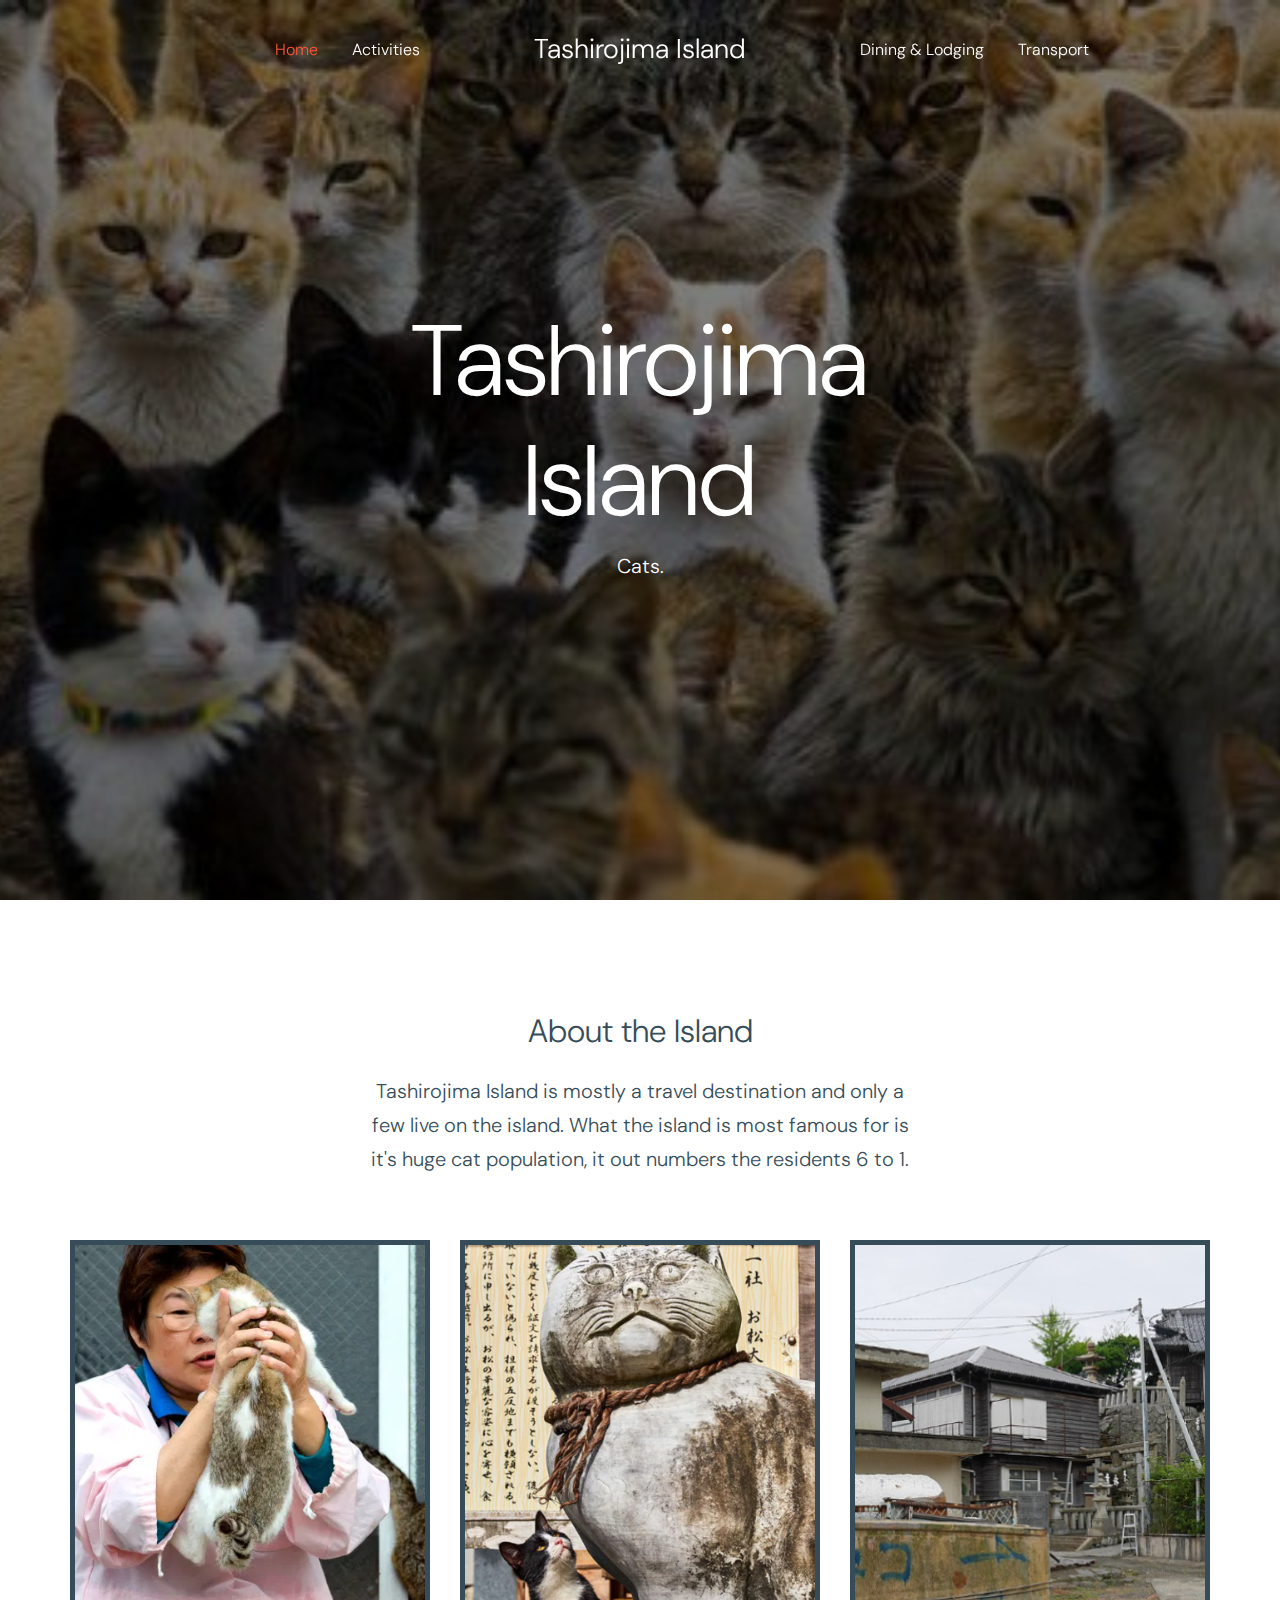
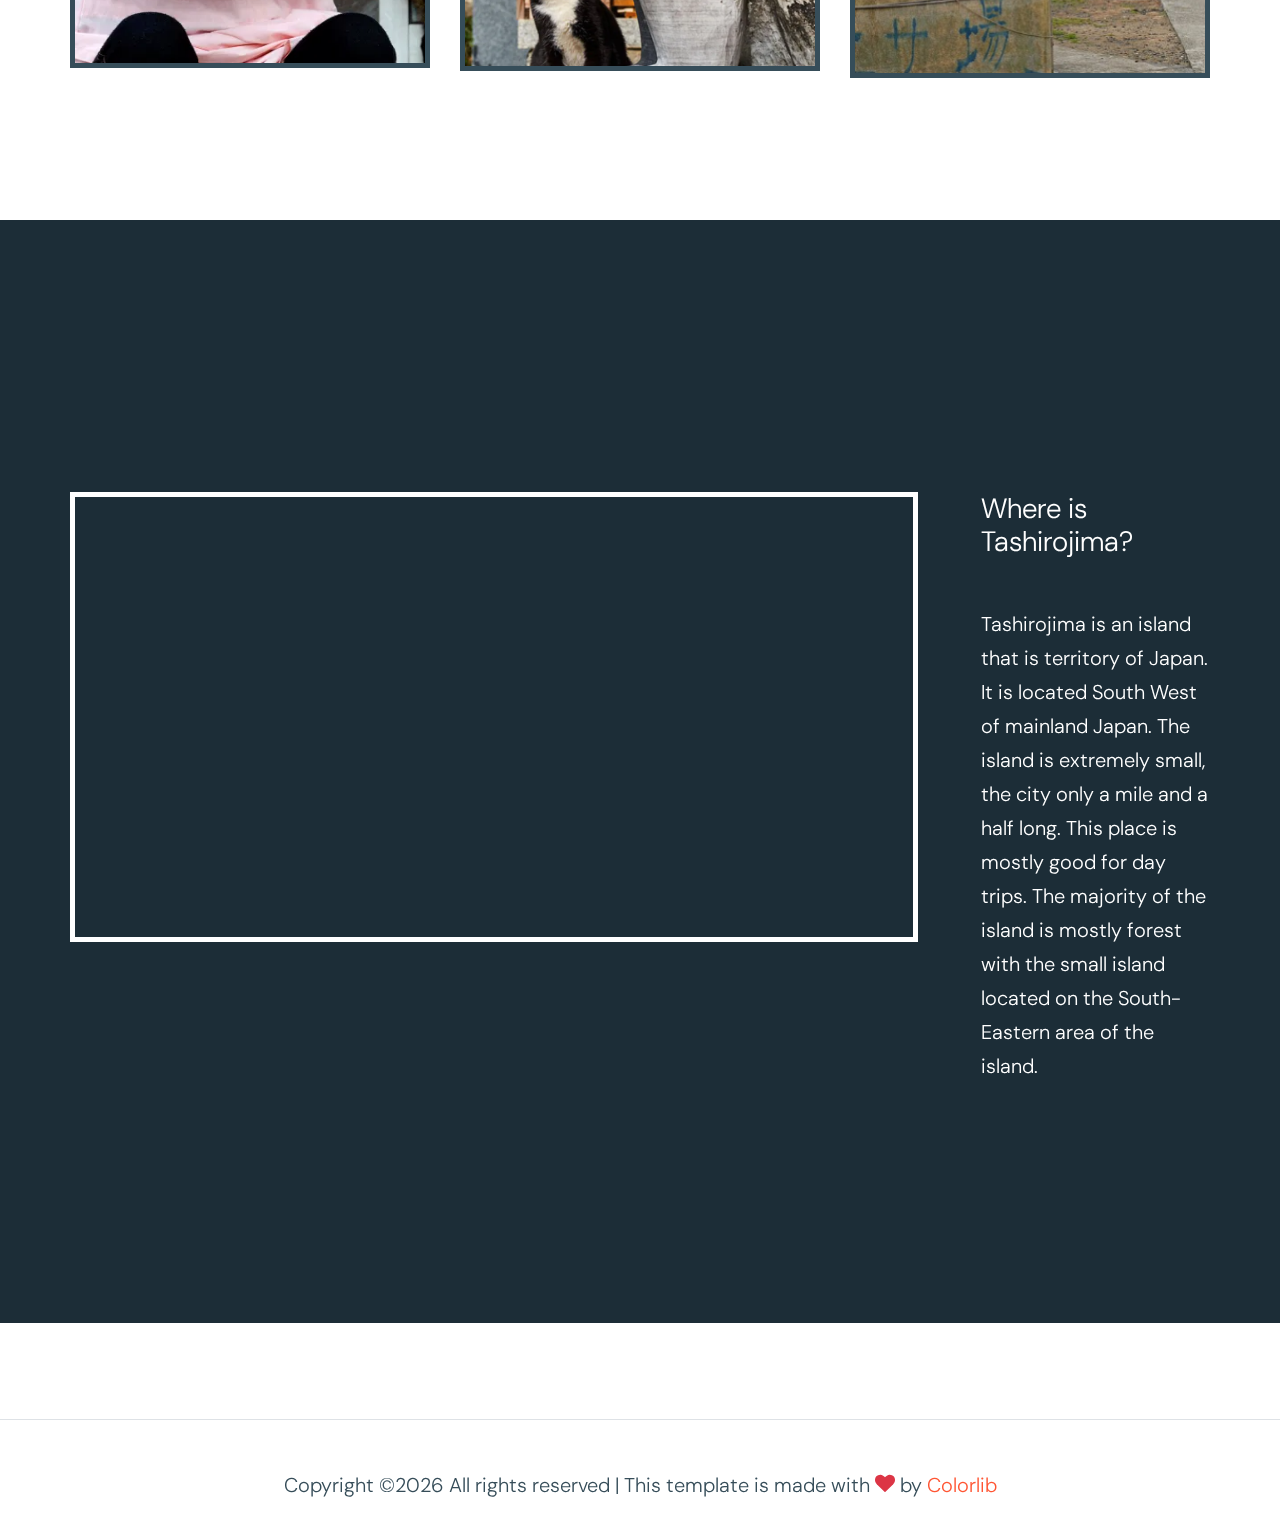
<file: index.html>
<!doctype html>
<html lang="en">

  <head>
    <title>Tashirojima Island &mdash; Website Template by Colorlib</title>
    <meta charset="utf-8">
    <meta name="viewport" content="width=device-width, initial-scale=1, shrink-to-fit=no">

    <link href="https://fonts.googleapis.com/css?family=DM+Sans:300,400,700&display=swap" rel="stylesheet">

    <link rel="stylesheet" href="fonts/icomoon/style.css">

    <link rel="stylesheet" href="css/bootstrap.min.css">
    <link rel="stylesheet" href="css/jquery.fancybox.min.css">
    <link rel="stylesheet" href="css/owl.carousel.min.css">
    <link rel="stylesheet" href="css/owl.theme.default.min.css">
    <link rel="stylesheet" href="fonts/flaticon/font/flaticon.css">
    <link rel="stylesheet" href="css/aos.css">

    <!-- MAIN CSS -->
    <link rel="stylesheet" href="css/style.css">

  </head>

  <body data-spy="scroll" data-target=".site-navbar-target" data-offset="300">


    <div class="site-wrap" id="home-section">

      <div class="site-mobile-menu site-navbar-target">
        <div class="site-mobile-menu-header">
          <div class="site-mobile-menu-close mt-3">
            <span class="icon-close2 js-menu-toggle"></span>
          </div>
        </div>
        <div class="site-mobile-menu-body"></div>
      </div>



      <header class="site-navbar site-navbar-target" role="banner">

        <div class="container">
          <div class="row align-items-center position-relative">

            <div class="col-lg-4">
              <nav class="site-navigation text-right ml-auto " role="navigation">
                <ul class="site-menu main-menu js-clone-nav ml-auto d-none d-lg-block">
                  <li class="active"><a href="index.html" class="nav-link">Home</a></li>
                  <li><a href="technology.html" class="nav-link">Activities</a></li>
                </ul>
              </nav>
            </div>
            <div class="col-lg-4 text-center">
              <div class="site-logo">
                <a href="index.html">Tashirojima Island</a>
              </div>


              <div class="ml-auto toggle-button d-inline-block d-lg-none"><a href="#" class="site-menu-toggle py-5 js-menu-toggle text-white"><span class="icon-menu h3 text-white"></span></a></div>
            </div>
            <div class="col-lg-4">
              <nav class="site-navigation text-left mr-auto " role="navigation">
                <ul class="site-menu main-menu js-clone-nav ml-auto d-none d-lg-block">
                  <li><a href="about.html" class="nav-link">Dining & Lodging</a></li>
                  <li><a href="careers.html" class="nav-link">Transport</a></li>
                </ul>
              </nav>
            </div>


          </div>
        </div>

      </header>

    <div class="ftco-blocks-cover-1">
      <div class="ftco-cover-1 overlay" style="background-image: url('images/unitedmewoations.jpg')">
        <div class="container">
          <div class="row align-items-center justify-content-center">
            <div class="col-lg-6 text-center">
              <h1>Tashirojima Island</h1>
              <p>Cats.</p>
            </div>
          </div>
        </div>
      </div>
    </div>

    <div class="container site-section">
      <div class="row justify-content-center text-center mb-5">
        <div class="col-md-6">
          <h2 class="mb-4">About the Island</h2>
          <p>Tashirojima Island is mostly a travel destination and only a few live on the island. What the island is most famous for is it's huge cat population, it out numbers the residents 6 to 1.</p>
        </div>
      </div>

      <div class="row">
        <div class="col-lg-4">
          <div class="feature-1">
            <img src="images/wc.PNG" alt="Image" class="img-fluid">
            <div class="feature-1-contents">
            </div>
          </div>
        </div>
        <div class="col-lg-4">
          <div class="feature-1">
            <img src="images/st.PNG" alt="Image" class="img-fluid">
            <div class="feature-1-contents">
            </div>
          </div>
        </div>
        <div class="col-lg-4">
          <div class="feature-1">
            <img src="images/gr.PNG" alt="Image" class="img-fluid">
            <div class="feature-1-contents">
            </div>
          </div>
        </div>
      </div>
    </div>


    <div class="site-section section-2">
      <div class="container">
        <div class="row justify-content-center text-center mb-5 section-2-title">
          <div class="col-md-6">
          </div>
        </div>
      </div>
      <div class="container site-section">
        <div class="row align-items-stretch feature-2">
          <div class="col-lg-9 feature-2-img">
            <iframe src="https://www.google.com/maps/embed?pb=!1m18!1m12!1m3!1d25049.382448767006!2d141.40041525447884!3d38.29866384869955!2m3!1f0!2f0!3f0!3m2!1i1024!2i768!4f13.1!3m3!1m2!1s0x5f89c00d07d663e7%3A0xd985f22a28c60972!2sTashirojima!5e0!3m2!1sen!2sus!4v1581520020278!5m2!1sen!2sus" width="600" height="450" frameborder="0" style="border:0;" allowfullscreen=""></iframe>
          </div>
          <div class="col-lg-3 feature-2-contents pl-lg-5">
            <div class="fixed-content">
              <h3 class="mb-5">Where is Tashirojima?</h3>
              <p>Tashirojima is an island that is territory of Japan. It is located South West of mainland Japan. The island is extremely small, the city only a mile and a half long. This place is mostly good for day trips. The majority of the island is mostly forest with the small island located on the South-Eastern area of the island.</p>
            </div>
          </div>
        </div>
      </div>

          </div>
        </div>
        <div class="row pt-5 mt-5 text-center">
          <div class="col-md-12">
            <div class="border-top pt-5">
              <p>
            <!-- Link back to Colorlib can't be removed. Template is licensed under CC BY 3.0. -->
            Copyright &copy;<script>document.write(new Date().getFullYear());</script> All rights reserved | This template is made with <i class="icon-heart text-danger" aria-hidden="true"></i> by <a href="https://colorlib.com" target="_blank" >Colorlib</a>
            <!-- Link back to Colorlib can't be removed. Template is licensed under CC BY 3.0. -->
            </p>
            </div>
          </div>

        </div>
      </div>
    </footer>

    </div>

    <script src="js/jquery-3.3.1.min.js"></script>
    <script src="js/popper.min.js"></script>
    <script src="js/bootstrap.min.js"></script>
    <script src="js/owl.carousel.min.js"></script>
    <script src="js/jquery.sticky.js"></script>
    <script src="js/jquery.waypoints.min.js"></script>
    <script src="js/jquery.animateNumber.min.js"></script>
    <script src="js/jquery.fancybox.min.js"></script>
    <script src="js/jquery.easing.1.3.js"></script>
    <script src="js/aos.js"></script>

    <script src="js/main.js"></script>

  </body>

</html>
</file>
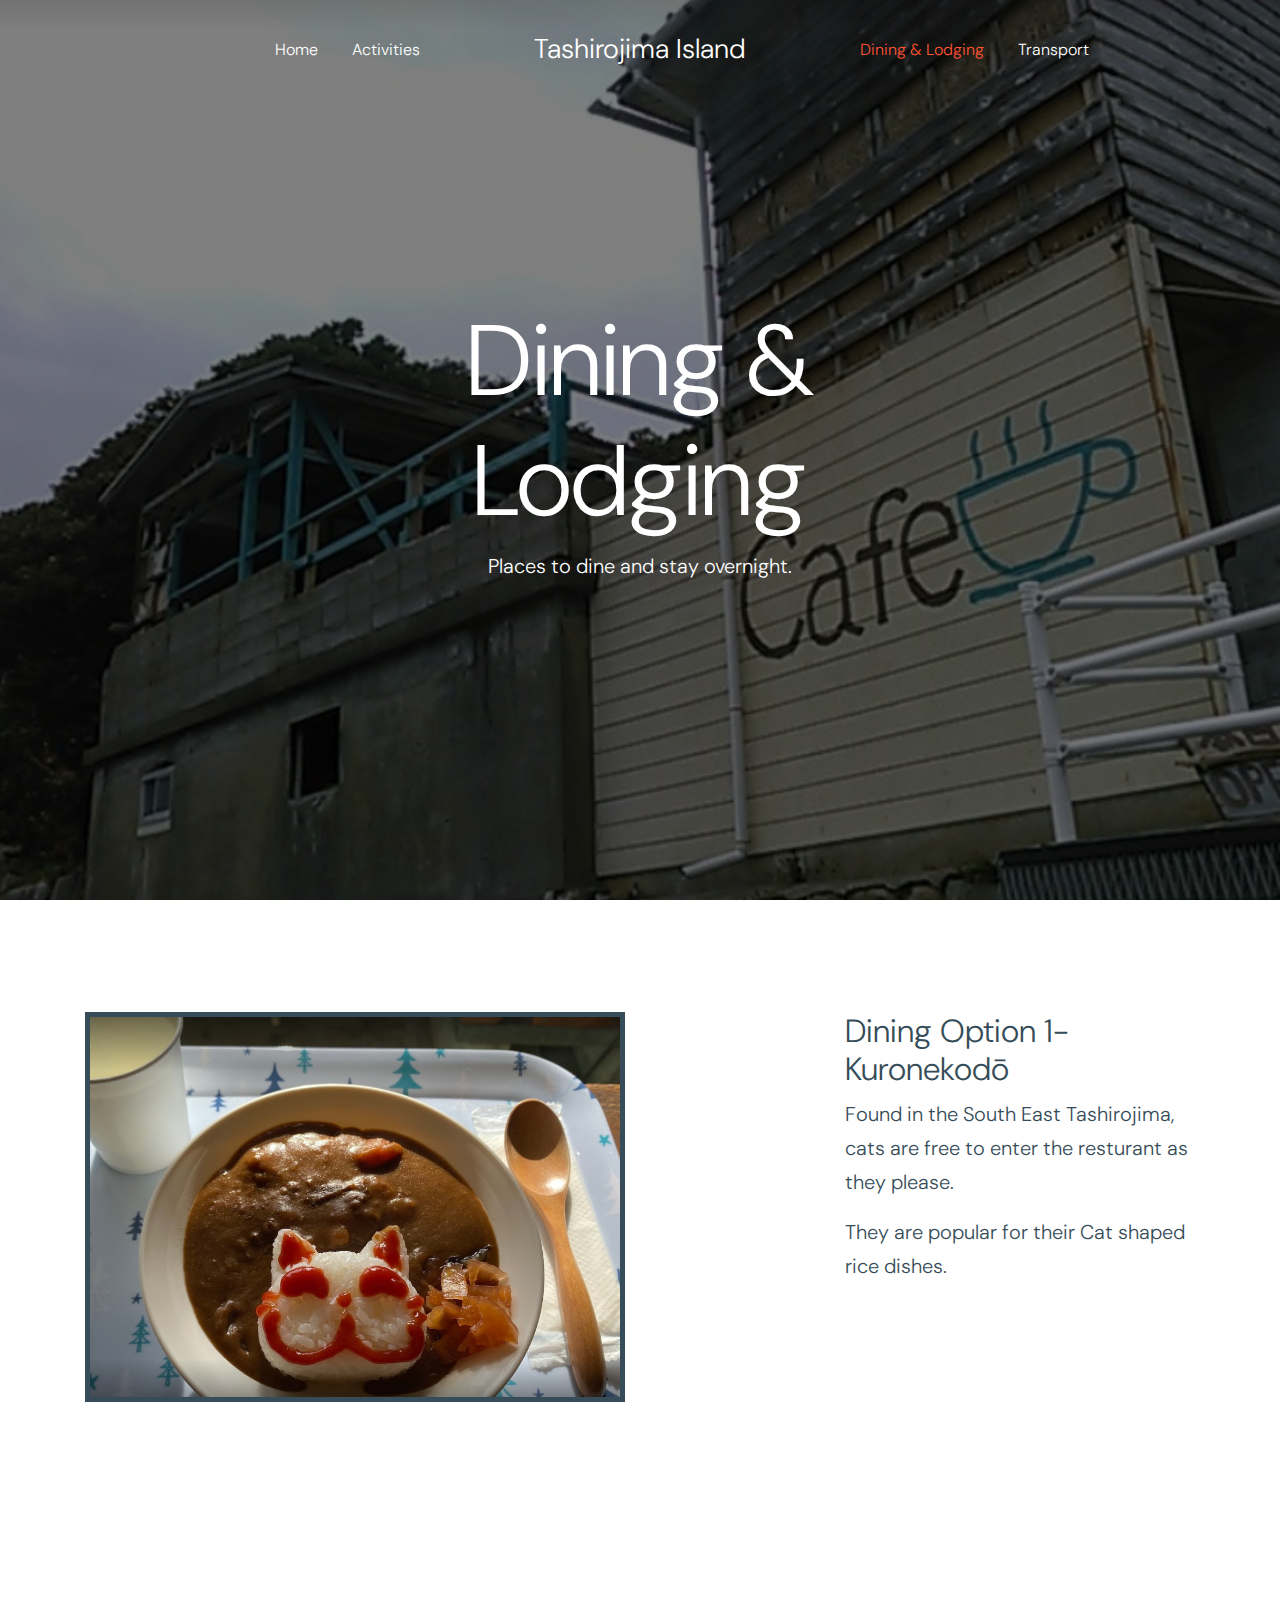
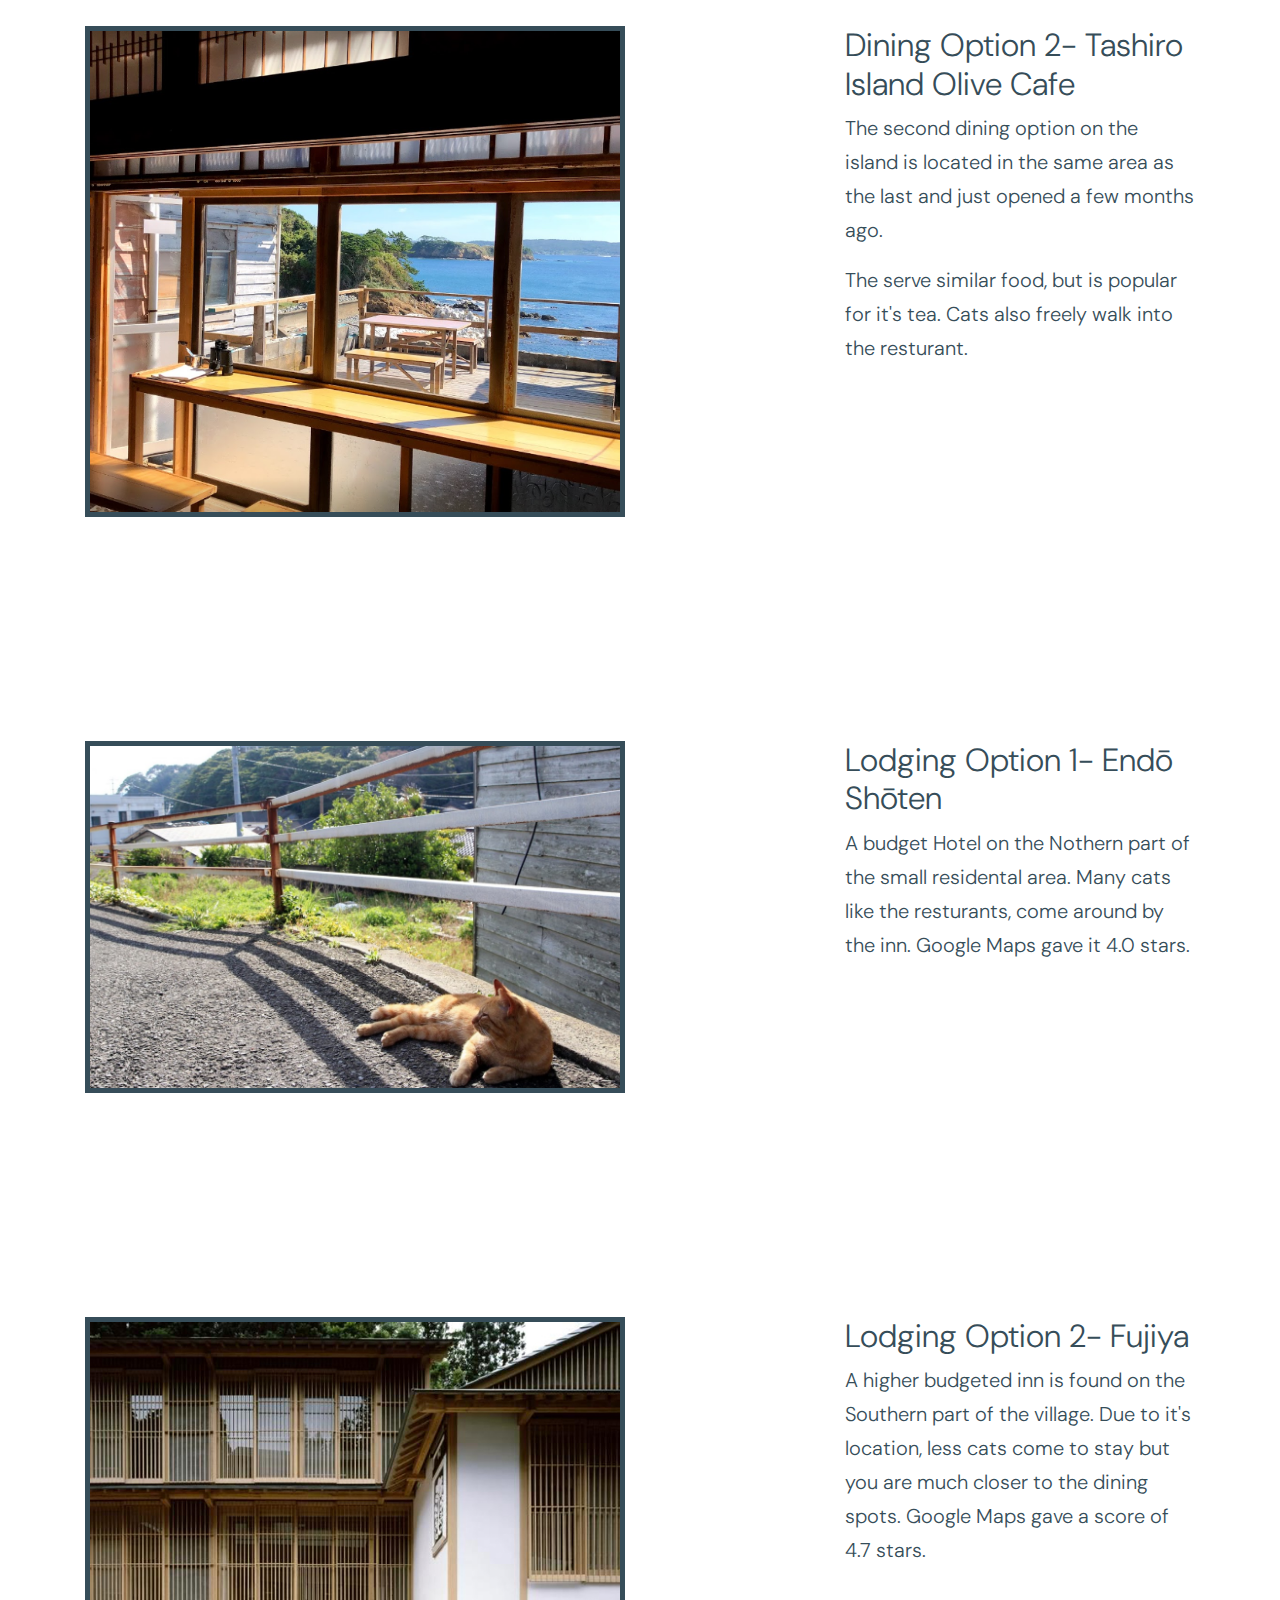
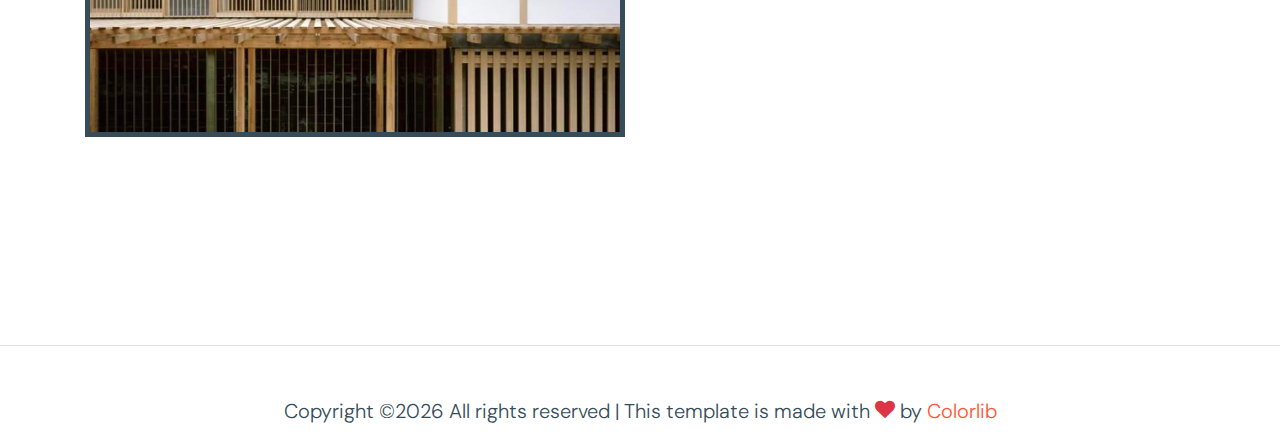
<file: about.html>
<!doctype html>
<html lang="en">

  <head>
    <title>Dining & Lodging &mdash; Website Template by Colorlib</title>
    <meta charset="utf-8">
    <meta name="viewport" content="width=device-width, initial-scale=1, shrink-to-fit=no">

    <link href="https://fonts.googleapis.com/css?family=DM+Sans:300,400,700&display=swap" rel="stylesheet">

    <link rel="stylesheet" href="fonts/icomoon/style.css">

    <link rel="stylesheet" href="css/bootstrap.min.css">
    <link rel="stylesheet" href="css/jquery.fancybox.min.css">
    <link rel="stylesheet" href="css/owl.carousel.min.css">
    <link rel="stylesheet" href="css/owl.theme.default.min.css">
    <link rel="stylesheet" href="fonts/flaticon/font/flaticon.css">
    <link rel="stylesheet" href="css/aos.css">

    <!-- MAIN CSS -->
    <link rel="stylesheet" href="css/style.css">

  </head>

  <body data-spy="scroll" data-target=".site-navbar-target" data-offset="300">


    <div class="site-wrap" id="home-section">

      <div class="site-mobile-menu site-navbar-target">
        <div class="site-mobile-menu-header">
          <div class="site-mobile-menu-close mt-3">
            <span class="icon-close2 js-menu-toggle"></span>
          </div>
        </div>
        <div class="site-mobile-menu-body"></div>
      </div>



      <header class="site-navbar site-navbar-target" role="banner">

        <div class="container">
          <div class="row align-items-center position-relative">

            <div class="col-lg-4">
              <nav class="site-navigation text-right ml-auto " role="navigation">
                <ul class="site-menu main-menu js-clone-nav ml-auto d-none d-lg-block">
                  <li><a href="index.html" class="nav-link">Home</a></li>
                  <li><a href="technology.html" class="nav-link">Activities</a></li>
                </ul>
              </nav>
            </div>
            <div class="col-lg-4 text-center">
              <div class="site-logo">
                <a href="index.html">Tashirojima Island</a>
              </div>


              <div class="ml-auto toggle-button d-inline-block d-lg-none"><a href="#" class="site-menu-toggle py-5 js-menu-toggle text-white"><span class="icon-menu h3 text-white"></span></a></div>
            </div>
            <div class="col-lg-4">
              <nav class="site-navigation text-left mr-auto " role="navigation">
                <ul class="site-menu main-menu js-clone-nav ml-auto d-none d-lg-block">
                  <li class="active"><a href="about.html" class="nav-link">Dining & Lodging</a></li>
                  <li><a href="careers.html" class="nav-link">Transport</a></li>
                </ul>
              </nav>
            </div>


          </div>
        </div>

      </header>

    <div class="ftco-blocks-cover-1">
      <div class="ftco-cover-1 overlay" style="background-image: url('images/cafe.PNG')">
        <div class="container">
          <div class="row align-items-center justify-content-center">
            <div class="col-lg-6 text-center">
              <h1>Dining & Lodging</h1>
              <p>Places to dine and stay overnight.</p>
            </div>
          </div>
        </div>
      </div>
    </div>


    <div class="site-section">
      <div class="container">
        <div class="row">
          <div class="col-lg-6 mb-5 mb-lg-0">
            <img src="images/KF.PNG" alt="Image" class="img-fluid">
          </div>
          <div class="col-lg-4 ml-auto">
            <h2>Dining Option 1- Kuronekodō</h2>
            <p>Found in the South East Tashirojima, cats are free to enter the resturant as they please.</p>
            <p>They are popular for their Cat shaped rice dishes.</p>
          </div>
        </div>
      </div>
    </div>


    <div class="site-section">
      <div class="container">
        <div class="row">
          <div class="col-lg-6 mb-5 mb-lg-0">
            <img src="images/toc.PNG" alt="Image" class="img-fluid">
          </div>
          <div class="col-lg-4 ml-auto">
            <h2>Dining Option 2- Tashiro Island Olive Cafe</h2>
            <p>The second dining option on the island is located in the same area as the last and just opened a few months ago.</p>
            <p>The serve similar food, but is popular for it's tea. Cats also freely walk into the resturant.</p>
          </div>
        </div>
      </div>
    </div>

    <div class="site-section">
      <div class="container">
        <div class="row">
          <div class="col-lg-6 mb-5 mb-lg-0">
            <img src="images/endo.PNG" alt="Image" class="img-fluid">
          </div>
          <div class="col-lg-4 ml-auto">
            <h2>Lodging Option 1- Endō Shōten</h2>
            <p>A budget Hotel on the Nothern part of the small residental area. Many cats like the resturants, come around by the inn. Google Maps gave it 4.0 stars.</p>
          </div>
        </div>
      </div>
    </div>

    <div class="site-section">
      <div class="container">
        <div class="row">
          <div class="col-lg-6 mb-5 mb-lg-0">
            <img src="images/f.jpg" alt="Image" class="img-fluid">
          </div>
          <div class="col-lg-4 ml-auto">
            <h2>Lodging Option 2- Fujiya</h2>
            <p>A higher budgeted inn is found on the Southern part of the village. Due to it's location, less cats come to stay but you are much closer to the dining spots. Google Maps gave a score of 4.7 stars.</p>
          </div>
        </div>
      </div>
    </div>

        <div class="row pt-5 mt-5 text-center">
          <div class="col-md-12">
            <div class="border-top pt-5">
              <p>
            <!-- Link back to Colorlib can't be removed. Template is licensed under CC BY 3.0. -->
            Copyright &copy;<script>document.write(new Date().getFullYear());</script> All rights reserved | This template is made with <i class="icon-heart text-danger" aria-hidden="true"></i> by <a href="https://colorlib.com" target="_blank" >Colorlib</a>
            <!-- Link back to Colorlib can't be removed. Template is licensed under CC BY 3.0. -->
            </p>
            </div>
          </div>

        </div>
      </div>
    </footer>

    </div>

    <script src="js/jquery-3.3.1.min.js"></script>
    <script src="js/popper.min.js"></script>
    <script src="js/bootstrap.min.js"></script>
    <script src="js/owl.carousel.min.js"></script>
    <script src="js/jquery.sticky.js"></script>
    <script src="js/jquery.waypoints.min.js"></script>
    <script src="js/jquery.animateNumber.min.js"></script>
    <script src="js/jquery.fancybox.min.js"></script>
    <script src="js/jquery.easing.1.3.js"></script>
    <script src="js/aos.js"></script>

    <script src="js/main.js"></script>

  </body>

</html>
</file>
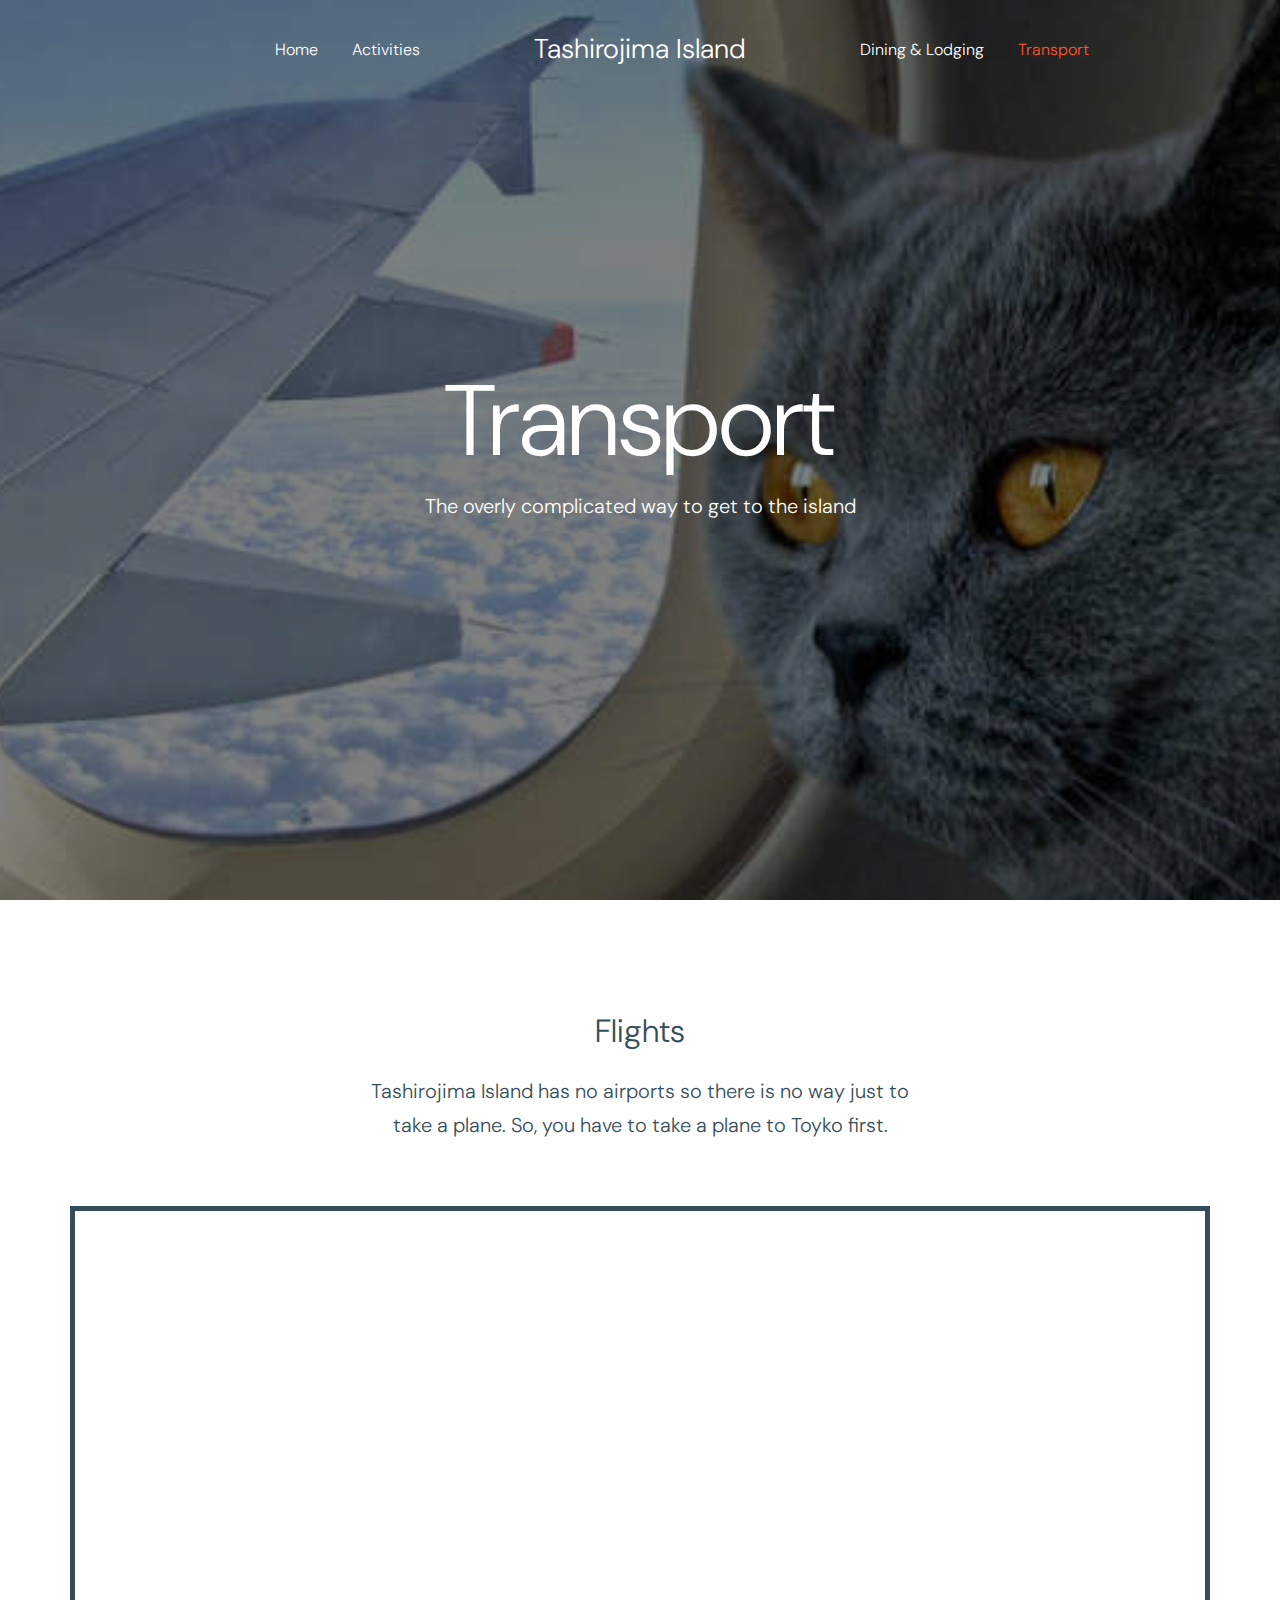
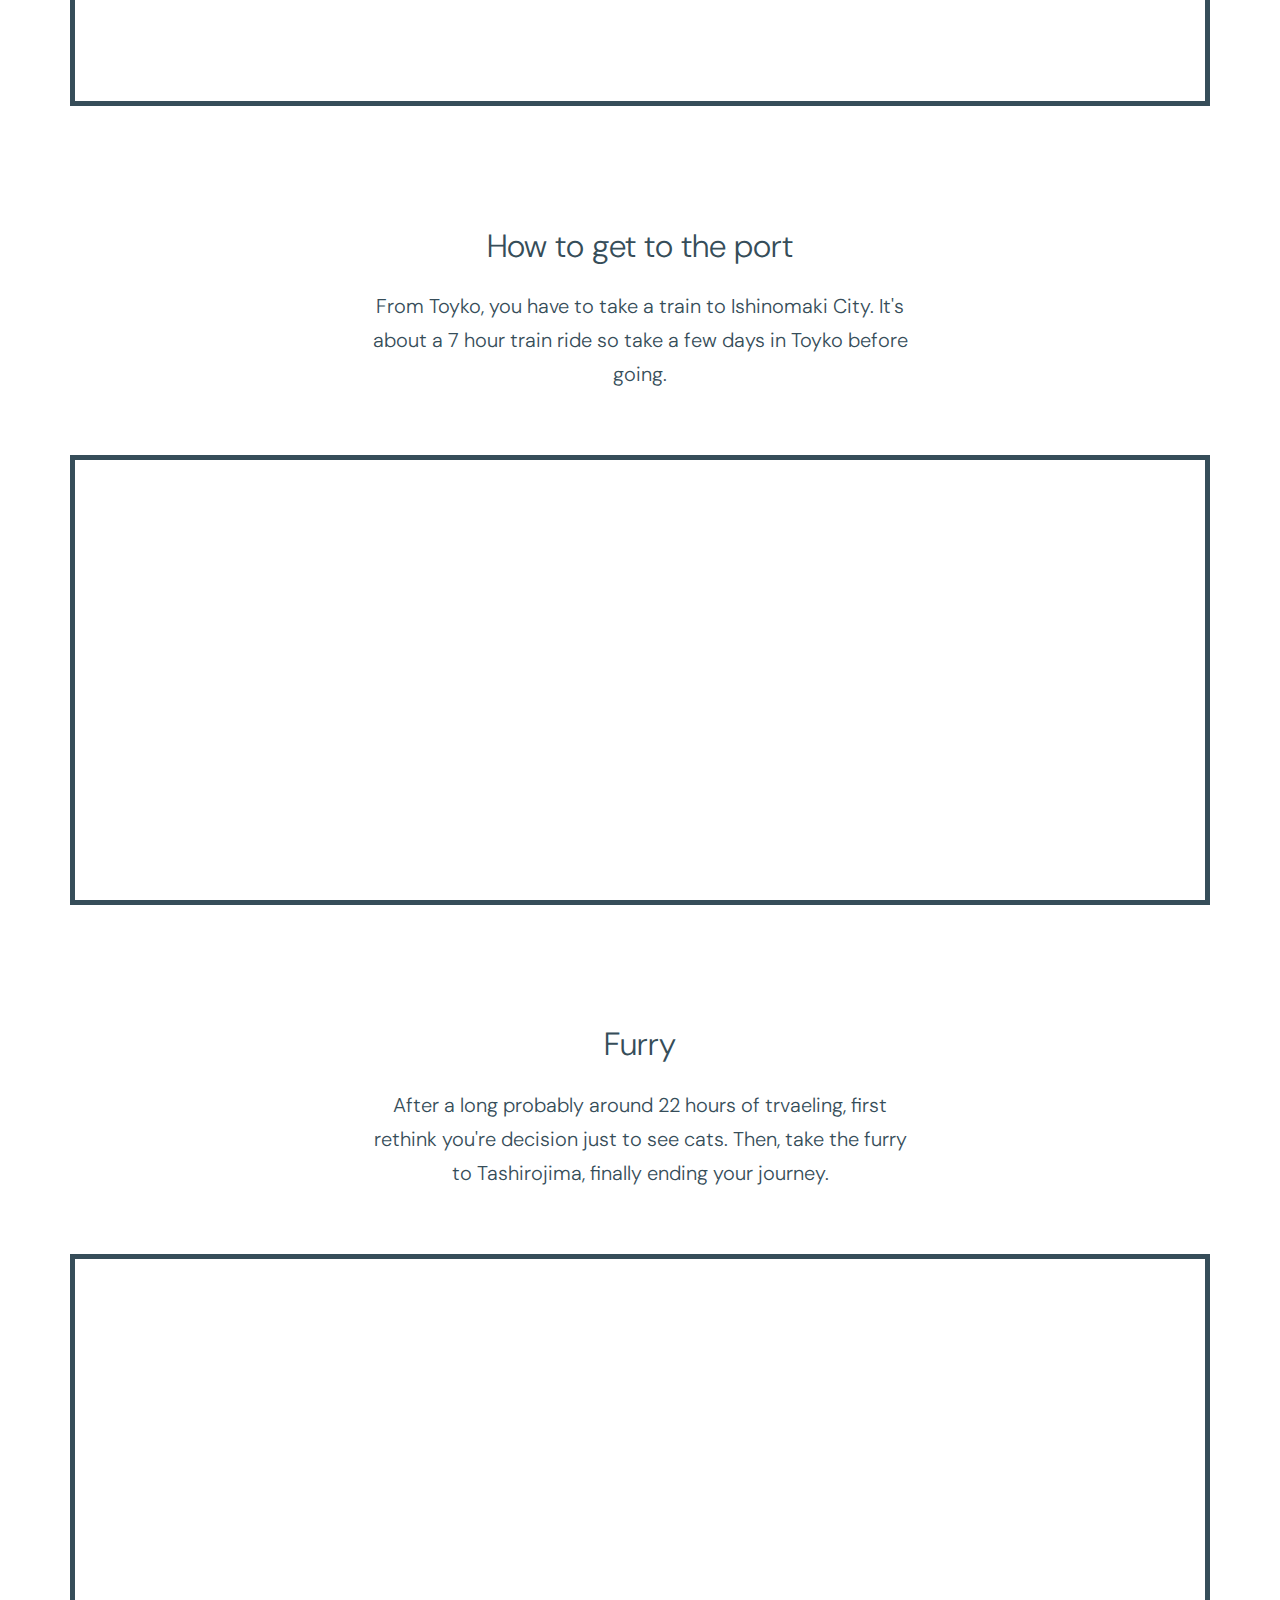
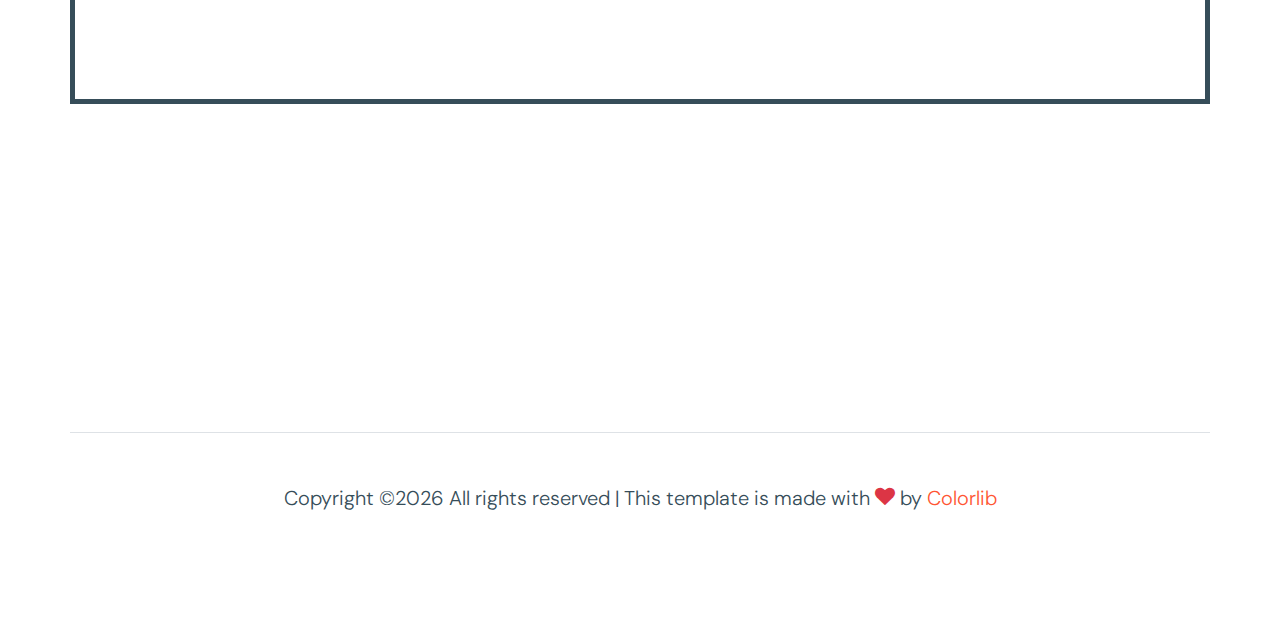
<file: careers.html>
<!doctype html>
<html lang="en">

  <head>
    <title>Transport &mdash; Website Template by Colorlib</title>
    <meta charset="utf-8">
    <meta name="viewport" content="width=device-width, initial-scale=1, shrink-to-fit=no">

    <link href="https://fonts.googleapis.com/css?family=DM+Sans:300,400,700&display=swap" rel="stylesheet">

    <link rel="stylesheet" href="fonts/icomoon/style.css">

    <link rel="stylesheet" href="css/bootstrap.min.css">
    <link rel="stylesheet" href="css/jquery.fancybox.min.css">
    <link rel="stylesheet" href="css/owl.carousel.min.css">
    <link rel="stylesheet" href="css/owl.theme.default.min.css">
    <link rel="stylesheet" href="fonts/flaticon/font/flaticon.css">
    <link rel="stylesheet" href="css/aos.css">

    <!-- MAIN CSS -->
    <link rel="stylesheet" href="css/style.css">

  </head>

  <body data-spy="scroll" data-target=".site-navbar-target" data-offset="300">


    <div class="site-wrap" id="home-section">

      <div class="site-mobile-menu site-navbar-target">
        <div class="site-mobile-menu-header">
          <div class="site-mobile-menu-close mt-3">
            <span class="icon-close2 js-menu-toggle"></span>
          </div>
        </div>
        <div class="site-mobile-menu-body"></div>
      </div>



      <header class="site-navbar site-navbar-target" role="banner">

        <div class="container">
          <div class="row align-items-center position-relative">

            <div class="col-lg-4">
              <nav class="site-navigation text-right ml-auto " role="navigation">
                <ul class="site-menu main-menu js-clone-nav ml-auto d-none d-lg-block">
                  <li><a href="index.html" class="nav-link">Home</a></li>
                  <li><a href="technology.html" class="nav-link">Activities</a></li>
                </ul>
              </nav>
            </div>
            <div class="col-lg-4 text-center">
              <div class="site-logo">
                <a href="index.html">Tashirojima Island</a>
              </div>


              <div class="ml-auto toggle-button d-inline-block d-lg-none"><a href="#" class="site-menu-toggle py-5 js-menu-toggle text-white"><span class="icon-menu h3 text-white"></span></a></div>
            </div>
            <div class="col-lg-4">
              <nav class="site-navigation text-left mr-auto " role="navigation">
                <ul class="site-menu main-menu js-clone-nav ml-auto d-none d-lg-block">
                  <li><a href="about.html" class="nav-link">Dining & Lodging</a></li>
                  <li class="active"><a href="careers.html" class="nav-link">Transport</a></li>
                </ul>
              </nav>
            </div>


          </div>
        </div>

      </header>

    <div class="ftco-blocks-cover-1">
      <div class="ftco-cover-1 overlay" style="background-image: url('images/plane.jpg')">
        <div class="container">
          <div class="row align-items-center justify-content-center">
            <div class="col-lg-6 text-center">
              <h1>Transport</h1>
              <p>The overly complicated way to get to the island</p>
            </div>
          </div>
        </div>
      </div>
    </div>

        <div class="container site-section">
          <div class="row justify-content-center text-center mb-5">
            <div class="col-md-6">
              <h2 class="mb-4">Flights</h2>
              <p>Tashirojima Island has no airports so there is no way just to take a plane. So, you have to take a plane to Toyko first.</p>
            </div>
          </div>
              <iframe class="ad" src="https://www.tripadvisor.com/Flights-g1023406-Ishinomaki_Miyagi_Prefecture_Tohoku-Cheap_Discount_Airfares.html"></iframe>

              <div class="container site-section">
                <div class="row justify-content-center text-center mb-5">
                  <div class="col-md-6">
                    <h2 class="mb-4">How to get to the port</h2>
                    <p>From Toyko, you have to take a train to Ishinomaki City. It's about a 7 hour train ride so take a few days in Toyko before going.</p>
                  </div>
                </div>
                    <iframe src="https://www.google.com/maps/embed?pb=!1m28!1m12!1m3!1d1631757.751886411!2d139.3361123186602!3d36.98529207455144!2m3!1f0!2f0!3f0!3m2!1i1024!2i768!4f13.1!4m13!3e3!4m5!1s0x6018640ba43192e3%3A0xd32c3a9d146f8df!2sHaneda%20Airport%20(HND)%2C%20Hanedakuko%2C%20Ota%20City%2C%20Tokyo%20144-0041%2C%20Japan!3m2!1d35.5493932!2d139.7798386!4m5!1s0x5f89a52c69462c1d%3A0xd247d6a6fe229545!2sIshinomaki%2C%20Miyagi%2C%20Japan!3m2!1d38.434332!2d141.3028682!5e0!3m2!1sen!2sus!4v1582294108502!5m2!1sen!2sus" width="600" height="450" frameborder="0" style="border:0;" allowfullscreen=""></iframe>

                    <div class="container site-section">
                      <div class="row justify-content-center text-center mb-5">
                        <div class="col-md-6">
                          <h2 class="mb-4">Furry</h2>
                          <p>After a long probably around 22 hours of trvaeling, first rethink you're decision just to see cats. Then, take the furry to Tashirojima, finally ending your journey.</p>
                        </div>
                      </div>
                          <iframe src="https://www.google.com/maps/embed?pb=!1m28!1m12!1m3!1d70812.79883771723!2d141.39033909928864!3d38.33710368789245!2m3!1f0!2f0!3f0!3m2!1i1024!2i768!4f13.1!4m13!3e2!4m5!1s0x5f89a52c69462c1d%3A0xd247d6a6fe229545!2sIshinomaki%2C%20Miyagi%2C%20Japan!3m2!1d38.434332!2d141.3028682!4m5!1s0x5f89c00d07d663e7%3A0xd985f22a28c60972!2sTashirojima%2C%20Tashirohama%2C%20Ishinomaki%2C%20Miyagi%2C%20Japan!3m2!1d38.2942075!2d141.4164456!5e0!3m2!1sen!2sus!4v1582294381791!5m2!1sen!2sus" width="600" height="450" frameborder="0" style="border:0;" allowfullscreen=""></iframe>

          </div>
        </div>
        <div class="row pt-5 mt-5 text-center">
          <div class="col-md-12">
            <div class="border-top pt-5">
              <p>
            <!-- Link back to Colorlib can't be removed. Template is licensed under CC BY 3.0. -->
            Copyright &copy;<script>document.write(new Date().getFullYear());</script> All rights reserved | This template is made with <i class="icon-heart text-danger" aria-hidden="true"></i> by <a href="https://colorlib.com" target="_blank" >Colorlib</a>
            <!-- Link back to Colorlib can't be removed. Template is licensed under CC BY 3.0. -->
            </p>
            </div>
          </div>

        </div>
      </div>
    </footer>

    </div>

    <script src="js/jquery-3.3.1.min.js"></script>
    <script src="js/popper.min.js"></script>
    <script src="js/bootstrap.min.js"></script>
    <script src="js/owl.carousel.min.js"></script>
    <script src="js/jquery.sticky.js"></script>
    <script src="js/jquery.waypoints.min.js"></script>
    <script src="js/jquery.animateNumber.min.js"></script>
    <script src="js/jquery.fancybox.min.js"></script>
    <script src="js/jquery.easing.1.3.js"></script>
    <script src="js/aos.js"></script>

    <script src="js/main.js"></script>

  </body>

</html>
</file>
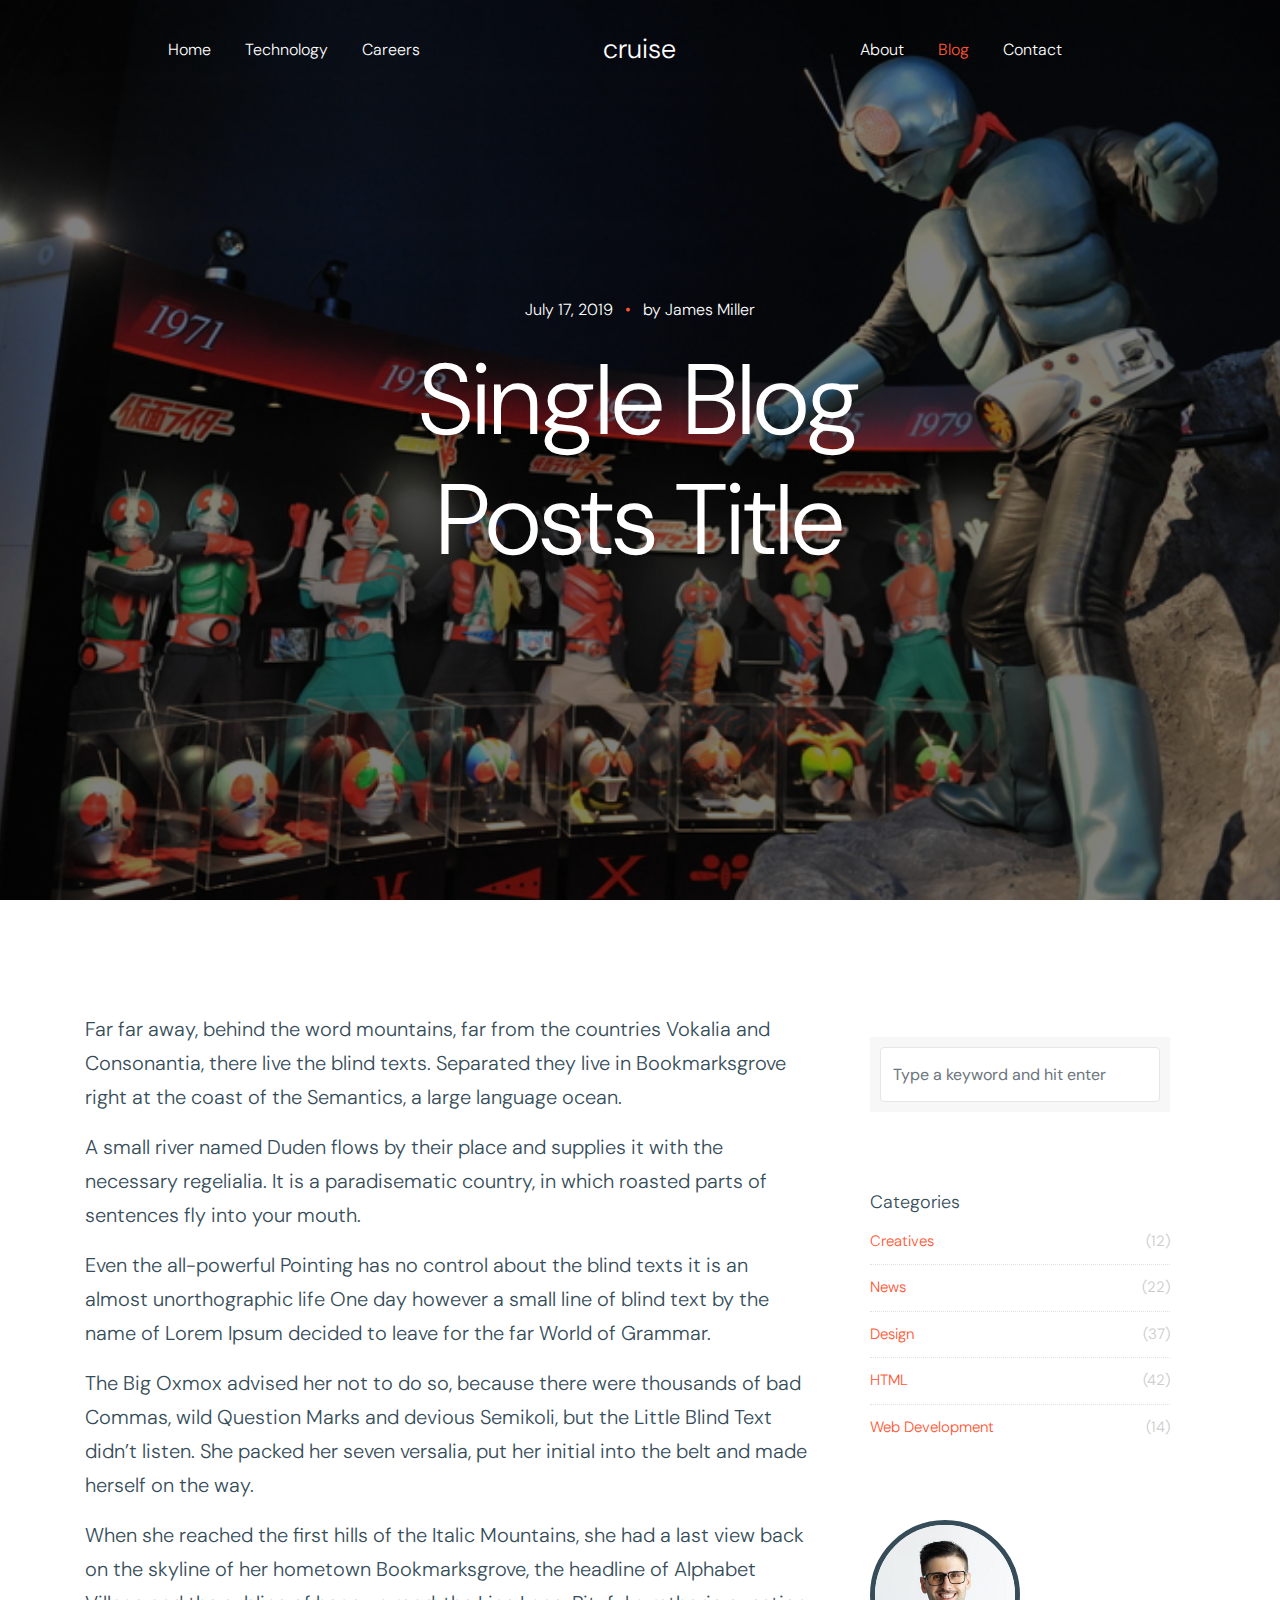
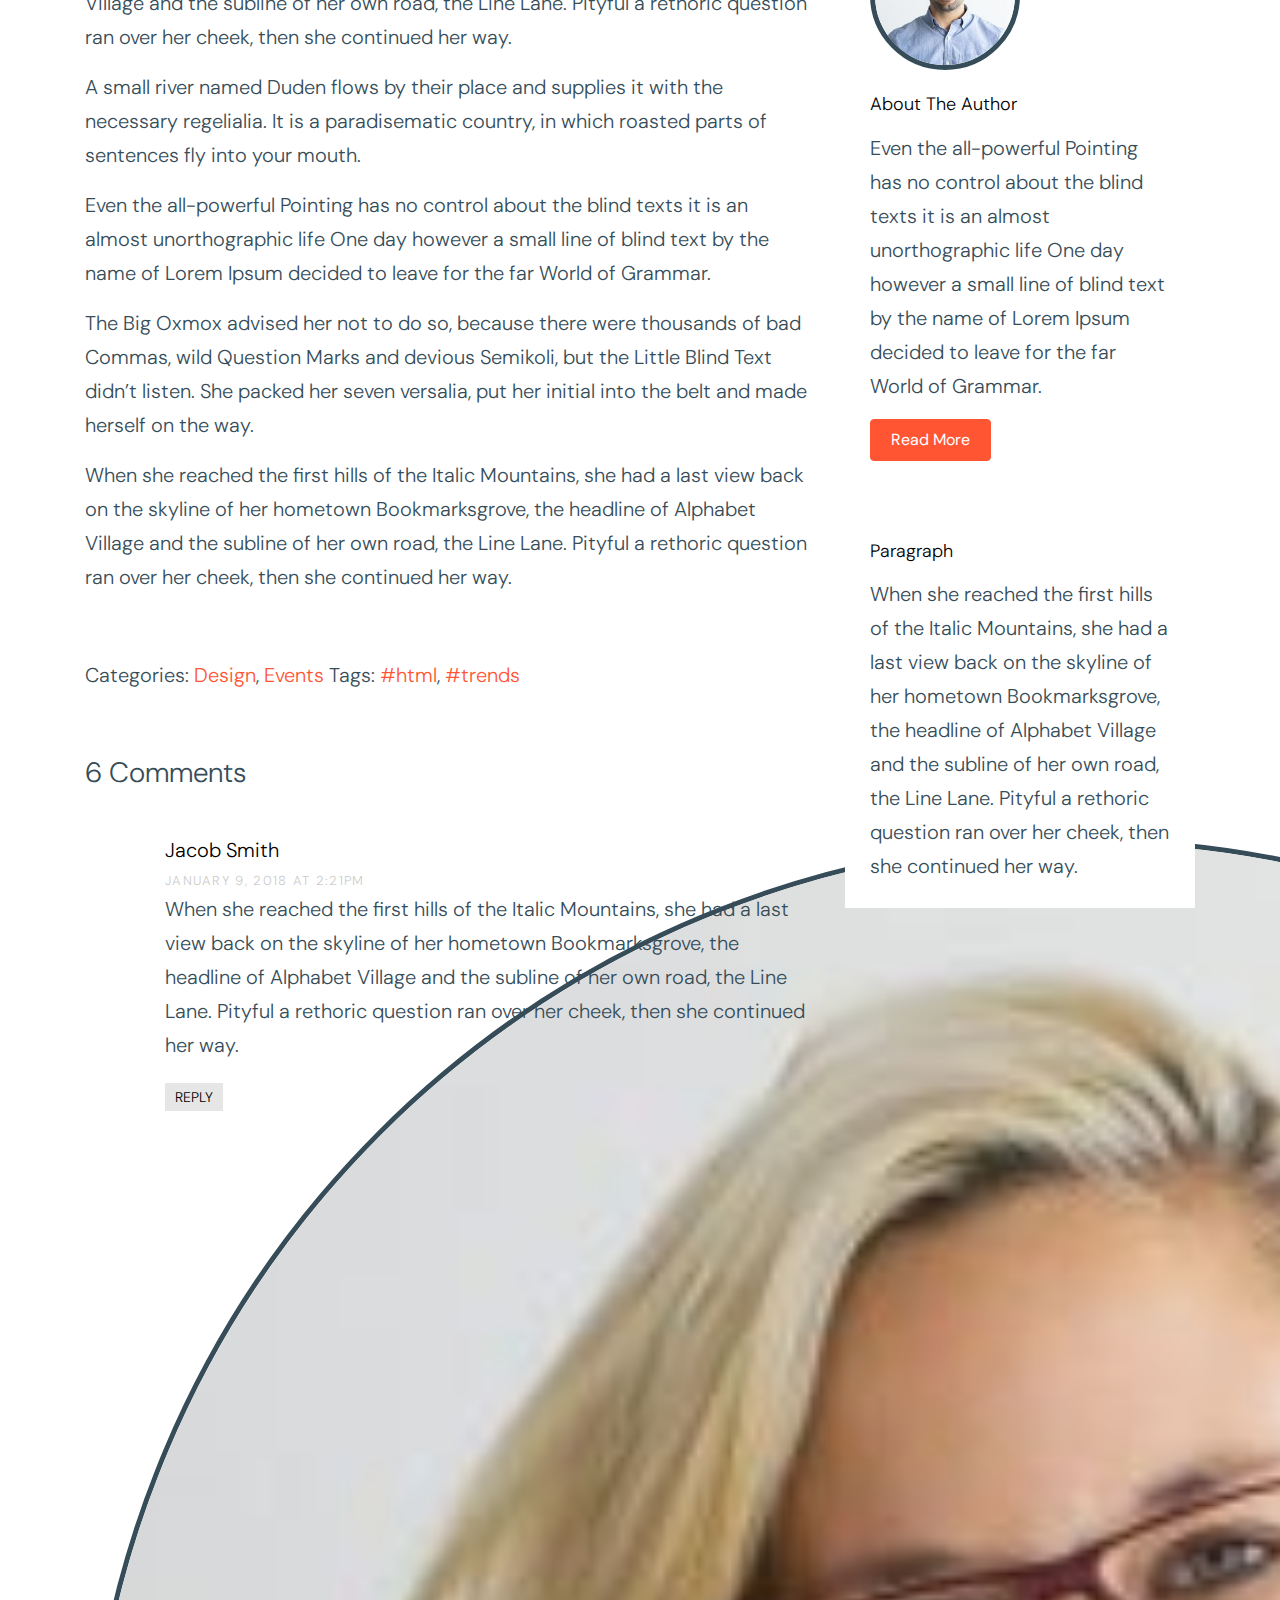
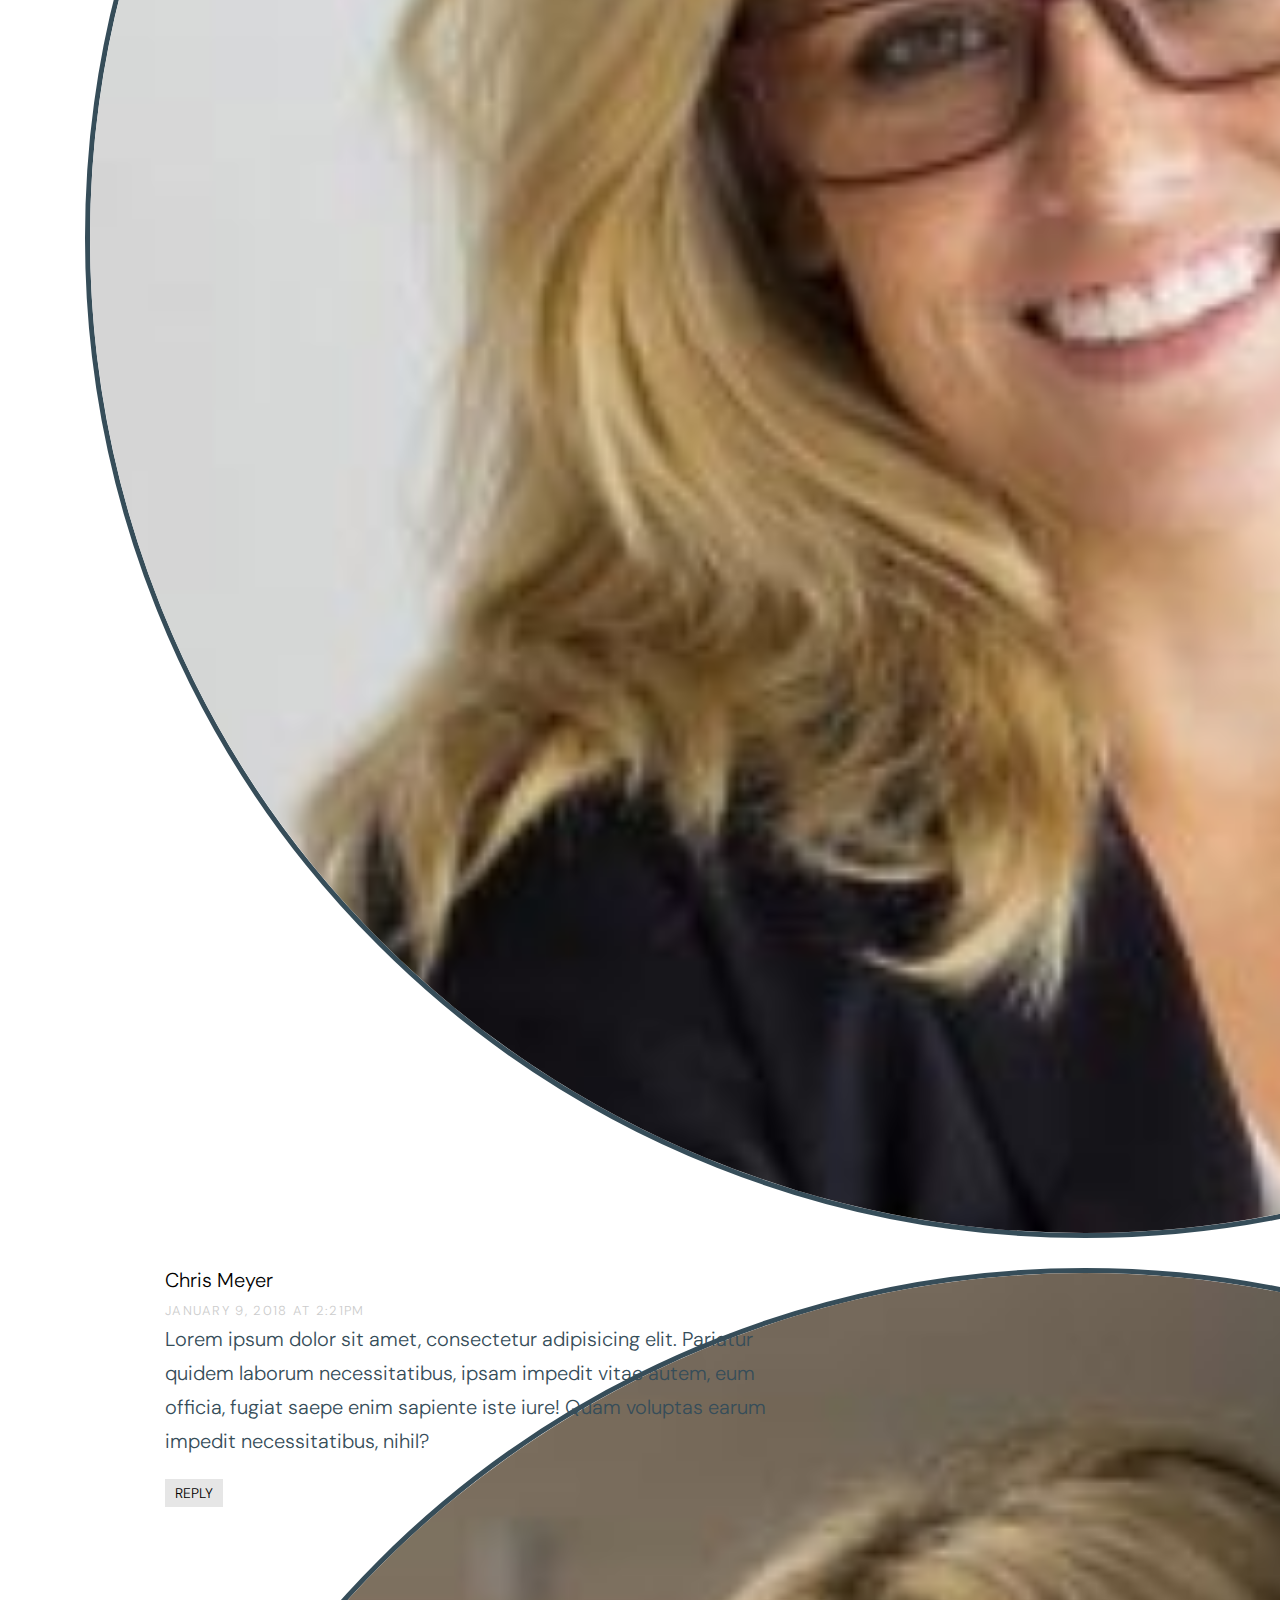
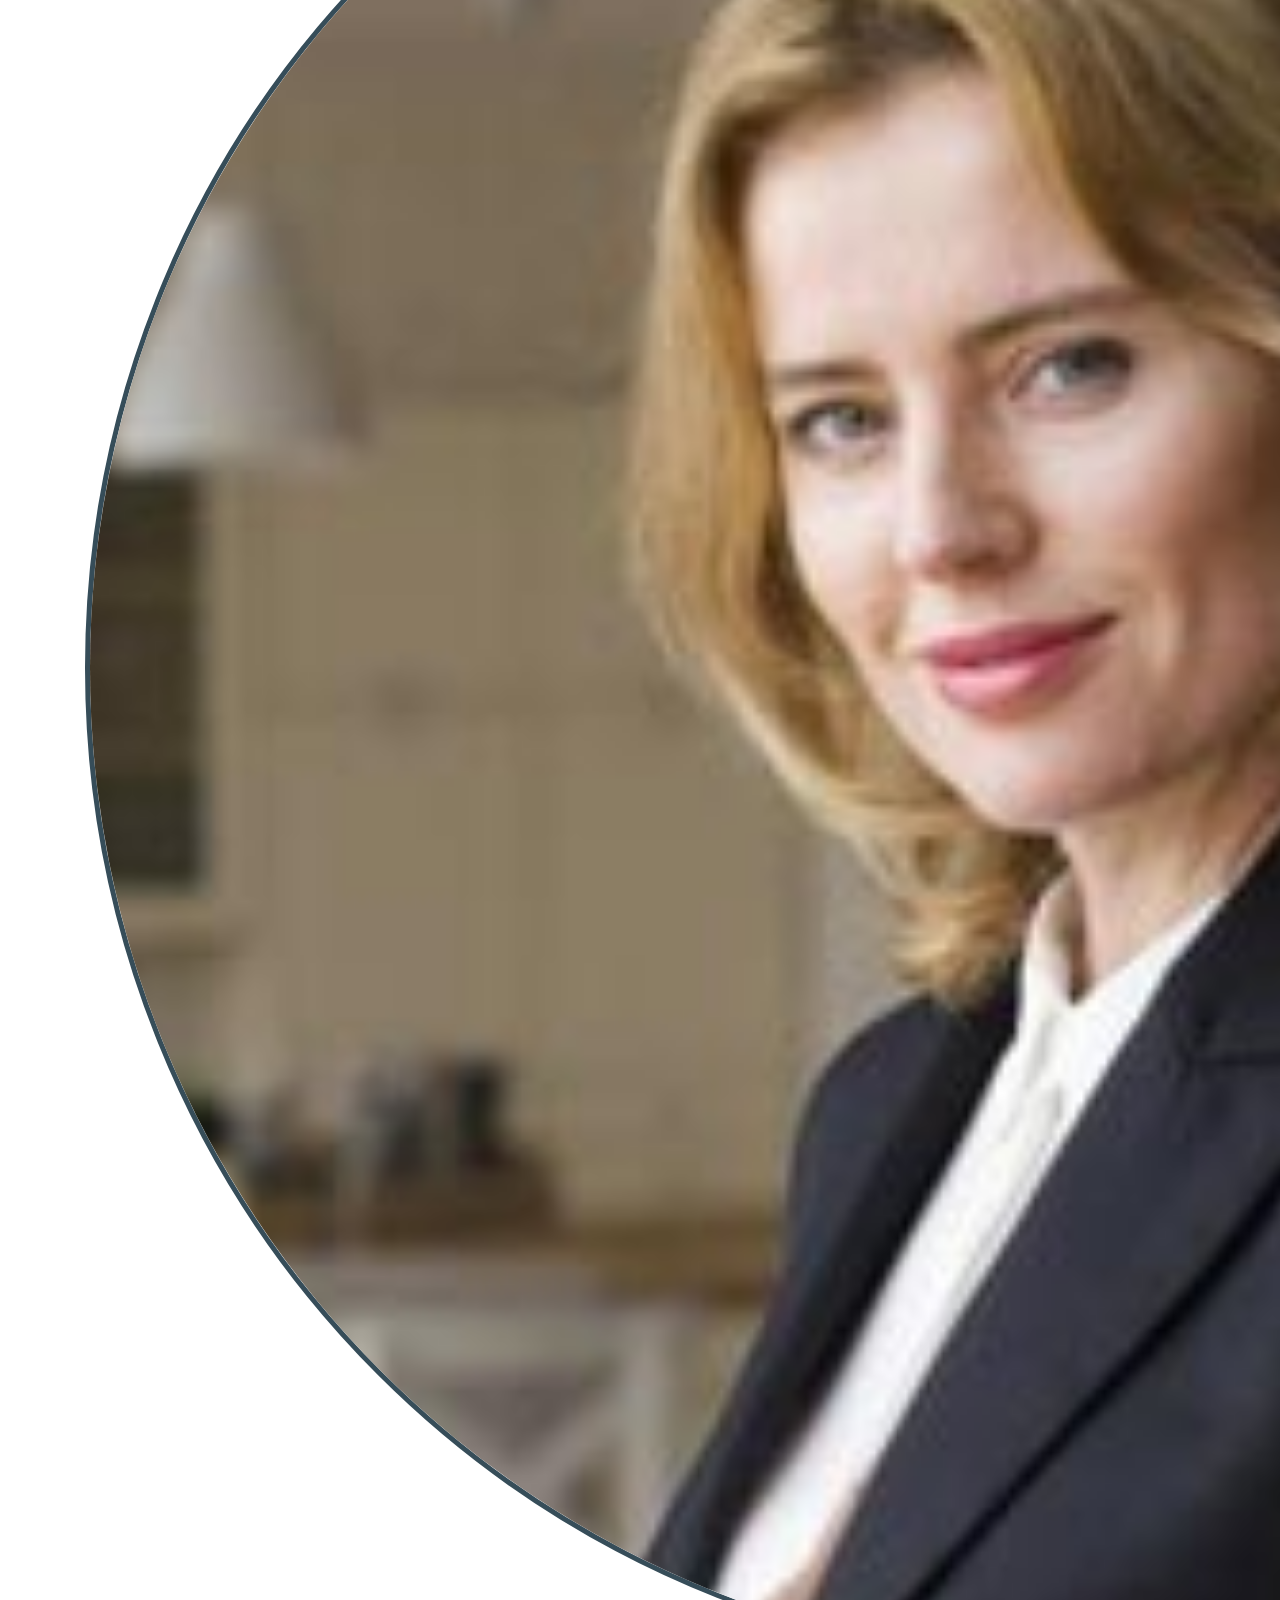
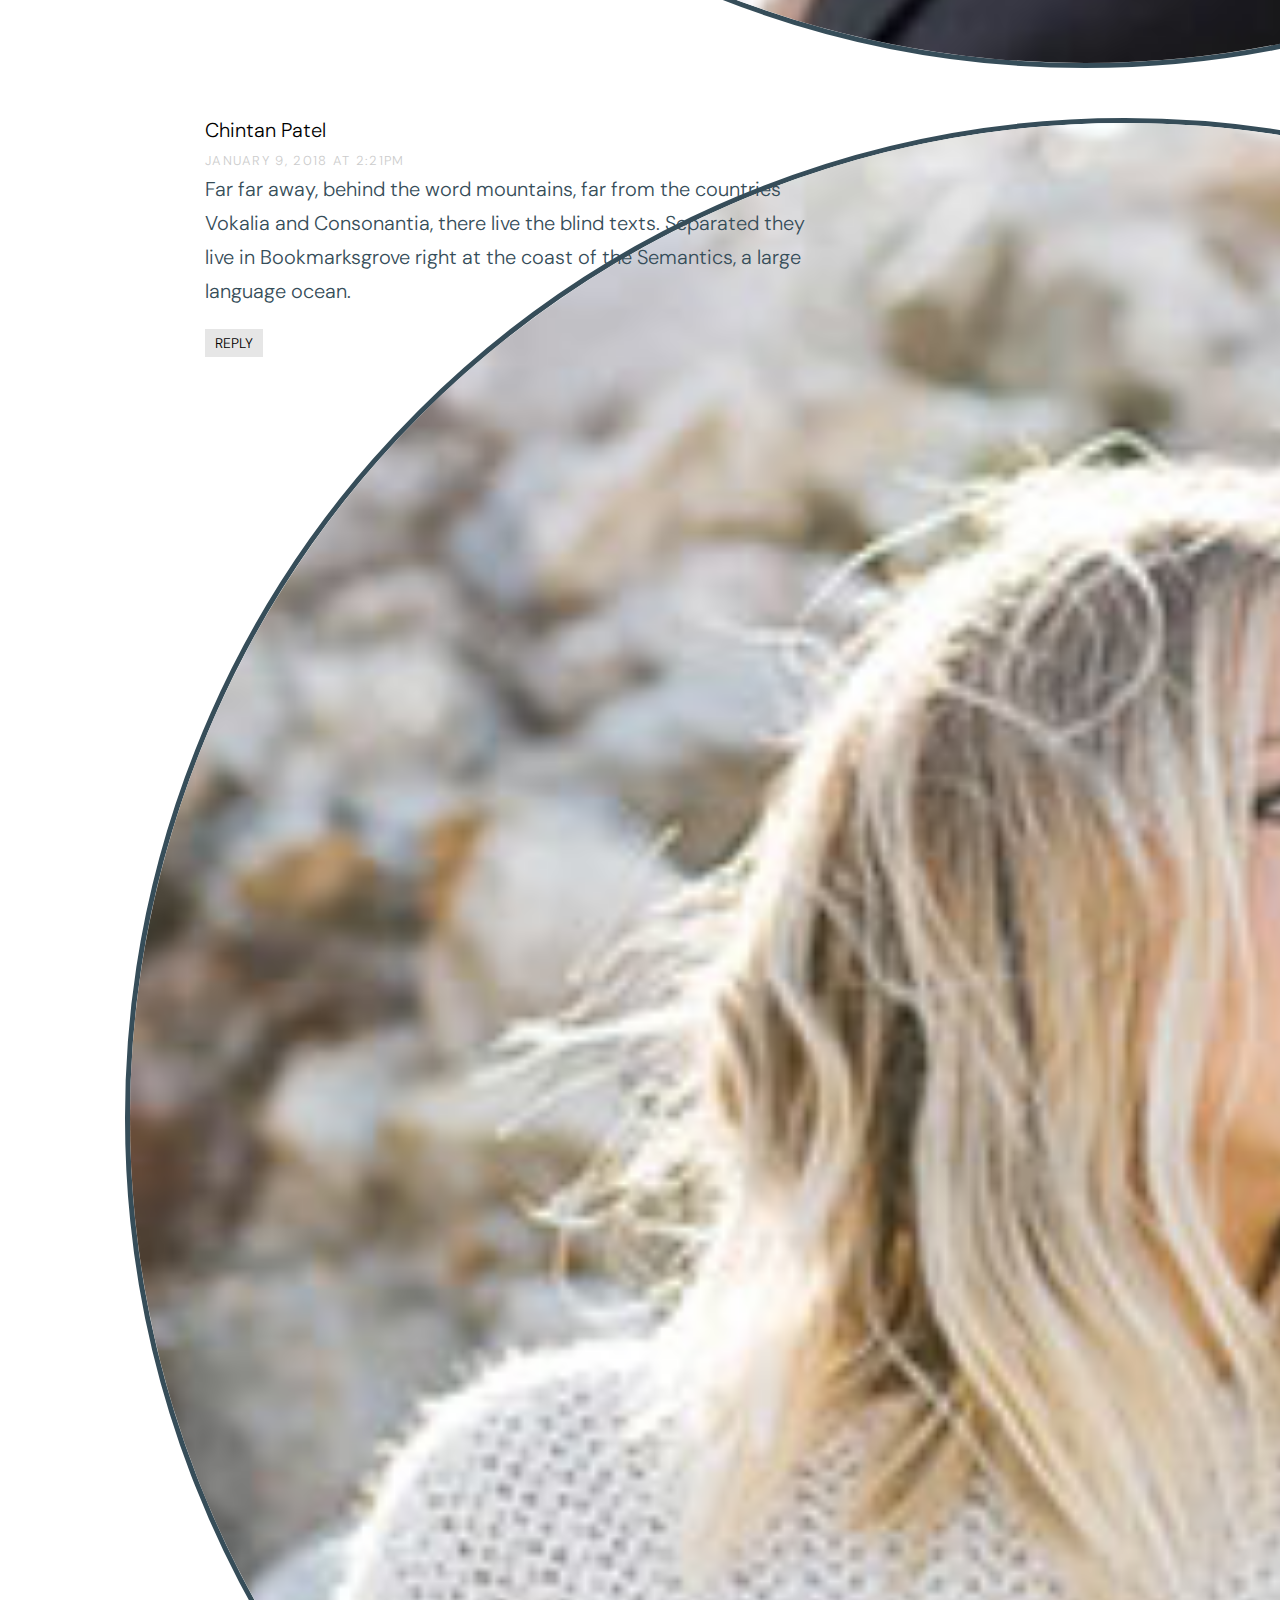
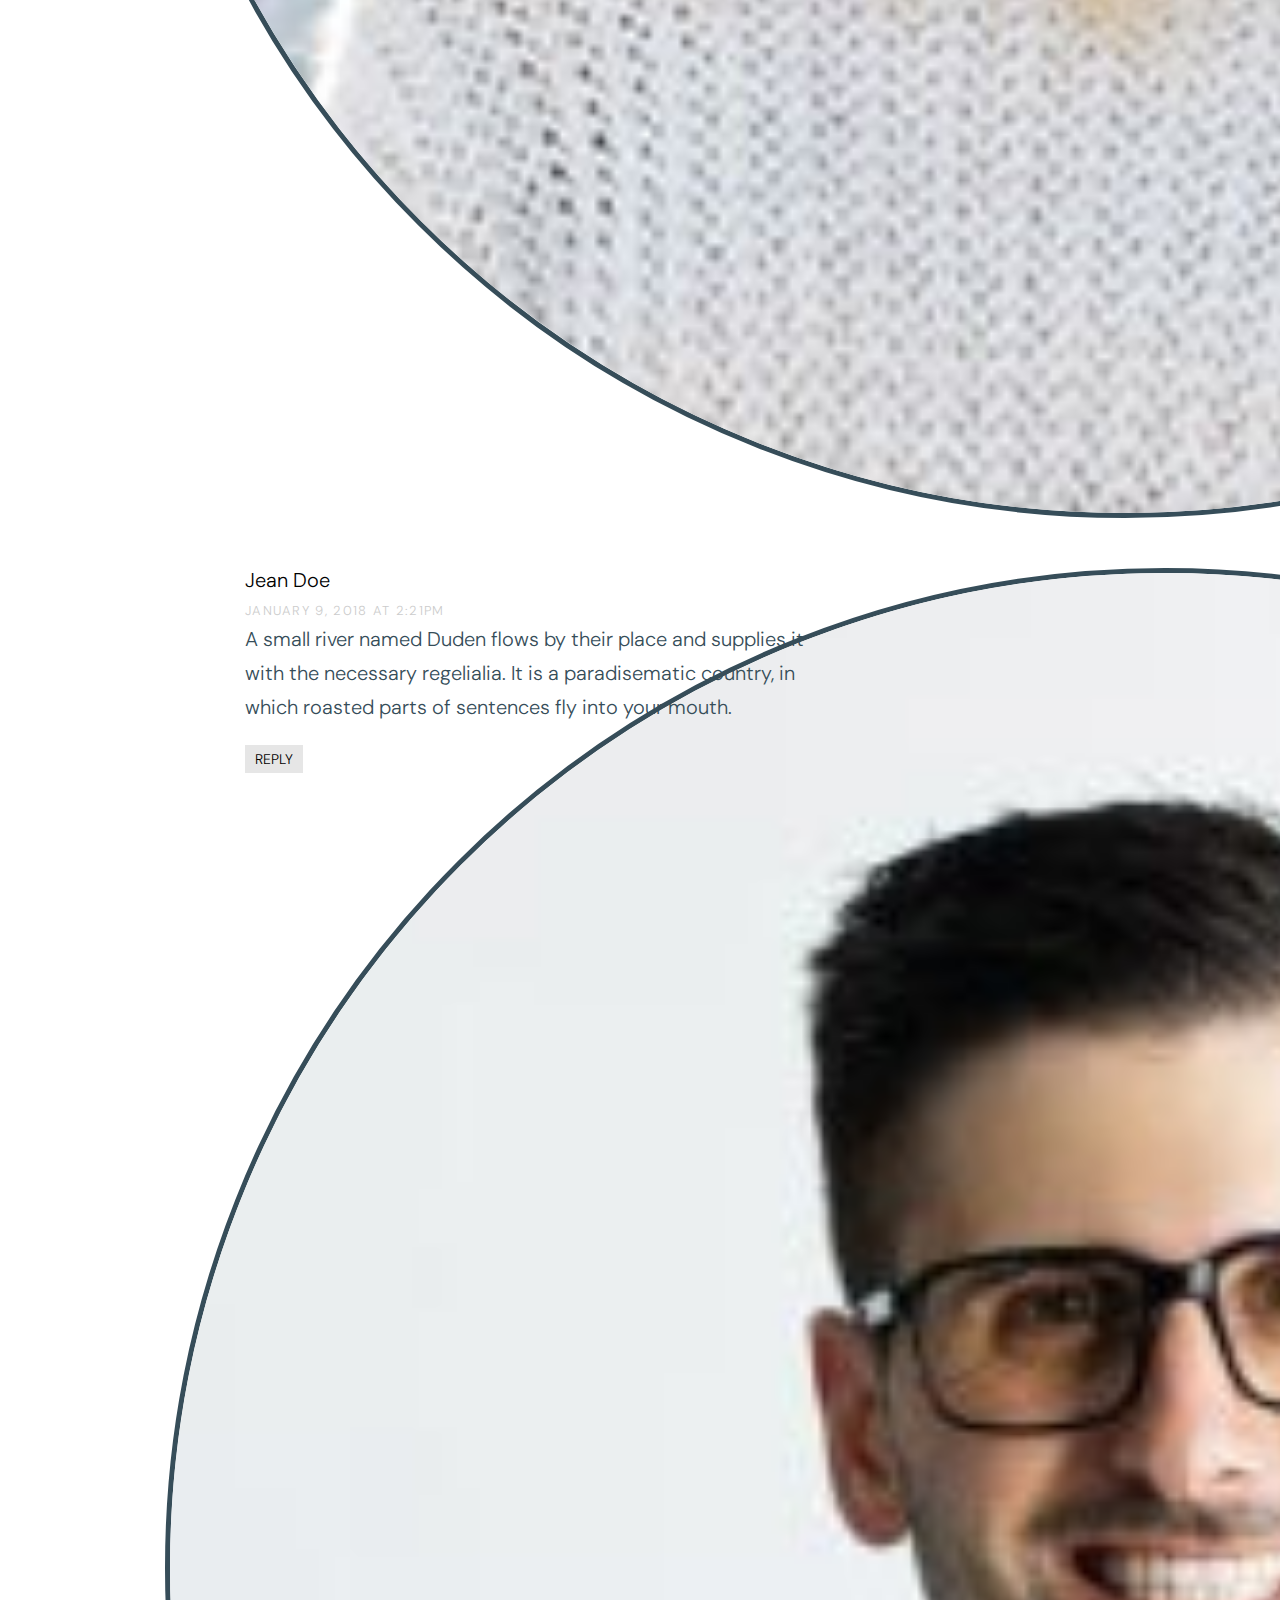
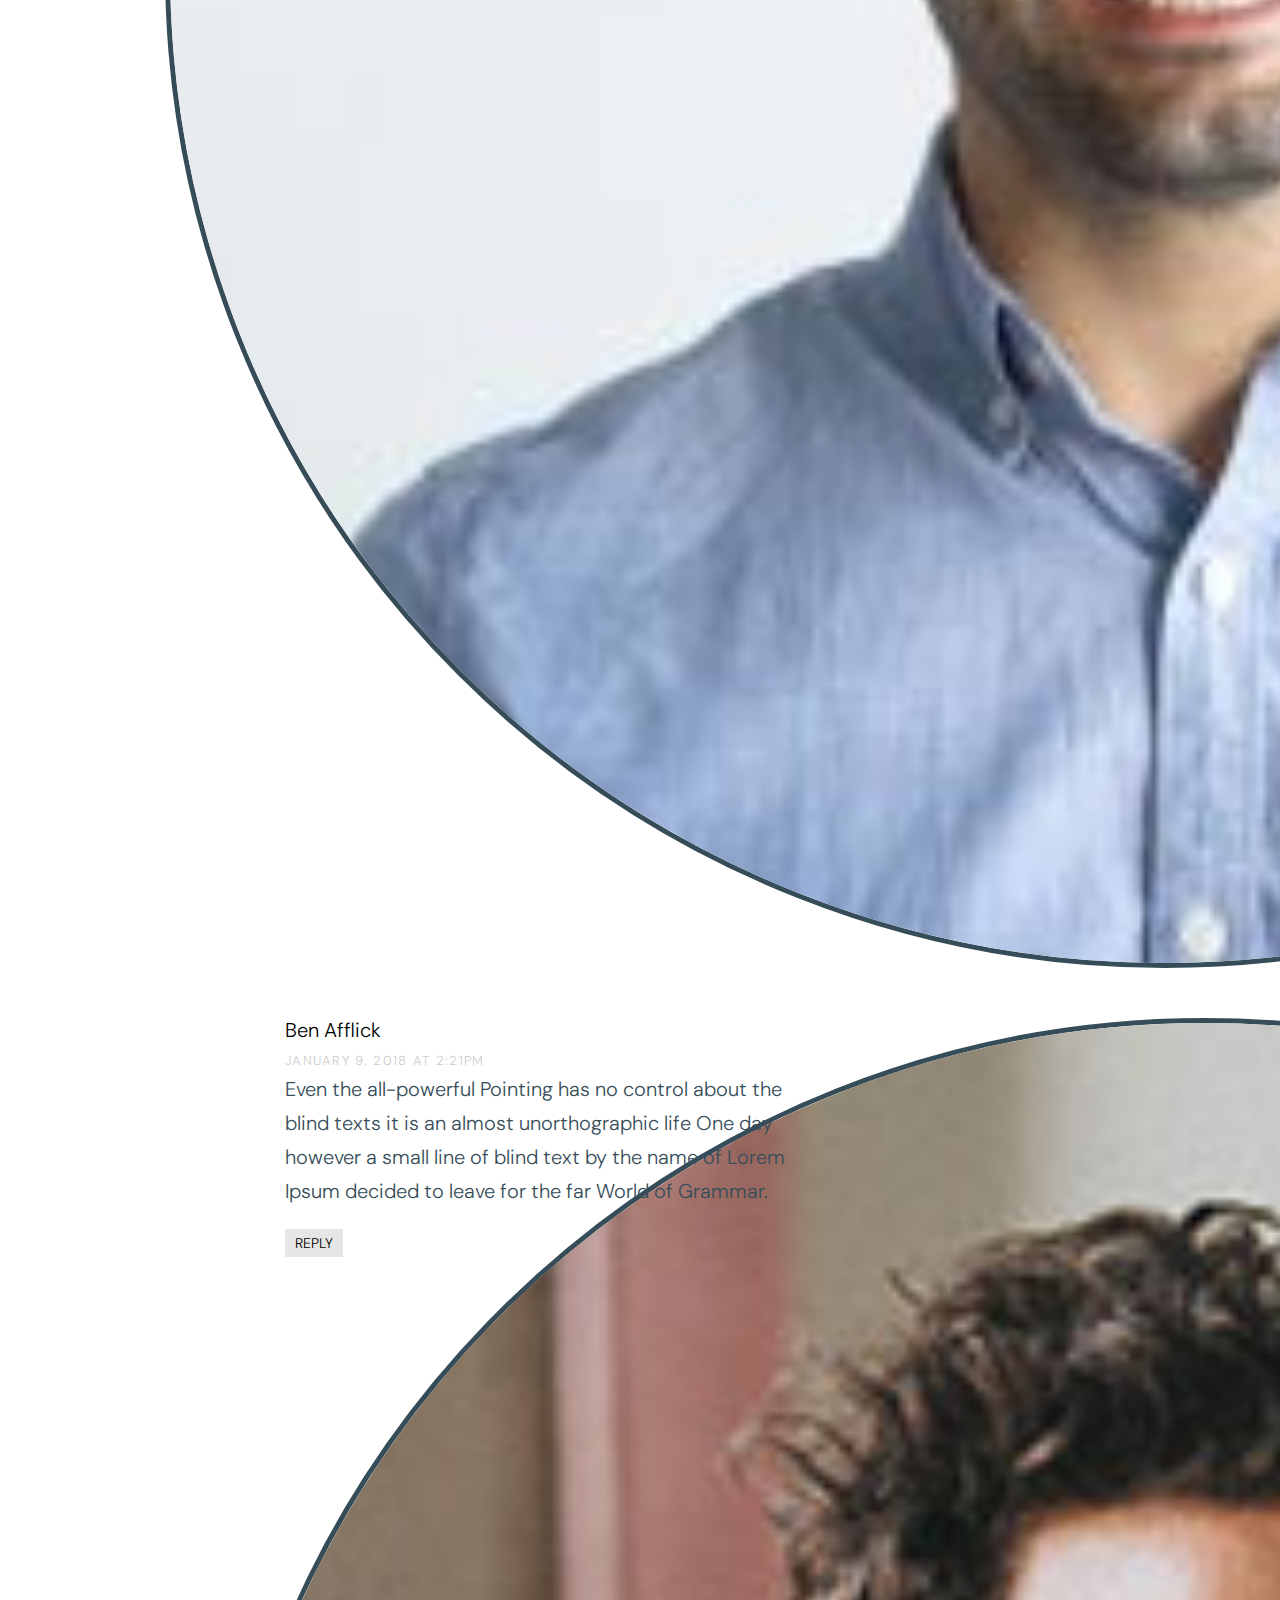
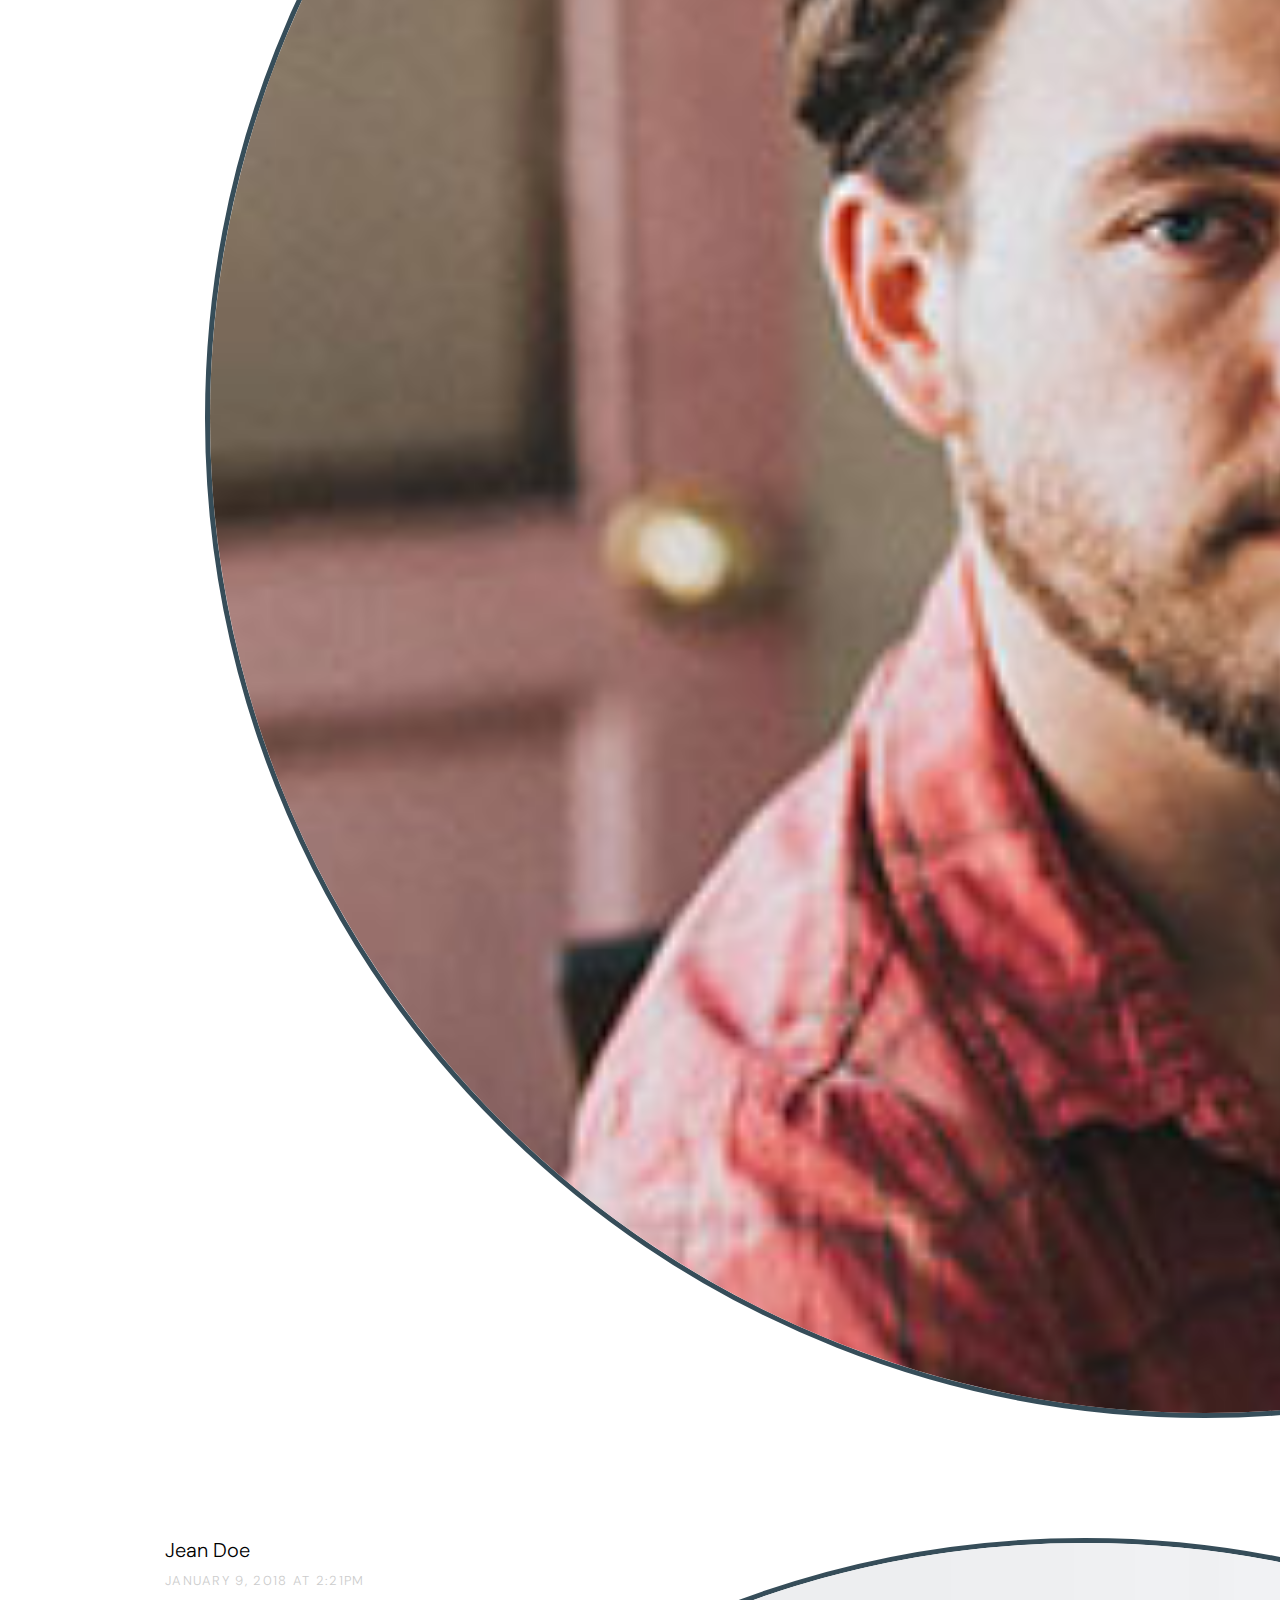
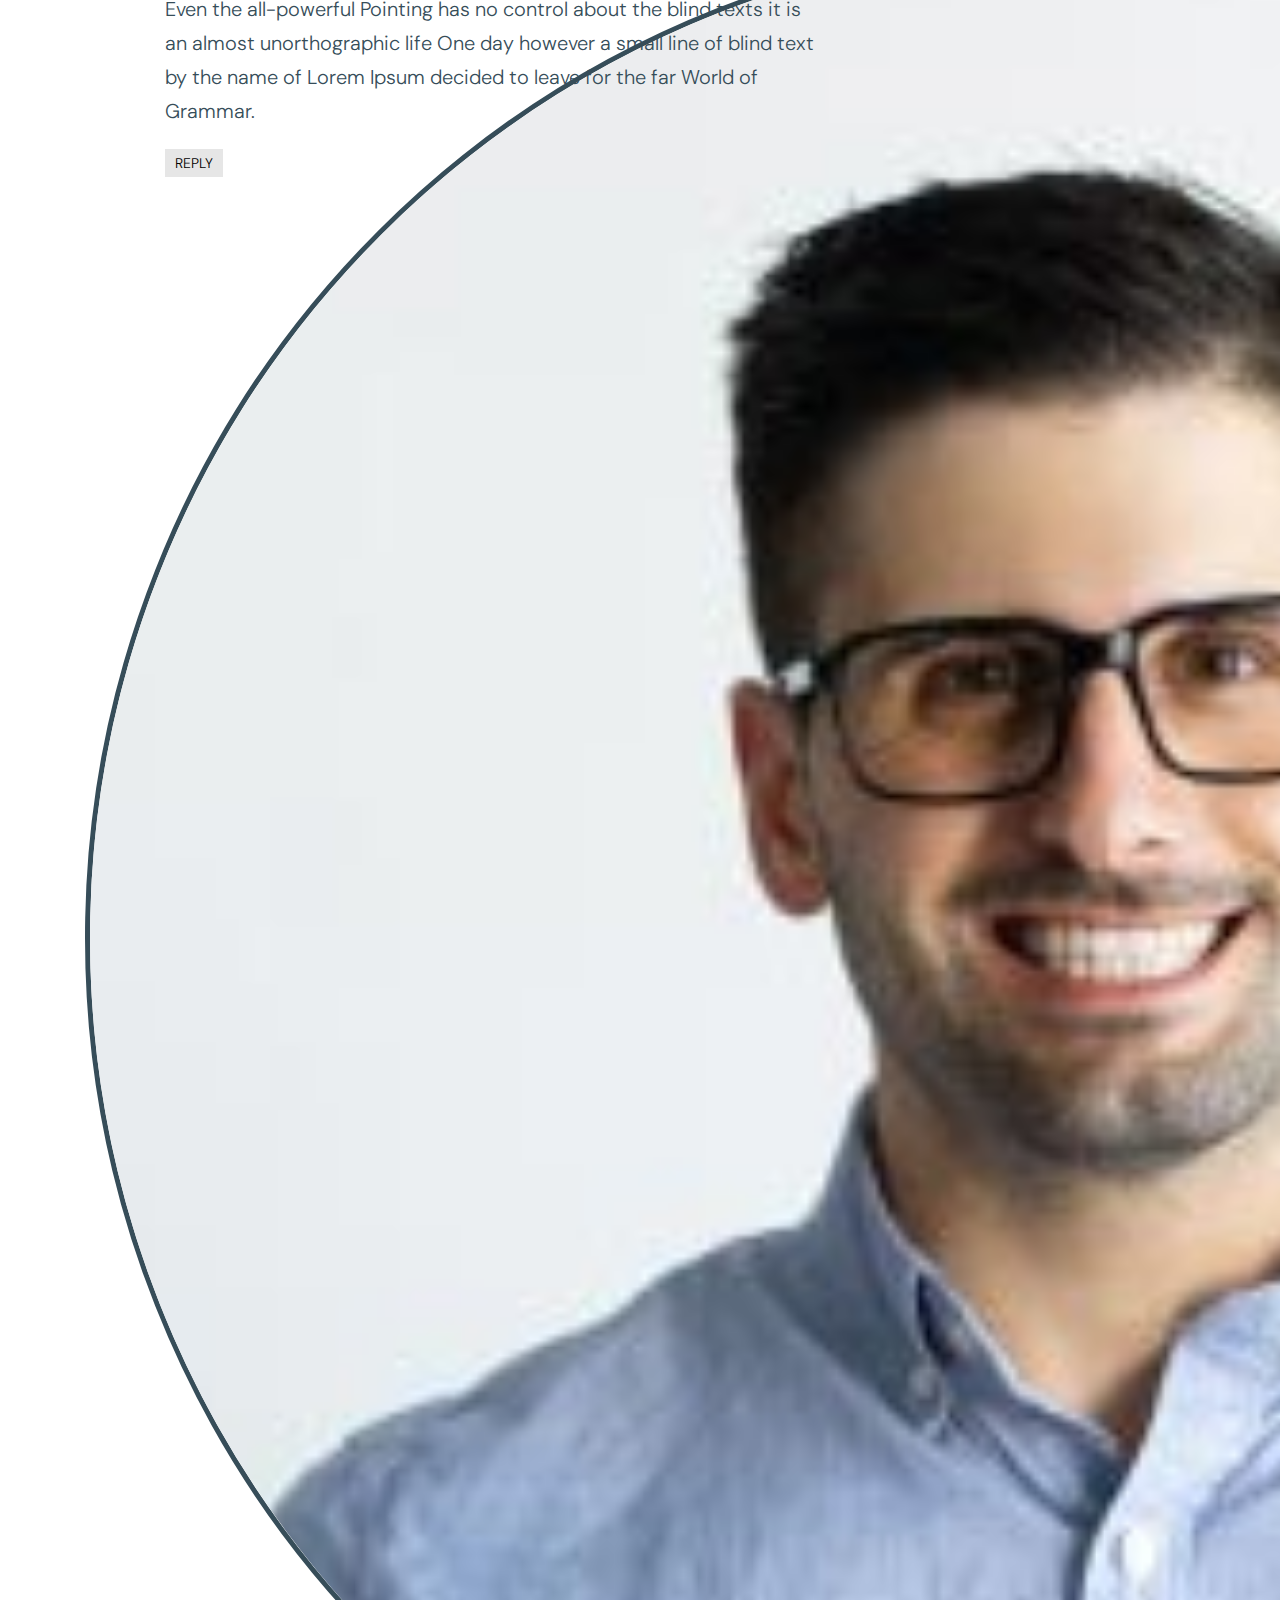
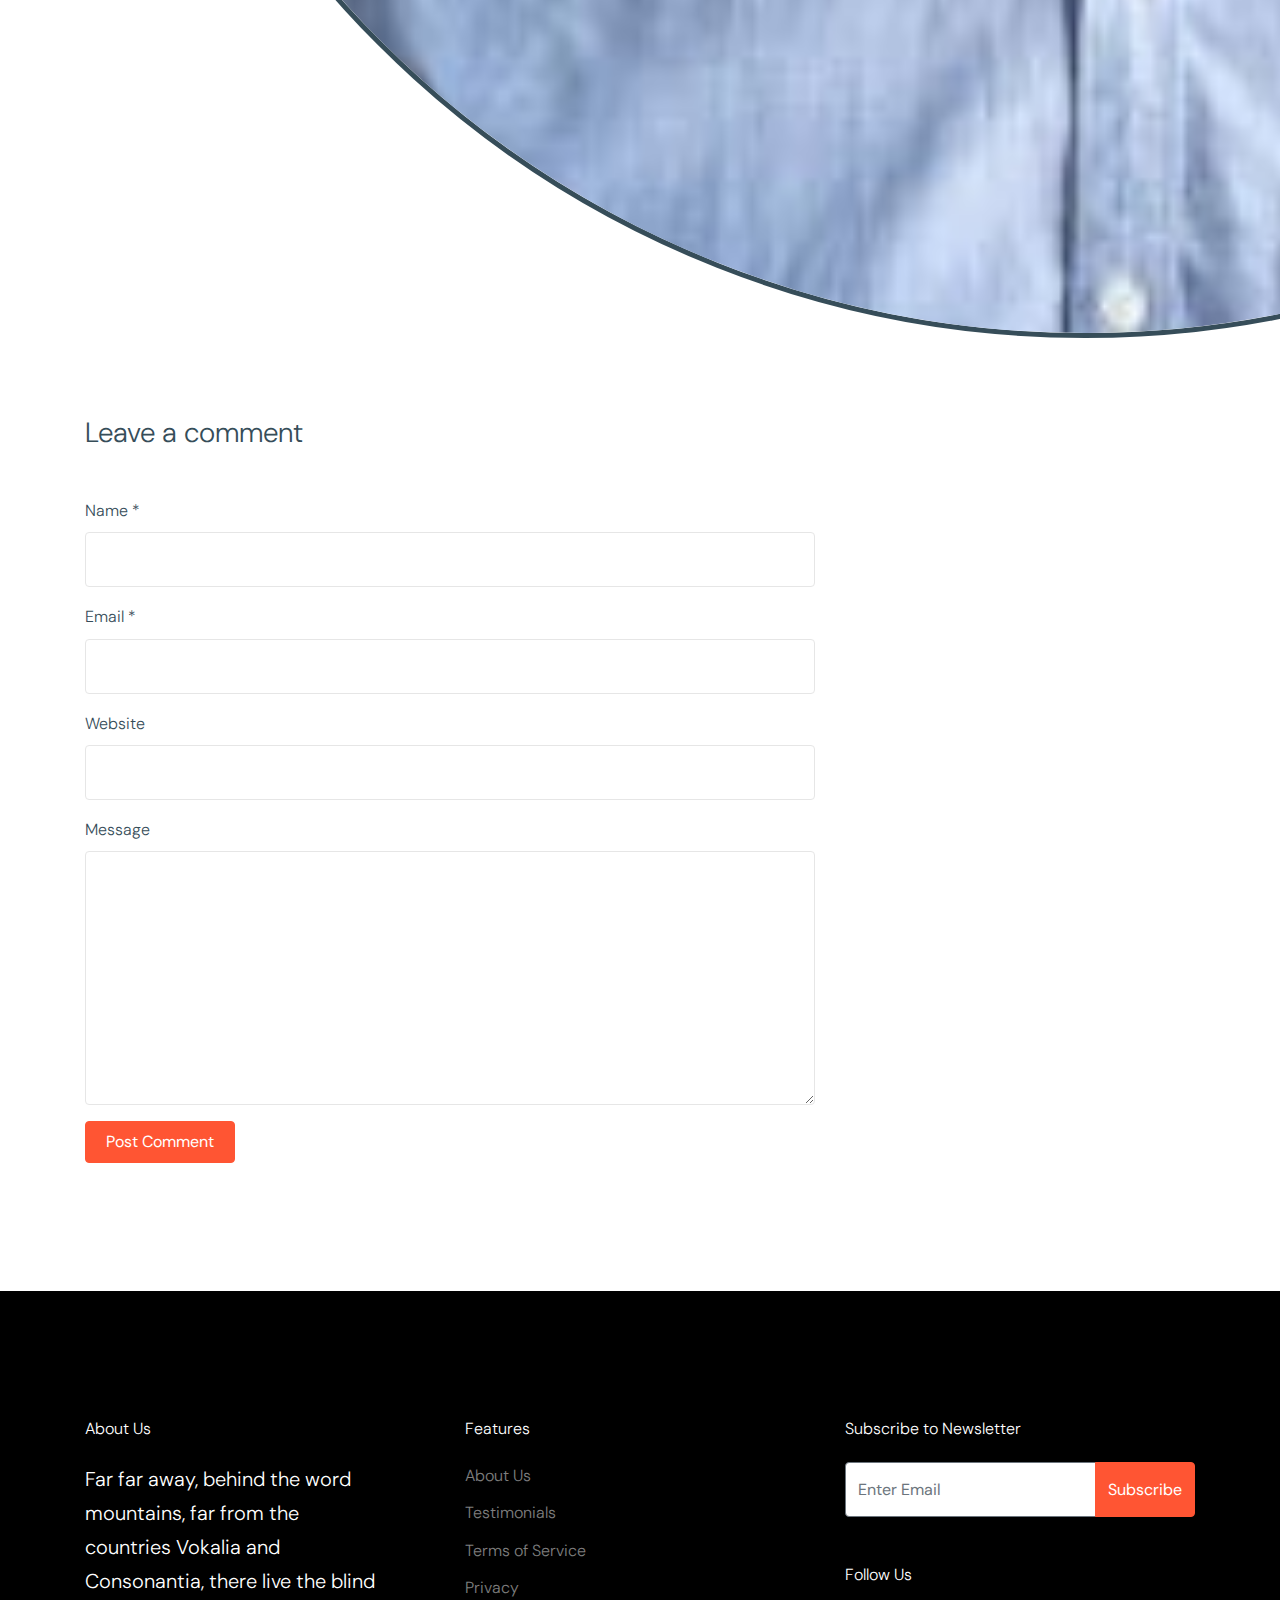
<file: single.html>
<!doctype html>
<html lang="en">

  <head>
    <title>Cruise &mdash; Website Template by Colorlib</title>
    <meta charset="utf-8">
    <meta name="viewport" content="width=device-width, initial-scale=1, shrink-to-fit=no">

    <link href="https://fonts.googleapis.com/css?family=DM+Sans:300,400,700&display=swap" rel="stylesheet">

    <link rel="stylesheet" href="fonts/icomoon/style.css">

    <link rel="stylesheet" href="css/bootstrap.min.css">
    <link rel="stylesheet" href="css/jquery.fancybox.min.css">
    <link rel="stylesheet" href="css/owl.carousel.min.css">
    <link rel="stylesheet" href="css/owl.theme.default.min.css">
    <link rel="stylesheet" href="fonts/flaticon/font/flaticon.css">
    <link rel="stylesheet" href="css/aos.css">

    <!-- MAIN CSS -->
    <link rel="stylesheet" href="css/style.css">

  </head>

  <body data-spy="scroll" data-target=".site-navbar-target" data-offset="300">

    
    <div class="site-wrap" id="home-section">

      <div class="site-mobile-menu site-navbar-target">
        <div class="site-mobile-menu-header">
          <div class="site-mobile-menu-close mt-3">
            <span class="icon-close2 js-menu-toggle"></span>
          </div>
        </div>
        <div class="site-mobile-menu-body"></div>
      </div>



      <header class="site-navbar site-navbar-target" role="banner">

        <div class="container">
          <div class="row align-items-center position-relative">

            <div class="col-lg-4">
              <nav class="site-navigation text-right ml-auto " role="navigation">
                <ul class="site-menu main-menu js-clone-nav ml-auto d-none d-lg-block">
                  <li><a href="index.html" class="nav-link">Home</a></li>
                  <li><a href="technology.html" class="nav-link">Technology</a></li>
                  <li><a href="careers.html" class="nav-link">Careers</a></li>
                </ul>
              </nav>
            </div>
            <div class="col-lg-4 text-center">
              <div class="site-logo">
                <a href="index.html">cruise</a>
              </div>


              <div class="ml-auto toggle-button d-inline-block d-lg-none"><a href="#" class="site-menu-toggle py-5 js-menu-toggle text-white"><span class="icon-menu h3 text-white"></span></a></div>
            </div>
            <div class="col-lg-4">
              <nav class="site-navigation text-left mr-auto " role="navigation">
                <ul class="site-menu main-menu js-clone-nav ml-auto d-none d-lg-block">
                  <li><a href="about.html" class="nav-link">About</a></li>
                  <li class="active"><a href="blog.html" class="nav-link">Blog</a></li>
                  <li><a href="contact.html" class="nav-link">Contact</a></li>
                </ul>
              </nav>
            </div>
            

          </div>
        </div>

      </header>

    <div class="ftco-blocks-cover-1">
      <div class="ftco-cover-1 overlay" style="background-image: url('images/hero_2.jpg')">
        <div class="container">
          <div class="row align-items-center justify-content-center">
            <div class="col-lg-6 text-center">
              <span class="d-block mb-3 text-white" data-aos="fade-up">July 17, 2019 <span class="mx-2 text-primary">&bullet;</span> by James Miller</span>
                <h1 class="mb-4" data-aos="fade-up" data-aos-delay="100">Single Blog Posts Title</h1>
            </div>
          </div>
        </div>
      </div>
    </div>


    <div class="site-section">
      <div class="container">
        <div class="row">
          <div class="col-md-8 blog-content">
            <p class="lead">Far far away, behind the word mountains, far from the countries Vokalia and Consonantia, there live the blind texts. Separated they live in Bookmarksgrove right at the coast of the Semantics, a large language ocean.</p>
            <p>A small river named Duden flows by their place and supplies it with the necessary regelialia. It is a paradisematic country, in which roasted parts of sentences fly into your mouth.</p>

            <blockquote><p>Even the all-powerful Pointing has no control about the blind texts it is an almost unorthographic life One day however a small line of blind text by the name of Lorem Ipsum decided to leave for the far World of Grammar.</p></blockquote>

            <p>The Big Oxmox advised her not to do so, because there were thousands of bad Commas, wild Question Marks and devious Semikoli, but the Little Blind Text didn’t listen. She packed her seven versalia, put her initial into the belt and made herself on the way.</p>

            <p>When she reached the first hills of the Italic Mountains, she had a last view back on the skyline of her hometown Bookmarksgrove, the headline of Alphabet Village and the subline of her own road, the Line Lane. Pityful a rethoric question ran over her cheek, then she continued her way.</p>

            <p>A small river named Duden flows by their place and supplies it with the necessary regelialia. It is a paradisematic country, in which roasted parts of sentences fly into your mouth.</p>

            <blockquote><p>Even the all-powerful Pointing has no control about the blind texts it is an almost unorthographic life One day however a small line of blind text by the name of Lorem Ipsum decided to leave for the far World of Grammar.</p></blockquote>

            <p>The Big Oxmox advised her not to do so, because there were thousands of bad Commas, wild Question Marks and devious Semikoli, but the Little Blind Text didn’t listen. She packed her seven versalia, put her initial into the belt and made herself on the way.</p>
            
            <p>When she reached the first hills of the Italic Mountains, she had a last view back on the skyline of her hometown Bookmarksgrove, the headline of Alphabet Village and the subline of her own road, the Line Lane. Pityful a rethoric question ran over her cheek, then she continued her way.</p>


            <div class="pt-5">
              <p>Categories:  <a href="#">Design</a>, <a href="#">Events</a>  Tags: <a href="#">#html</a>, <a href="#">#trends</a></p>
            </div>


            <div class="pt-5">
              <h3 class="mb-5">6 Comments</h3>
              <ul class="comment-list">
                <li class="comment">
                  <div class="vcard bio">
                    <img src="images/person_2.jpg" alt="Free Website Template by Free-Template.co">
                  </div>
                  <div class="comment-body">
                    <h3>Jacob Smith</h3>
                    <div class="meta">January 9, 2018 at 2:21pm</div>
                    <p>When she reached the first hills of the Italic Mountains, she had a last view back on the skyline of her hometown Bookmarksgrove, the headline of Alphabet Village and the subline of her own road, the Line Lane. Pityful a rethoric question ran over her cheek, then she continued her way.</p>
                    <p><a href="#" class="reply">Reply</a></p>
                  </div>
                </li>

                <li class="comment">
                  <div class="vcard bio">
                    <img src="images/person_3.jpg" alt="Free Website Template by Free-Template.co">
                  </div>
                  <div class="comment-body">
                    <h3>Chris Meyer</h3>
                    <div class="meta">January 9, 2018 at 2:21pm</div>
                    <p>Lorem ipsum dolor sit amet, consectetur adipisicing elit. Pariatur quidem laborum necessitatibus, ipsam impedit vitae autem, eum officia, fugiat saepe enim sapiente iste iure! Quam voluptas earum impedit necessitatibus, nihil?</p>
                    <p><a href="#" class="reply">Reply</a></p>
                  </div>

                  <ul class="children">
                    <li class="comment">
                      <div class="vcard bio">
                        <img src="images/person_5.jpg" alt="Free Website Template by Free-Template.co">
                      </div>
                      <div class="comment-body">
                        <h3>Chintan Patel</h3>
                        <div class="meta">January 9, 2018 at 2:21pm</div>
                        <p>Far far away, behind the word mountains, far from the countries Vokalia and Consonantia, there live the blind texts. Separated they live in Bookmarksgrove right at the coast of the Semantics, a large language ocean.</p>
                        <p><a href="#" class="reply">Reply</a></p>
                      </div>


                      <ul class="children">
                        <li class="comment">
                          <div class="vcard bio">
                            <img src="images/person_1.jpg" alt="Free Website Template by Free-Template.co">
                          </div>
                          <div class="comment-body">
                            <h3>Jean Doe</h3>
                            <div class="meta">January 9, 2018 at 2:21pm</div>
                            <p>A small river named Duden flows by their place and supplies it with the necessary regelialia. It is a paradisematic country, in which roasted parts of sentences fly into your mouth.</p>
                            <p><a href="#" class="reply">Reply</a></p>
                          </div>

                            <ul class="children">
                              <li class="comment">
                                <div class="vcard bio">
                                  <img src="images/person_4.jpg" alt="Free Website Template by Free-Template.co">
                                </div>
                                <div class="comment-body">
                                  <h3>Ben Afflick</h3>
                                  <div class="meta">January 9, 2018 at 2:21pm</div>
                                  <p>Even the all-powerful Pointing has no control about the blind texts it is an almost unorthographic life One day however a small line of blind text by the name of Lorem Ipsum decided to leave for the far World of Grammar.</p>
                                  <p><a href="#" class="reply">Reply</a></p>
                                </div>
                              </li>
                            </ul>
                        </li>
                      </ul>
                    </li>
                  </ul>
                </li>

                <li class="comment">
                  <div class="vcard bio">
                    <img src="images/person_1.jpg" alt="Free Website Template by Free-Template.co">
                  </div>
                  <div class="comment-body">
                    <h3>Jean Doe</h3>
                    <div class="meta">January 9, 2018 at 2:21pm</div>
                    <p>Even the all-powerful Pointing has no control about the blind texts it is an almost unorthographic life One day however a small line of blind text by the name of Lorem Ipsum decided to leave for the far World of Grammar.</p>
                    <p><a href="#" class="reply">Reply</a></p>
                  </div>
                </li>
              </ul>
              <!-- END comment-list -->
              
              <div class="comment-form-wrap pt-5">
                <h3 class="mb-5">Leave a comment</h3>
                <form action="#" class="">
                  <div class="form-group">
                    <label for="name">Name *</label>
                    <input type="text" class="form-control" id="name">
                  </div>
                  <div class="form-group">
                    <label for="email">Email *</label>
                    <input type="email" class="form-control" id="email">
                  </div>
                  <div class="form-group">
                    <label for="website">Website</label>
                    <input type="url" class="form-control" id="website">
                  </div>

                  <div class="form-group">
                    <label for="message">Message</label>
                    <textarea name="" id="message" cols="30" rows="10" class="form-control"></textarea>
                  </div>
                  <div class="form-group">
                    <input type="submit" value="Post Comment" class="btn btn-primary btn-md text-white">
                  </div>

                </form>
              </div>
            </div>

          </div>
          <div class="col-md-4 sidebar">
            <div class="sidebar-box">
              <form action="#" class="search-form">
                <div class="form-group">
                  <span class="icon fa fa-search"></span>
                  <input type="text" class="form-control" placeholder="Type a keyword and hit enter">
                </div>
              </form>
            </div>
            <div class="sidebar-box">
              <div class="categories">
                <h3>Categories</h3>
                <li><a href="#">Creatives <span>(12)</span></a></li>
                <li><a href="#">News <span>(22)</span></a></li>
                <li><a href="#">Design <span>(37)</span></a></li>
                <li><a href="#">HTML <span>(42)</span></a></li>
                <li><a href="#">Web Development <span>(14)</span></a></li>
              </div>
            </div>
            <div class="sidebar-box">
              <img src="images/person_1.jpg" alt="Free Website Template by Free-Template.co" class="img-fluid mb-4 w-50 rounded-circle">
              <h3 class="text-black">About The Author</h3>
              <p>Even the all-powerful Pointing has no control about the blind texts it is an almost unorthographic life One day however a small line of blind text by the name of Lorem Ipsum decided to leave for the far World of Grammar.</p>
              <p><a href="#" class="btn btn-primary btn-md text-white">Read More</a></p>
            </div>

            <div class="sidebar-box">
              <h3 class="text-black">Paragraph</h3>
              <p>When she reached the first hills of the Italic Mountains, she had a last view back on the skyline of her hometown Bookmarksgrove, the headline of Alphabet Village and the subline of her own road, the Line Lane. Pityful a rethoric question ran over her cheek, then she continued her way.</p>
            </div>
          </div>
        </div>
      </div>
    </div>


    
    <footer class="site-footer">
      <div class="container">
        <div class="row">
          <div class="col-md-6">
            <div class="row">
              <div class="col-md-7">
                <h2 class="footer-heading mb-4">About Us</h2>
                <p>Far far away, behind the word mountains, far from the countries Vokalia and Consonantia, there live the blind texts. </p>
              </div>
              <div class="col-md-4 ml-auto">
                <h2 class="footer-heading mb-4">Features</h2>
                <ul class="list-unstyled">
                  <li><a href="#">About Us</a></li>
                  <li><a href="#">Testimonials</a></li>
                  <li><a href="#">Terms of Service</a></li>
                  <li><a href="#">Privacy</a></li>
                  <li><a href="#">Contact Us</a></li>
                </ul>
              </div>

            </div>
          </div>
          <div class="col-md-4 ml-auto">

            <div class="mb-5">
              <h2 class="footer-heading mb-4">Subscribe to Newsletter</h2>
              <form action="#" method="post" class="footer-suscribe-form">
                <div class="input-group mb-3">
                  <input type="text" class="form-control border-secondary text-white bg-transparent" placeholder="Enter Email" aria-label="Enter Email" aria-describedby="button-addon2">
                  <div class="input-group-append">
                    <button class="btn btn-primary text-white" type="button" id="button-addon2">Subscribe</button>
                  </div>
                </div>
            </div>


            <h2 class="footer-heading mb-4">Follow Us</h2>
            <a href="#about-section" class="smoothscroll pl-0 pr-3"><span class="icon-facebook"></span></a>
            <a href="#" class="pl-3 pr-3"><span class="icon-twitter"></span></a>
            <a href="#" class="pl-3 pr-3"><span class="icon-instagram"></span></a>
            <a href="#" class="pl-3 pr-3"><span class="icon-linkedin"></span></a>
            </form>
          </div>
        </div>
        <div class="row pt-5 mt-5 text-center">
          <div class="col-md-12">
            <div class="border-top pt-5">
              <p>
            <!-- Link back to Colorlib can't be removed. Template is licensed under CC BY 3.0. -->
            Copyright &copy;<script>document.write(new Date().getFullYear());</script> All rights reserved | This template is made with <i class="icon-heart text-danger" aria-hidden="true"></i> by <a href="https://colorlib.com" target="_blank" >Colorlib</a>
            <!-- Link back to Colorlib can't be removed. Template is licensed under CC BY 3.0. -->
            </p>
            </div>
          </div>

        </div>
      </div>
    </footer>

    </div>

    <script src="js/jquery-3.3.1.min.js"></script>
    <script src="js/popper.min.js"></script>
    <script src="js/bootstrap.min.js"></script>
    <script src="js/owl.carousel.min.js"></script>
    <script src="js/jquery.sticky.js"></script>
    <script src="js/jquery.waypoints.min.js"></script>
    <script src="js/jquery.animateNumber.min.js"></script>
    <script src="js/jquery.fancybox.min.js"></script>
    <script src="js/jquery.easing.1.3.js"></script>
    <script src="js/aos.js"></script>

    <script src="js/main.js"></script>

  </body>

</html>
</file>
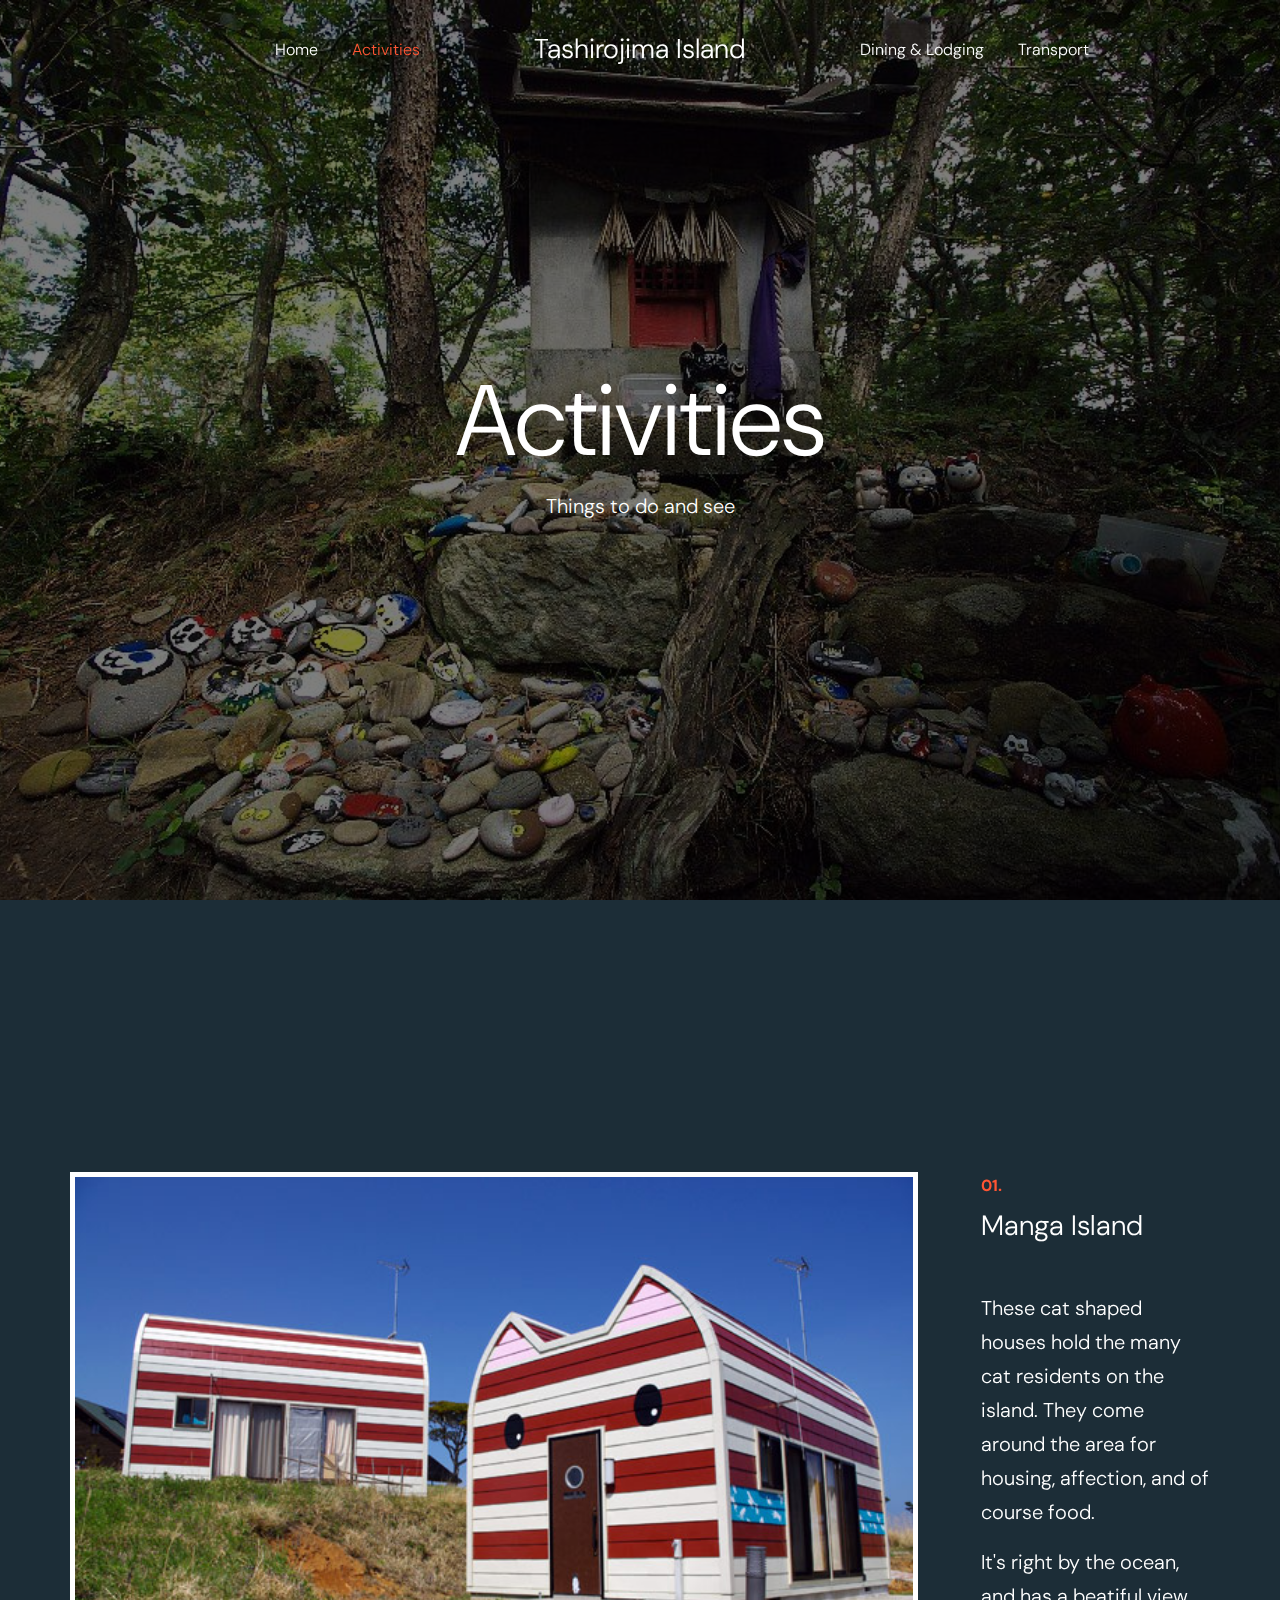
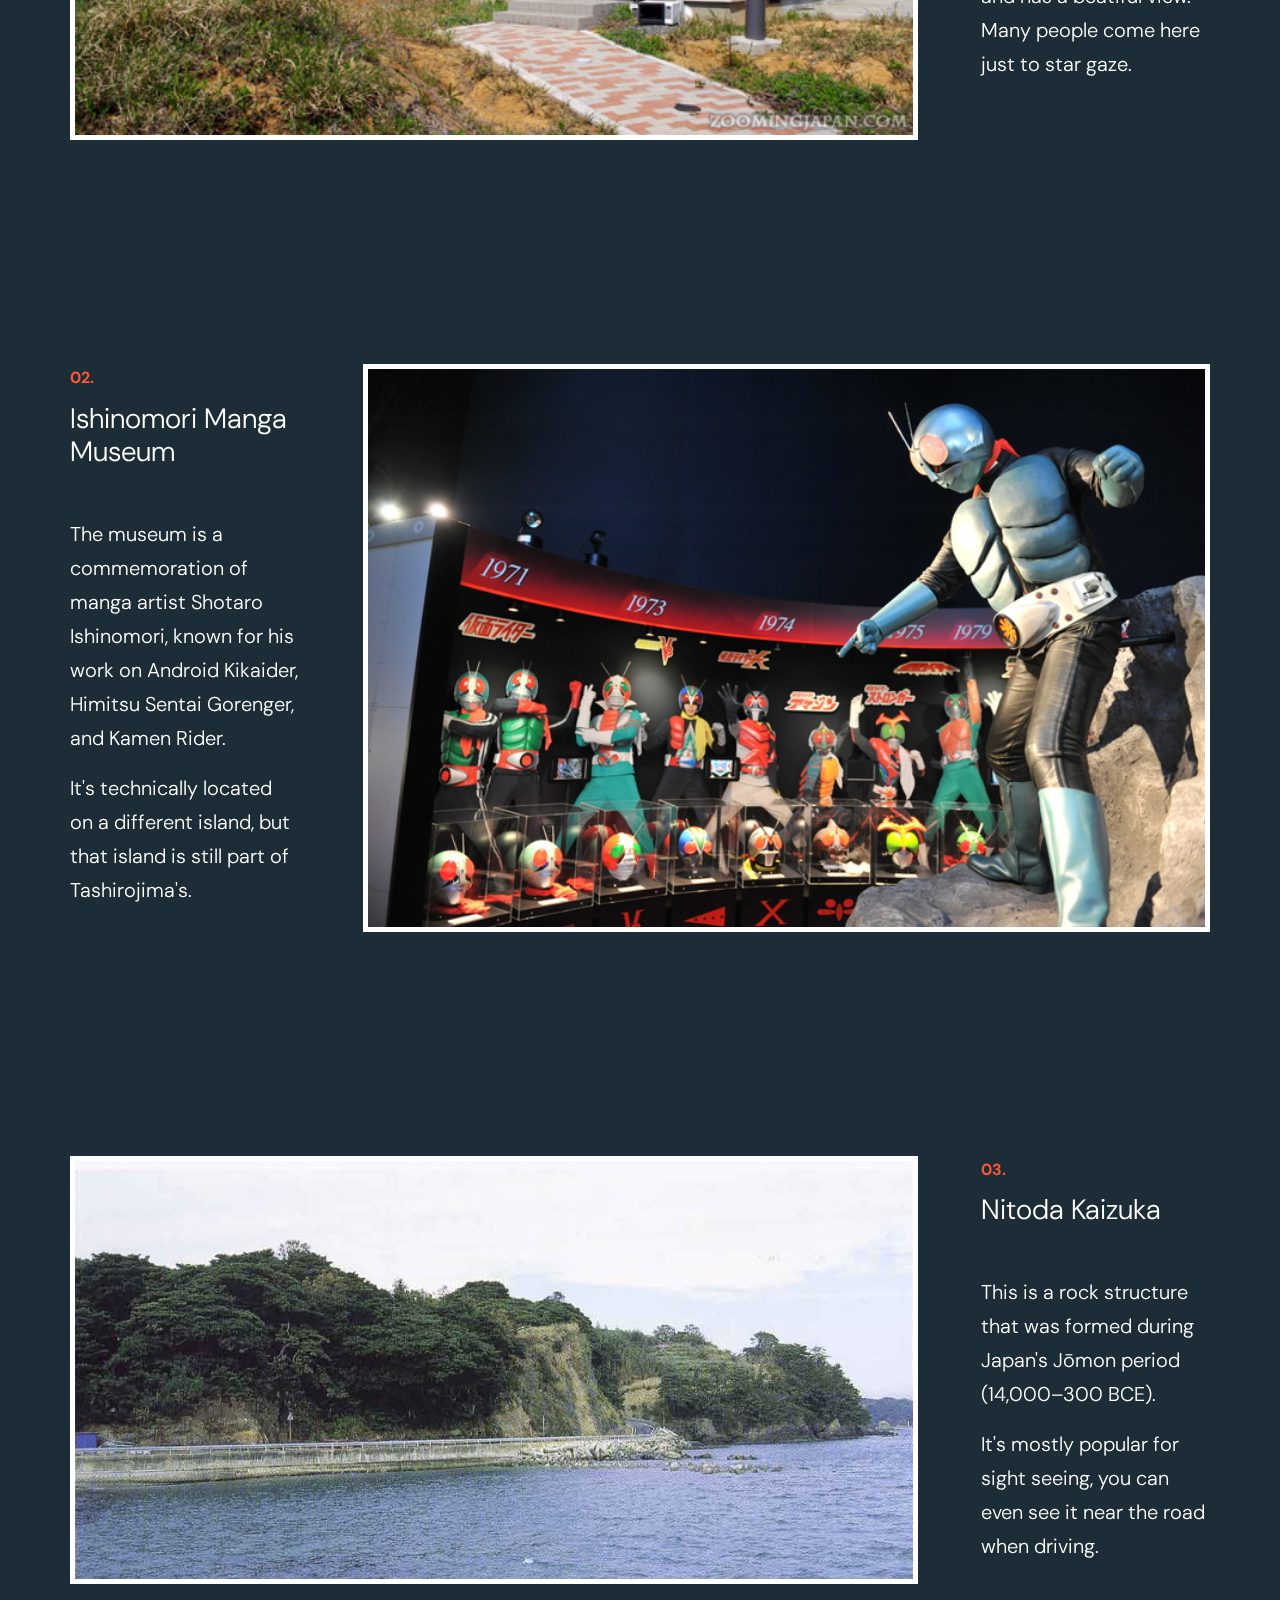
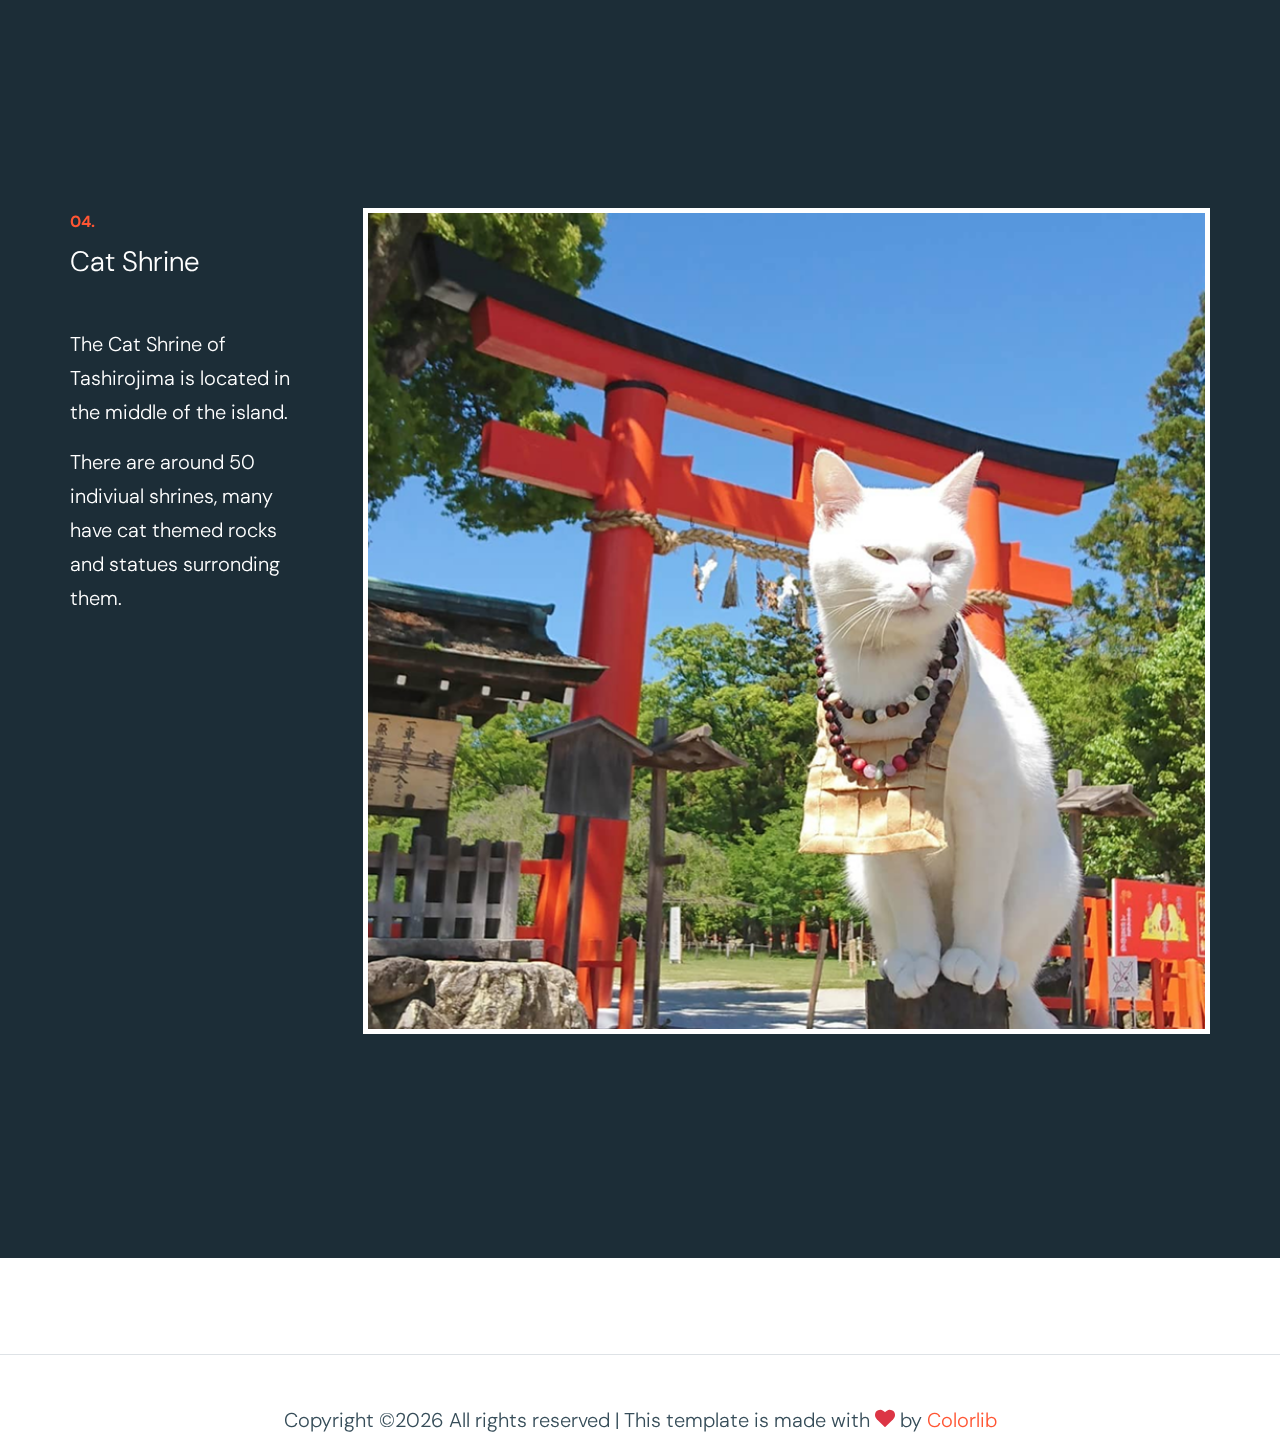
<file: technology.html>
<!doctype html>
<html lang="en">

  <head>
    <title>Activities &mdash; Website Template by Colorlib</title>
    <meta charset="utf-8">
    <meta name="viewport" content="width=device-width, initial-scale=1, shrink-to-fit=no">

    <link href="https://fonts.googleapis.com/css?family=DM+Sans:300,400,700&display=swap" rel="stylesheet">

    <link rel="stylesheet" href="fonts/icomoon/style.css">

    <link rel="stylesheet" href="css/bootstrap.min.css">
    <link rel="stylesheet" href="css/jquery.fancybox.min.css">
    <link rel="stylesheet" href="css/owl.carousel.min.css">
    <link rel="stylesheet" href="css/owl.theme.default.min.css">
    <link rel="stylesheet" href="fonts/flaticon/font/flaticon.css">
    <link rel="stylesheet" href="css/aos.css">

    <!-- MAIN CSS -->
    <link rel="stylesheet" href="css/style.css">

  </head>

  <body data-spy="scroll" data-target=".site-navbar-target" data-offset="300">


    <div class="site-wrap" id="home-section">

      <div class="site-mobile-menu site-navbar-target">
        <div class="site-mobile-menu-header">
          <div class="site-mobile-menu-close mt-3">
            <span class="icon-close2 js-menu-toggle"></span>
          </div>
        </div>
        <div class="site-mobile-menu-body"></div>
      </div>



      <header class="site-navbar site-navbar-target" role="banner">

        <div class="container">
          <div class="row align-items-center position-relative">

            <div class="col-lg-4">
              <nav class="site-navigation text-right ml-auto " role="navigation">
                <ul class="site-menu main-menu js-clone-nav ml-auto d-none d-lg-block">
                  <li><a href="index.html" class="nav-link">Home</a></li>
                  <li class="active"><a href="technology.html" class="nav-link">Activities</a></li>
                </ul>
              </nav>
            </div>
            <div class="col-lg-4 text-center">
              <div class="site-logo">
                <a href="index.html">Tashirojima Island</a>
              </div>


              <div class="ml-auto toggle-button d-inline-block d-lg-none"><a href="#" class="site-menu-toggle py-5 js-menu-toggle text-white"><span class="icon-menu h3 text-white"></span></a></div>
            </div>
            <div class="col-lg-4">
              <nav class="site-navigation text-left mr-auto " role="navigation">
                <ul class="site-menu main-menu js-clone-nav ml-auto d-none d-lg-block">
                  <li><a href="about.html" class="nav-link">Dining & Lodging</a></li>
                  <li><a href="careers.html" class="nav-link">Transport</a></li>
                </ul>
              </nav>
            </div>


          </div>
        </div>

      </header>

    <div class="ftco-blocks-cover-1">
      <div class="ftco-cover-1 overlay" style="background-image: url('images/hero_3.jpg')">
        <div class="container">
          <div class="row align-items-center justify-content-center">
            <div class="col-lg-6 text-center">
              <h1>Activities</h1>
              <p>Things to do and see</p>
            </div>
          </div>
        </div>
      </div>
    </div>



    <div class="site-section section-2">
      <div class="container">
        <div class="row justify-content-center text-center mb-5 section-2-title">
          <div class="col-md-6">
          </div>
        </div>
      </div>
      <div class="container site-section">
        <div class="row align-items-stretch feature-2">
          <div class="col-lg-9 feature-2-img">
            <img src="images/manga.jpg" alt="Image" class="img-fluid">
          </div>
          <div class="col-lg-3 feature-2-contents pl-lg-5">
            <div class="fixed-content">
              <span class="caption">01.</span>
              <h3 class="mb-5">Manga Island</h3>
              <p>These cat shaped houses hold the many cat residents on the island. They come around the area for housing, affection, and of course food.</p>
              <p>It's right by the ocean, and has a beatiful view. Many people come here just to star gaze.</p>
            </div>
          </div>
        </div>
      </div>

      <div class="container site-section">
        <div class="row align-items-stretch feature-2">
          <div class="col-lg-9 feature-2-img order-lg-2">
            <img src="images/hero_2.jpg" alt="Image" class="img-fluid">
          </div>
          <div class="col-lg-3 feature-2-contents pr-lg-5">
            <div class="fixed-content">
              <span class="caption">02.</span>
              <h3 class="mb-5">Ishinomori Manga Museum</h3>
              <p>The museum is a commemoration of manga artist Shotaro Ishinomori, known for his work on Android Kikaider, Himitsu Sentai Gorenger, and Kamen Rider.</p>
              <p>It's technically located on a different island, but that island is still part of Tashirojima's.</p>
            </div>
          </div>
        </div>
      </div>
      <div class="container site-section">
        <div class="row align-items-stretch feature-2">
          <div class="col-lg-9 feature-2-img">
            <img src="images/roc.PNG" alt="Image" class="img-fluid">
          </div>
          <div class="col-lg-3 feature-2-contents pl-lg-5">
            <div class="fixed-content">
              <span class="caption">03.</span>
              <h3 class="mb-5">Nitoda Kaizuka</h3>
              <p>This is a rock structure that was formed during Japan's Jōmon period (14,000–300 BCE).</p>
              <p>It's mostly popular for sight seeing, you can even see it near the road when driving.</p>
            </div>
          </div>
        </div>
      </div>
      <div class="container site-section">
        <div class="row align-items-stretch feature-2">
          <div class="col-lg-9 feature-2-img order-lg-2">
            <img src="images/meowo.png" alt="Image" class="img-fluid">
          </div>
          <div class="col-lg-3 feature-2-contents pr-lg-5">
            <div class="fixed-content">
              <span class="caption">04.</span>
              <h3 class="mb-5">Cat Shrine</h3>
              <p>The Cat Shrine of Tashirojima is located in the middle of the island.</p>
              <p>There are around 50 indiviual shrines, many have cat themed rocks and statues surronding them.</p>
            </div>
          </div>
        </div>
      </div>

    </div>

          </div>
        </div>
        <div class="row pt-5 mt-5 text-center">
          <div class="col-md-12">
            <div class="border-top pt-5">
              <p>
            <!-- Link back to Colorlib can't be removed. Template is licensed under CC BY 3.0. -->
            Copyright &copy;<script>document.write(new Date().getFullYear());</script> All rights reserved | This template is made with <i class="icon-heart text-danger" aria-hidden="true"></i> by <a href="https://colorlib.com" target="_blank" >Colorlib</a>
            <!-- Link back to Colorlib can't be removed. Template is licensed under CC BY 3.0. -->
            </p>
            </div>
          </div>

        </div>
      </div>
    </footer>

    </div>

    <script src="js/jquery-3.3.1.min.js"></script>
    <script src="js/popper.min.js"></script>
    <script src="js/bootstrap.min.js"></script>
    <script src="js/owl.carousel.min.js"></script>
    <script src="js/jquery.sticky.js"></script>
    <script src="js/jquery.waypoints.min.js"></script>
    <script src="js/jquery.animateNumber.min.js"></script>
    <script src="js/jquery.fancybox.min.js"></script>
    <script src="js/jquery.easing.1.3.js"></script>
    <script src="js/aos.js"></script>

    <script src="js/main.js"></script>

  </body>

</html>
</file>
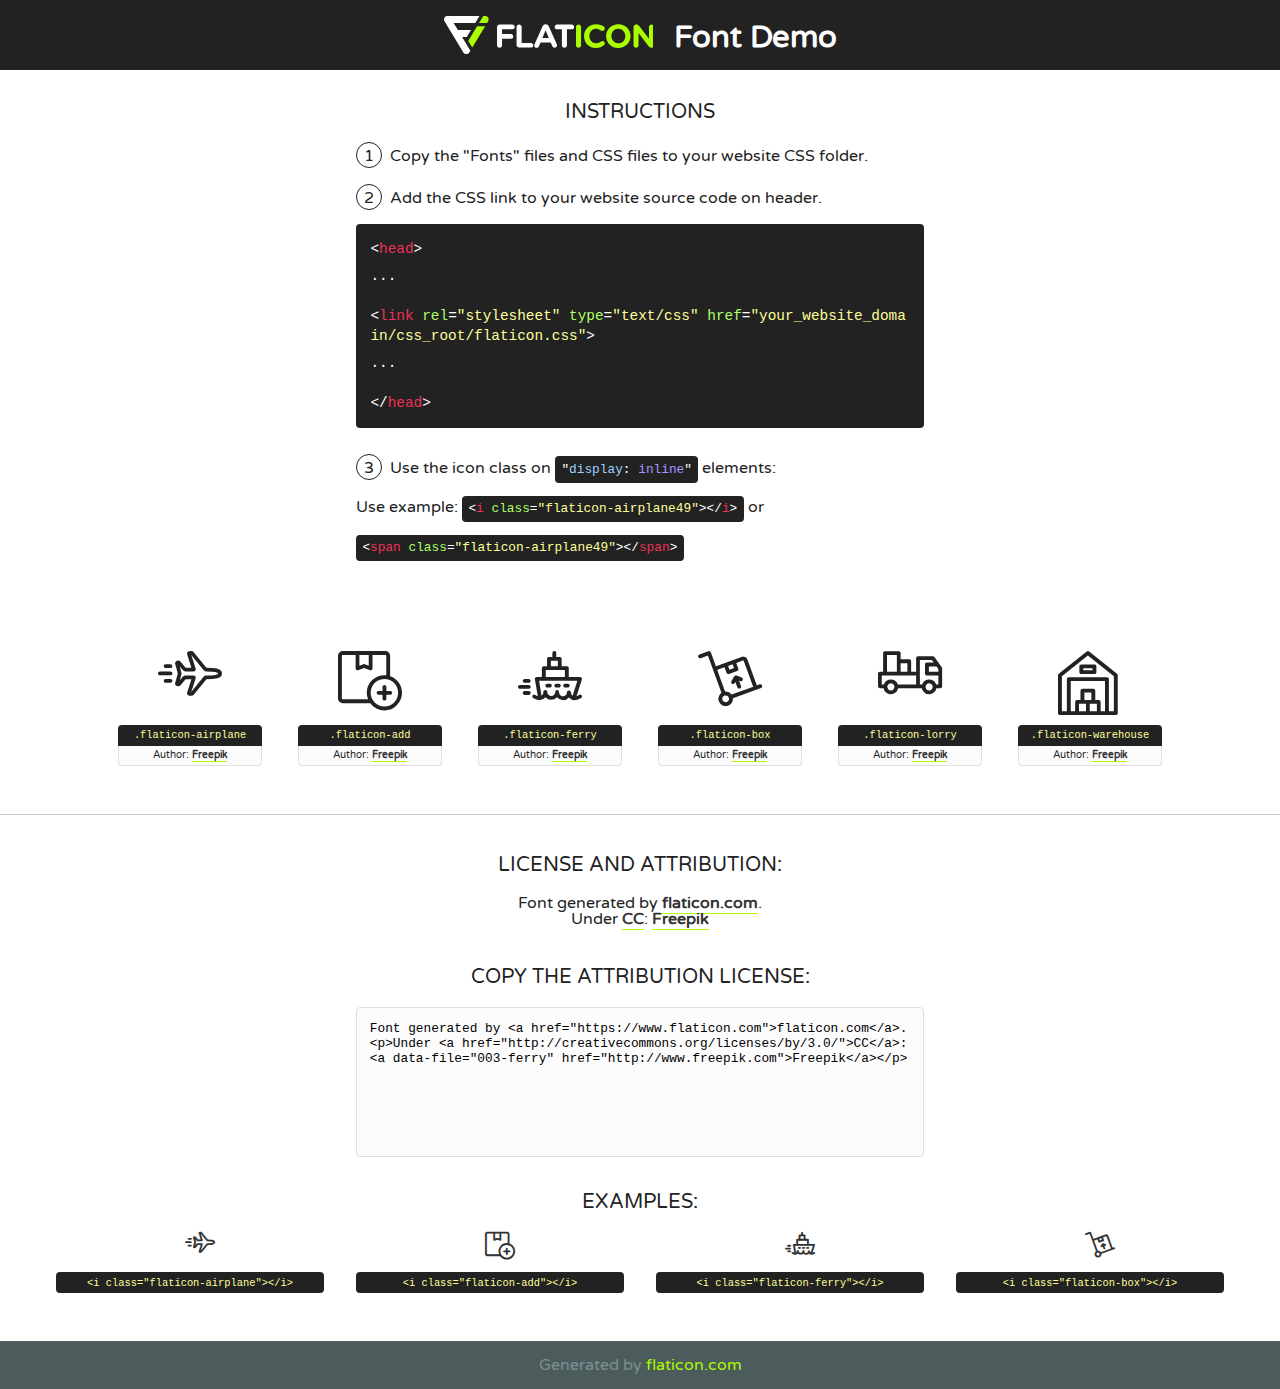
<file: fonts/flaticon/font/flaticon.html>
<!DOCTYPE html>
<!--
  Flaticon icon font: Flaticon
  Creation date: 06/05/2019 12:06
-->
<html>
<!DOCTYPE html>
<html>

<head>
    <title>Flaticon WebFont</title>
    <link href="http://fonts.googleapis.com/css?family=Varela+Round" rel="stylesheet" type="text/css" />
    <link rel="stylesheet" type="text/css" href="flaticon.css">
    <meta charset="UTF-8">
    <style>
    html, body, div, span, applet, object, iframe,
    h1, h2, h3, h4, h5, h6, p, blockquote, pre,
    a, abbr, acronym, address, big, cite, code,
    del, dfn, em, img, ins, kbd, q, s, samp,
    small, strike, strong, sub, sup, tt, var,
    b, u, i, center,
    dl, dt, dd, ol, ul, li,
    fieldset, form, label, legend,
    table, caption, tbody, tfoot, thead, tr, th, td,
    article, aside, canvas, details, embed, 
    figure, figcaption, footer, header, hgroup, 
    menu, nav, output, ruby, section, summary,
    time, mark, audio, video {
        margin: 0;
        padding: 0;
        border: 0;
        font-size: 100%;
        font: inherit;
        vertical-align: baseline;
    }
    /* HTML5 display-role reset for older browsers */
    article, aside, details, figcaption, figure, 
    footer, header, hgroup, menu, nav, section {
        display: block;
    }
    body {
        line-height: 1;
    }
    ol, ul {
        list-style: none;
    }
    blockquote, q {
        quotes: none;
    }
    blockquote:before, blockquote:after,
    q:before, q:after {
        content: '';
        content: none;
    }
    table {
        border-collapse: collapse;
        border-spacing: 0;
    }
    body {
        font-family: 'Varela Round', Helvetica, Arial, sans-serif;
        font-size: 16px;
        color: #222;
    }
    a {
        color: #333;
        border-bottom: 1px solid #a9fd00;
        font-weight: bold;
        text-decoration: none;
    }
    * {
        -moz-box-sizing: border-box;
        -webkit-box-sizing: border-box;
        box-sizing: border-box;
        margin: 0;
        padding: 0;
    }
    [class^="flaticon-"]:before, [class*=" flaticon-"]:before, [class^="flaticon-"]:after, [class*=" flaticon-"]:after {
        font-family: Flaticon;
        font-size: 30px;
        font-style: normal;
        margin-left: 20px;
        color: #333;
    }
    .wrapper {
        max-width: 600px;
        margin: auto;
        padding: 0 1em;
    }
    .title {
        font-size: 1.25em;
        text-align: center;
        margin-bottom: 1em;
        text-transform: uppercase;
    }
    header {
        text-align: center;
        background-color: #222;
        color: #fff;
        padding: 1em;
    }
    header .logo {
        width: 210px;
        height: 38px;
        display: inline-block;
        vertical-align: middle;
        margin-right: 1em;
        border: none;
    }
    header strong {
        font-size: 1.95em;
        font-weight: bold;
        vertical-align: middle;
        margin-top: 5px;
        display: inline-block;
    }
    .demo {
        margin: 2em auto;
        line-height: 1.25em;
    }
    .demo ul li {
        margin-bottom: 1em;
    }
    .demo ul li .num {
        color: #222;
        border-radius: 20px;
        display: inline-block;
        width: 26px;
        padding: 3px;
        height: 26px;
        text-align: center;
        margin-right: 0.5em;
        border: 1px solid #222;
    }
    .demo ul li code {
        background-color: #222;
        border-radius: 4px;
        padding: 0.25em 0.5em;
        display: inline-block;
        color: #fff;
        font-family: Consolas,Monaco,Lucida Console,Liberation Mono,DejaVu Sans Mono,Bitstream Vera Sans Mono,Courier New, monospace;
        font-weight: lighter;
        margin-top: 1em;
        font-size: 0.8em;
        word-break: break-all;
    }
    .demo ul li code.big {
        padding: 1em;
        font-size: 0.9em;
    }
    .demo ul li code .red {
        color: #EF3159;
    }
    .demo ul li code .green {
        color: #ACFF65;
    }
    .demo ul li code .yellow {
        color: #FFFF99;
    }
    .demo ul li code .blue {
        color: #99D3FF;
    }
    .demo ul li code .purple {
        color: #A295FF;
    }
    .demo ul li code .dots {
        margin-top: 0.5em;
        display: block;
    }
    #glyphs {
        border-bottom: 1px solid #ccc;
        padding: 2em 0;
        text-align: center;
    }
    .glyph {
        display: inline-block;
        width: 9em;
        margin: 1em;
        text-align: center;
        vertical-align: top;
        background: #FFF;
    }
    .glyph .glyph-icon {
        padding: 10px;
        display: block;
        font-family:"Flaticon";
        font-size: 64px;
        line-height: 1;
    }
    .glyph .glyph-icon:before {
        font-size: 64px;
        color: #222;
        margin-left: 0;
    }
    .class-name {
        font-size: 0.65em;
        background-color: #222;
        color: #fff;
        border-radius: 4px 4px 0 0;
        padding: 0.5em;
        color: #FFFF99;
        font-family: Consolas,Monaco,Lucida Console,Liberation Mono,DejaVu Sans Mono,Bitstream Vera Sans Mono,Courier New, monospace;
    }
    .author-name {
        font-size: 0.6em;
        background-color: #fcfcfd;
        border: 1px solid #DEDEE4;
        border-top: 0;
        border-radius: 0 0 4px 4px;
        padding: 0.5em;
    }
    .class-name:last-child {
        font-size: 10px;
        color:#888;
    }
    .class-name:last-child a {
        font-size: 10px;
        color:#555;
    }
    .class-name:last-child a:hover {
        color:#a9fd00;
    }
    .glyph > input {
        display: block;
        width: 100px;
        margin: 5px auto;
        text-align: center;
        font-size: 12px;
        cursor: text;
    }
    .glyph > input.icon-input {
        font-family:"Flaticon";
        font-size: 16px;
        margin-bottom: 10px;
    }
    .attribution .title {
        margin-top: 2em;
    }
    .attribution textarea {
        background-color: #fcfcfd;
        padding: 1em;
        border: none;
        box-shadow: none;
        border: 1px solid #DEDEE4;
        border-radius: 4px;
        resize: none;
        width: 100%;
        height: 150px;
        font-size: 0.8em;
        font-family: Consolas,Monaco,Lucida Console,Liberation Mono,DejaVu Sans Mono,Bitstream Vera Sans Mono,Courier New, monospace;
        -webkit-appearance: none;
    }
    .iconsuse {
        margin: 2em auto;
        text-align: center;
        max-width: 1200px;
    }
    .iconsuse:after {
        content: '';
        display: table;
        clear: both;
    }
    .iconsuse .image {
        float: left;
        width: 25%;
        padding: 0 1em;
    }
    .iconsuse .image p {
        margin-bottom: 1em;
    }
    .iconsuse .image span {
        display: block;
        font-size: 0.65em;
        background-color: #222;
        color: #fff;
        border-radius: 4px;
        padding: 0.5em;
        color: #FFFF99;
        margin-top: 1em;
        font-family: Consolas,Monaco,Lucida Console,Liberation Mono,DejaVu Sans Mono,Bitstream Vera Sans Mono,Courier New, monospace;
    }
    #footer {
        text-align: center;
        background-color: #4C5B5C;
        color: #7c9192;
        padding: 1em;
    }
    #footer a {
        border: none;
        color: #a9fd00;
        font-weight: normal;
    }
    @media (max-width: 960px) {
        .iconsuse .image {
            width: 50%;
        }
    }
    @media (max-width: 560px) {
        .iconsuse .image {
            width: 100%;
        }
    }
    </style>
</head>

<body class="characters-off">

    <header>
        <a href="https://www.flaticon.com" target="_blank" class="logo">
            <svg version="1.1" xmlns="http://www.w3.org/2000/svg" xmlns:xlink="http://www.w3.org/1999/xlink" xmlns:a="http://ns.adobe.com/AdobeSVGViewerExtensions/3.0/" viewBox="0 0 560.875 102.036" enable-background="new 0 0 560.875 102.036" xml:space="preserve">
                <defs>
                </defs>
                <g>
                    <g class="letters">
                        <path fill="#ffffff" d="M141.596,29.675c0-3.777,2.985-6.767,6.764-6.767h34.438c3.426,0,6.15,2.728,6.15,6.15
                        c0,3.43-2.724,6.149-6.15,6.149h-27.674v13.091h23.719c3.429,0,6.151,2.724,6.151,6.15c0,3.43-2.723,6.149-6.151,6.149h-23.719
                        v17.574c0,3.773-2.986,6.761-6.764,6.761c-3.779,0-6.764-2.989-6.764-6.761V29.675z"></path>
                        <path fill="#ffffff" d="M193.844,29.149c0-3.781,2.985-6.767,6.764-6.767c3.776,0,6.763,2.985,6.763,6.767v42.957h25.039
                        c3.426,0,6.149,2.726,6.149,6.153c0,3.425-2.723,6.15-6.149,6.15h-31.802c-3.779,0-6.764-2.986-6.764-6.768V29.149z"></path>
                        <path fill="#ffffff" d="M241.891,75.71l21.438-48.407c1.492-3.341,4.215-5.357,7.906-5.357h0.792
                        c3.686,0,6.323,2.017,7.815,5.357l21.439,48.407c0.436,0.967,0.701,1.845,0.701,2.723c0,3.602-2.809,6.501-6.414,6.501
                        c-3.161,0-5.269-1.845-6.499-4.655l-4.132-9.661h-27.059l-4.301,10.102c-1.144,2.631-3.426,4.214-6.237,4.214
                        c-3.517,0-6.24-2.81-6.24-6.325C241.1,77.64,241.451,76.677,241.891,75.71z M279.932,58.666l-8.521-20.297l-8.526,20.297H279.932
                        z"></path>
                        <path fill="#ffffff" d="M314.864,35.387H301.86c-3.429,0-6.239-2.813-6.239-6.238c0-3.429,2.811-6.24,6.239-6.24h39.533
                        c3.426,0,6.237,2.811,6.237,6.24c0,3.425-2.811,6.238-6.237,6.238h-13.001v42.785c0,3.773-2.99,6.761-6.764,6.761
                        c-3.779,0-6.764-2.989-6.764-6.761V35.387z"></path>
                        <path fill="#A9FD00" d="M352.615,29.149c0-3.781,2.985-6.767,6.767-6.767c3.774,0,6.761,2.985,6.761,6.767v49.024
                        c0,3.773-2.987,6.761-6.761,6.761c-3.781,0-6.767-2.989-6.767-6.761V29.149z"></path>
                        <path fill="#A9FD00" d="M374.132,53.836v-0.179c0-17.481,13.178-31.801,32.065-31.801c9.22,0,15.459,2.458,20.557,6.238
                        c1.402,1.054,2.637,2.985,2.637,5.357c0,3.692-2.985,6.59-6.681,6.59c-1.845,0-3.071-0.702-4.044-1.319
                        c-3.776-2.813-7.729-4.393-12.562-4.393c-10.364,0-17.831,8.611-17.831,19.154v0.173c0,10.542,7.291,19.329,17.831,19.329
                        c5.715,0,9.492-1.756,13.359-4.834c1.049-0.874,2.458-1.491,4.039-1.491c3.429,0,6.325,2.813,6.325,6.236
                        c0,2.106-1.056,3.78-2.282,4.834c-5.539,4.834-12.036,7.733-21.878,7.733C387.572,85.464,374.132,71.493,374.132,53.836z"></path>
                        <path fill="#A9FD00" d="M433.009,53.836v-0.179c0-17.481,13.79-31.801,32.766-31.801c18.981,0,32.592,14.143,32.592,31.628v0.173
                        c0,17.483-13.785,31.807-32.769,31.807C446.625,85.464,433.009,71.32,433.009,53.836z M484.224,53.836v-0.179
                        c0-10.539-7.725-19.326-18.626-19.326c-10.893,0-18.449,8.611-18.449,19.154v0.173c0,10.542,7.73,19.329,18.626,19.329
                        C476.676,72.986,484.224,64.378,484.224,53.836z"></path>
                        <path fill="#A9FD00" d="M506.233,29.321c0-3.774,2.99-6.763,6.767-6.763h1.401c3.252,0,5.183,1.583,7.029,3.953l26.093,34.265
                        V29.059c0-3.692,2.99-6.677,6.681-6.677c3.683,0,6.671,2.985,6.671,6.677v48.934c0,3.78-2.987,6.765-6.764,6.765h-0.436
                        c-3.257,0-5.188-1.581-7.034-3.953l-27.056-35.492v32.944c0,3.687-2.985,6.676-6.678,6.676c-3.683,0-6.673-2.989-6.673-6.676
                        V29.321z"></path>
                    </g>
                    <g class="insignia">
                        <path fill="#ffffff" d="M48.372,56.137h12.517l11.156-18.537H37.186L25.688,18.539h57.825L94.668,0H9.271
                        C5.925,0,2.842,1.801,1.198,4.716c-1.644,2.907-1.593,6.482,0.134,9.343l50.38,83.501c1.678,2.781,4.689,4.476,7.938,4.476
                        c3.246,0,6.257-1.695,7.935-4.476l2.898-4.804L48.372,56.137z"></path>
                        <g class="i">
                            <path fill="#A9FD00" d="M93.575,18.539h0.031v0.004l21.652,0.004l2.705-4.488c1.727-2.861,1.778-6.436,0.133-9.343
                            C116.454,1.801,113.371,0,110.026,0h-5.294L93.575,18.539z"></path>
                            <polygon fill="#A9FD00" points="88.291,27.356 64.725,66.486 75.519,84.404 109.942,27.356"></polygon>
                        </g>
                    </g>
                </g>
            </svg>
        </a>
        <strong>Font Demo</strong>
    </header>


    <section class="demo wrapper">

        <p class="title">Instructions</p>

        <ul>
            <li>
                <span class="num">1</span>Copy the "Fonts" files and CSS files to your website CSS folder.
            </li>
            <li>
                <span class="num">2</span>Add the CSS link to your website source code on header.
                <code class="big">
                    &lt;<span class="red">head</span>&gt;
                    <br/><span class="dots">...</span>
                    <br/>&lt;<span class="red">link</span> <span class="green">rel</span>=<span class="yellow">"stylesheet"</span> <span class="green">type</span>=<span class="yellow">"text/css"</span> <span class="green">href</span>=<span class="yellow">"your_website_domain/css_root/flaticon.css"</span>&gt;
                    <br/><span class="dots">...</span>
                    <br/>&lt;/<span class="red">head</span>&gt;
                </code>
            </li>

            <li>
                <p>
                    <span class="num">3</span>Use the icon class on <code>"<span class="blue">display</span>:<span class="purple"> inline</span>"</code> elements:
                    <br />
                    Use example: <code>&lt;<span class="red">i</span> <span class="green">class</span>=<span class="yellow">&quot;flaticon-airplane49&quot;</span>&gt;&lt;/<span class="red">i</span>&gt;</code> or <code>&lt;<span class="red">span</span> <span class="green">class</span>=<span class="yellow">&quot;flaticon-airplane49&quot;</span>&gt;&lt;/<span class="red">span</span>&gt;</code>
            </li>
        </ul>

    </section>




   <section id="glyphs">          
    
      
        <div class="glyph"><div class="glyph-icon flaticon-airplane"></div>
            <div class="class-name">.flaticon-airplane</div>
            <div class="author-name">Author: <a data-file="001-airplane" href="http://www.freepik.com">Freepik</a> </div> 
        </div>        
        
        <div class="glyph"><div class="glyph-icon flaticon-add"></div>
            <div class="class-name">.flaticon-add</div>
            <div class="author-name">Author: <a data-file="002-add" href="http://www.freepik.com">Freepik</a> </div> 
        </div>        
        
        <div class="glyph"><div class="glyph-icon flaticon-ferry"></div>
            <div class="class-name">.flaticon-ferry</div>
            <div class="author-name">Author: <a data-file="003-ferry" href="http://www.freepik.com">Freepik</a> </div> 
        </div>        
        
        <div class="glyph"><div class="glyph-icon flaticon-box"></div>
            <div class="class-name">.flaticon-box</div>
            <div class="author-name">Author: <a data-file="004-box" href="http://www.freepik.com">Freepik</a> </div> 
        </div>        
        
        <div class="glyph"><div class="glyph-icon flaticon-lorry"></div>
            <div class="class-name">.flaticon-lorry</div>
            <div class="author-name">Author: <a data-file="005-lorry" href="http://www.freepik.com">Freepik</a> </div> 
        </div>        
        
        <div class="glyph"><div class="glyph-icon flaticon-warehouse"></div>
            <div class="class-name">.flaticon-warehouse</div>
            <div class="author-name">Author: <a data-file="006-warehouse" href="http://www.freepik.com">Freepik</a> </div> 
        </div>        
        

    </section>



    <section class="attribution wrapper"   style="text-align:center;">

      <div class="title">License and attribution:</div><div class="attrDiv">Font generated by <a href="https://www.flaticon.com">flaticon.com</a>. <div><p>Under <a href="http://creativecommons.org/licenses/by/3.0/">CC</a>: <a data-file="003-ferry" href="http://www.freepik.com">Freepik</a></p>  </div>
      </div>
      <div class="title">Copy the Attribution License:</div>

    <textarea onclick="this.focus();this.select();">Font generated by &lt;a href=&quot;https://www.flaticon.com&quot;&gt;flaticon.com&lt;/a&gt;. <p>Under <a href="http://creativecommons.org/licenses/by/3.0/">CC</a>: <a data-file="003-ferry" href="http://www.freepik.com">Freepik</a></p>  
     </textarea>

    </section>

    <section class="iconsuse">

          <div class="title">Examples:</div>            
             
            <div class="image">
                <p>
                    <i class="glyph-icon flaticon-airplane"></i> 
                    <span>&lt;i class=&quot;flaticon-airplane&quot;&gt;&lt;/i&gt;</span>
                </p>
            </div>
            
            <div class="image">
                <p>
                    <i class="glyph-icon flaticon-add"></i> 
                    <span>&lt;i class=&quot;flaticon-add&quot;&gt;&lt;/i&gt;</span>
                </p>
            </div>
            
            <div class="image">
                <p>
                    <i class="glyph-icon flaticon-ferry"></i> 
                    <span>&lt;i class=&quot;flaticon-ferry&quot;&gt;&lt;/i&gt;</span>
                </p>
            </div>
            
            <div class="image">
                <p>
                    <i class="glyph-icon flaticon-box"></i> 
                    <span>&lt;i class=&quot;flaticon-box&quot;&gt;&lt;/i&gt;</span>
                </p>
            </div>
                       
        </div>
                            
    </section>

<div id="footer">
    <div>Generated by <a href="https://www.flaticon.com">flaticon.com</a>
    </div>
</div>



</body>
</html>
</file>
<file: fonts/icomoon/style.css>
@font-face {
  font-family: 'icomoon';
  src:  url('fonts/icomoon.eot?10si43');
  src:  url('fonts/icomoon.eot?10si43#iefix') format('embedded-opentype'),
    url('fonts/icomoon.ttf?10si43') format('truetype'),
    url('fonts/icomoon.woff?10si43') format('woff'),
    url('fonts/icomoon.svg?10si43#icomoon') format('svg');
  font-weight: normal;
  font-style: normal;
}

[class^="icon-"], [class*=" icon-"] {
  /* use !important to prevent issues with browser extensions that change fonts */
  font-family: 'icomoon' !important;
  speak: none;
  font-style: normal;
  font-weight: normal;
  font-variant: normal;
  text-transform: none;
  line-height: 1;

  /* Better Font Rendering =========== */
  -webkit-font-smoothing: antialiased;
  -moz-osx-font-smoothing: grayscale;
}

.icon-asterisk:before {
  content: "\f069";
}
.icon-plus:before {
  content: "\f067";
}
.icon-question:before {
  content: "\f128";
}
.icon-minus:before {
  content: "\f068";
}
.icon-glass:before {
  content: "\f000";
}
.icon-music:before {
  content: "\f001";
}
.icon-search:before {
  content: "\f002";
}
.icon-envelope-o:before {
  content: "\f003";
}
.icon-heart:before {
  content: "\f004";
}
.icon-star:before {
  content: "\f005";
}
.icon-star-o:before {
  content: "\f006";
}
.icon-user:before {
  content: "\f007";
}
.icon-film:before {
  content: "\f008";
}
.icon-th-large:before {
  content: "\f009";
}
.icon-th:before {
  content: "\f00a";
}
.icon-th-list:before {
  content: "\f00b";
}
.icon-check:before {
  content: "\f00c";
}
.icon-close:before {
  content: "\f00d";
}
.icon-remove:before {
  content: "\f00d";
}
.icon-times:before {
  content: "\f00d";
}
.icon-search-plus:before {
  content: "\f00e";
}
.icon-search-minus:before {
  content: "\f010";
}
.icon-power-off:before {
  content: "\f011";
}
.icon-signal:before {
  content: "\f012";
}
.icon-cog:before {
  content: "\f013";
}
.icon-gear:before {
  content: "\f013";
}
.icon-trash-o:before {
  content: "\f014";
}
.icon-home:before {
  content: "\f015";
}
.icon-file-o:before {
  content: "\f016";
}
.icon-clock-o:before {
  content: "\f017";
}
.icon-road:before {
  content: "\f018";
}
.icon-download:before {
  content: "\f019";
}
.icon-arrow-circle-o-down:before {
  content: "\f01a";
}
.icon-arrow-circle-o-up:before {
  content: "\f01b";
}
.icon-inbox:before {
  content: "\f01c";
}
.icon-play-circle-o:before {
  content: "\f01d";
}
.icon-repeat:before {
  content: "\f01e";
}
.icon-rotate-right:before {
  content: "\f01e";
}
.icon-refresh:before {
  content: "\f021";
}
.icon-list-alt:before {
  content: "\f022";
}
.icon-lock:before {
  content: "\f023";
}
.icon-flag:before {
  content: "\f024";
}
.icon-headphones:before {
  content: "\f025";
}
.icon-volume-off:before {
  content: "\f026";
}
.icon-volume-down:before {
  content: "\f027";
}
.icon-volume-up:before {
  content: "\f028";
}
.icon-qrcode:before {
  content: "\f029";
}
.icon-barcode:before {
  content: "\f02a";
}
.icon-tag:before {
  content: "\f02b";
}
.icon-tags:before {
  content: "\f02c";
}
.icon-book:before {
  content: "\f02d";
}
.icon-bookmark:before {
  content: "\f02e";
}
.icon-print:before {
  content: "\f02f";
}
.icon-camera:before {
  content: "\f030";
}
.icon-font:before {
  content: "\f031";
}
.icon-bold:before {
  content: "\f032";
}
.icon-italic:before {
  content: "\f033";
}
.icon-text-height:before {
  content: "\f034";
}
.icon-text-width:before {
  content: "\f035";
}
.icon-align-left:before {
  content: "\f036";
}
.icon-align-center:before {
  content: "\f037";
}
.icon-align-right:before {
  content: "\f038";
}
.icon-align-justify:before {
  content: "\f039";
}
.icon-list:before {
  content: "\f03a";
}
.icon-dedent:before {
  content: "\f03b";
}
.icon-outdent:before {
  content: "\f03b";
}
.icon-indent:before {
  content: "\f03c";
}
.icon-video-camera:before {
  content: "\f03d";
}
.icon-image:before {
  content: "\f03e";
}
.icon-photo:before {
  content: "\f03e";
}
.icon-picture-o:before {
  content: "\f03e";
}
.icon-pencil:before {
  content: "\f040";
}
.icon-map-marker:before {
  content: "\f041";
}
.icon-adjust:before {
  content: "\f042";
}
.icon-tint:before {
  content: "\f043";
}
.icon-edit:before {
  content: "\f044";
}
.icon-pencil-square-o:before {
  content: "\f044";
}
.icon-share-square-o:before {
  content: "\f045";
}
.icon-check-square-o:before {
  content: "\f046";
}
.icon-arrows:before {
  content: "\f047";
}
.icon-step-backward:before {
  content: "\f048";
}
.icon-fast-backward:before {
  content: "\f049";
}
.icon-backward:before {
  content: "\f04a";
}
.icon-play:before {
  content: "\f04b";
}
.icon-pause:before {
  content: "\f04c";
}
.icon-stop:before {
  content: "\f04d";
}
.icon-forward:before {
  content: "\f04e";
}
.icon-fast-forward:before {
  content: "\f050";
}
.icon-step-forward:before {
  content: "\f051";
}
.icon-eject:before {
  content: "\f052";
}
.icon-chevron-left:before {
  content: "\f053";
}
.icon-chevron-right:before {
  content: "\f054";
}
.icon-plus-circle:before {
  content: "\f055";
}
.icon-minus-circle:before {
  content: "\f056";
}
.icon-times-circle:before {
  content: "\f057";
}
.icon-check-circle:before {
  content: "\f058";
}
.icon-question-circle:before {
  content: "\f059";
}
.icon-info-circle:before {
  content: "\f05a";
}
.icon-crosshairs:before {
  content: "\f05b";
}
.icon-times-circle-o:before {
  content: "\f05c";
}
.icon-check-circle-o:before {
  content: "\f05d";
}
.icon-ban:before {
  content: "\f05e";
}
.icon-arrow-left:before {
  content: "\f060";
}
.icon-arrow-right:before {
  content: "\f061";
}
.icon-arrow-up:before {
  content: "\f062";
}
.icon-arrow-down:before {
  content: "\f063";
}
.icon-mail-forward:before {
  content: "\f064";
}
.icon-share:before {
  content: "\f064";
}
.icon-expand:before {
  content: "\f065";
}
.icon-compress:before {
  content: "\f066";
}
.icon-exclamation-circle:before {
  content: "\f06a";
}
.icon-gift:before {
  content: "\f06b";
}
.icon-leaf:before {
  content: "\f06c";
}
.icon-fire:before {
  content: "\f06d";
}
.icon-eye:before {
  content: "\f06e";
}
.icon-eye-slash:before {
  content: "\f070";
}
.icon-exclamation-triangle:before {
  content: "\f071";
}
.icon-warning:before {
  content: "\f071";
}
.icon-plane:before {
  content: "\f072";
}
.icon-calendar:before {
  content: "\f073";
}
.icon-random:before {
  content: "\f074";
}
.icon-comment:before {
  content: "\f075";
}
.icon-magnet:before {
  content: "\f076";
}
.icon-chevron-up:before {
  content: "\f077";
}
.icon-chevron-down:before {
  content: "\f078";
}
.icon-retweet:before {
  content: "\f079";
}
.icon-shopping-cart:before {
  content: "\f07a";
}
.icon-folder:before {
  content: "\f07b";
}
.icon-folder-open:before {
  content: "\f07c";
}
.icon-arrows-v:before {
  content: "\f07d";
}
.icon-arrows-h:before {
  content: "\f07e";
}
.icon-bar-chart:before {
  content: "\f080";
}
.icon-bar-chart-o:before {
  content: "\f080";
}
.icon-twitter-square:before {
  content: "\f081";
}
.icon-facebook-square:before {
  content: "\f082";
}
.icon-camera-retro:before {
  content: "\f083";
}
.icon-key:before {
  content: "\f084";
}
.icon-cogs:before {
  content: "\f085";
}
.icon-gears:before {
  content: "\f085";
}
.icon-comments:before {
  content: "\f086";
}
.icon-thumbs-o-up:before {
  content: "\f087";
}
.icon-thumbs-o-down:before {
  content: "\f088";
}
.icon-star-half:before {
  content: "\f089";
}
.icon-heart-o:before {
  content: "\f08a";
}
.icon-sign-out:before {
  content: "\f08b";
}
.icon-linkedin-square:before {
  content: "\f08c";
}
.icon-thumb-tack:before {
  content: "\f08d";
}
.icon-external-link:before {
  content: "\f08e";
}
.icon-sign-in:before {
  content: "\f090";
}
.icon-trophy:before {
  content: "\f091";
}
.icon-github-square:before {
  content: "\f092";
}
.icon-upload:before {
  content: "\f093";
}
.icon-lemon-o:before {
  content: "\f094";
}
.icon-phone:before {
  content: "\f095";
}
.icon-square-o:before {
  content: "\f096";
}
.icon-bookmark-o:before {
  content: "\f097";
}
.icon-phone-square:before {
  content: "\f098";
}
.icon-twitter:before {
  content: "\f099";
}
.icon-facebook:before {
  content: "\f09a";
}
.icon-facebook-f:before {
  content: "\f09a";
}
.icon-github:before {
  content: "\f09b";
}
.icon-unlock:before {
  content: "\f09c";
}
.icon-credit-card:before {
  content: "\f09d";
}
.icon-feed:before {
  content: "\f09e";
}
.icon-rss:before {
  content: "\f09e";
}
.icon-hdd-o:before {
  content: "\f0a0";
}
.icon-bullhorn:before {
  content: "\f0a1";
}
.icon-bell-o:before {
  content: "\f0a2";
}
.icon-certificate:before {
  content: "\f0a3";
}
.icon-hand-o-right:before {
  content: "\f0a4";
}
.icon-hand-o-left:before {
  content: "\f0a5";
}
.icon-hand-o-up:before {
  content: "\f0a6";
}
.icon-hand-o-down:before {
  content: "\f0a7";
}
.icon-arrow-circle-left:before {
  content: "\f0a8";
}
.icon-arrow-circle-right:before {
  content: "\f0a9";
}
.icon-arrow-circle-up:before {
  content: "\f0aa";
}
.icon-arrow-circle-down:before {
  content: "\f0ab";
}
.icon-globe:before {
  content: "\f0ac";
}
.icon-wrench:before {
  content: "\f0ad";
}
.icon-tasks:before {
  content: "\f0ae";
}
.icon-filter:before {
  content: "\f0b0";
}
.icon-briefcase:before {
  content: "\f0b1";
}
.icon-arrows-alt:before {
  content: "\f0b2";
}
.icon-group:before {
  content: "\f0c0";
}
.icon-users:before {
  content: "\f0c0";
}
.icon-chain:before {
  content: "\f0c1";
}
.icon-link:before {
  content: "\f0c1";
}
.icon-cloud:before {
  content: "\f0c2";
}
.icon-flask:before {
  content: "\f0c3";
}
.icon-cut:before {
  content: "\f0c4";
}
.icon-scissors:before {
  content: "\f0c4";
}
.icon-copy:before {
  content: "\f0c5";
}
.icon-files-o:before {
  content: "\f0c5";
}
.icon-paperclip:before {
  content: "\f0c6";
}
.icon-floppy-o:before {
  content: "\f0c7";
}
.icon-save:before {
  content: "\f0c7";
}
.icon-square:before {
  content: "\f0c8";
}
.icon-bars:before {
  content: "\f0c9";
}
.icon-navicon:before {
  content: "\f0c9";
}
.icon-reorder:before {
  content: "\f0c9";
}
.icon-list-ul:before {
  content: "\f0ca";
}
.icon-list-ol:before {
  content: "\f0cb";
}
.icon-strikethrough:before {
  content: "\f0cc";
}
.icon-underline:before {
  content: "\f0cd";
}
.icon-table:before {
  content: "\f0ce";
}
.icon-magic:before {
  content: "\f0d0";
}
.icon-truck:before {
  content: "\f0d1";
}
.icon-pinterest:before {
  content: "\f0d2";
}
.icon-pinterest-square:before {
  content: "\f0d3";
}
.icon-google-plus-square:before {
  content: "\f0d4";
}
.icon-google-plus:before {
  content: "\f0d5";
}
.icon-money:before {
  content: "\f0d6";
}
.icon-caret-down:before {
  content: "\f0d7";
}
.icon-caret-up:before {
  content: "\f0d8";
}
.icon-caret-left:before {
  content: "\f0d9";
}
.icon-caret-right:before {
  content: "\f0da";
}
.icon-columns:before {
  content: "\f0db";
}
.icon-sort:before {
  content: "\f0dc";
}
.icon-unsorted:before {
  content: "\f0dc";
}
.icon-sort-desc:before {
  content: "\f0dd";
}
.icon-sort-down:before {
  content: "\f0dd";
}
.icon-sort-asc:before {
  content: "\f0de";
}
.icon-sort-up:before {
  content: "\f0de";
}
.icon-envelope:before {
  content: "\f0e0";
}
.icon-linkedin:before {
  content: "\f0e1";
}
.icon-rotate-left:before {
  content: "\f0e2";
}
.icon-undo:before {
  content: "\f0e2";
}
.icon-gavel:before {
  content: "\f0e3";
}
.icon-legal:before {
  content: "\f0e3";
}
.icon-dashboard:before {
  content: "\f0e4";
}
.icon-tachometer:before {
  content: "\f0e4";
}
.icon-comment-o:before {
  content: "\f0e5";
}
.icon-comments-o:before {
  content: "\f0e6";
}
.icon-bolt:before {
  content: "\f0e7";
}
.icon-flash:before {
  content: "\f0e7";
}
.icon-sitemap:before {
  content: "\f0e8";
}
.icon-umbrella:before {
  content: "\f0e9";
}
.icon-clipboard:before {
  content: "\f0ea";
}
.icon-paste:before {
  content: "\f0ea";
}
.icon-lightbulb-o:before {
  content: "\f0eb";
}
.icon-exchange:before {
  content: "\f0ec";
}
.icon-cloud-download:before {
  content: "\f0ed";
}
.icon-cloud-upload:before {
  content: "\f0ee";
}
.icon-user-md:before {
  content: "\f0f0";
}
.icon-stethoscope:before {
  content: "\f0f1";
}
.icon-suitcase:before {
  content: "\f0f2";
}
.icon-bell:before {
  content: "\f0f3";
}
.icon-coffee:before {
  content: "\f0f4";
}
.icon-cutlery:before {
  content: "\f0f5";
}
.icon-file-text-o:before {
  content: "\f0f6";
}
.icon-building-o:before {
  content: "\f0f7";
}
.icon-hospital-o:before {
  content: "\f0f8";
}
.icon-ambulance:before {
  content: "\f0f9";
}
.icon-medkit:before {
  content: "\f0fa";
}
.icon-fighter-jet:before {
  content: "\f0fb";
}
.icon-beer:before {
  content: "\f0fc";
}
.icon-h-square:before {
  content: "\f0fd";
}
.icon-plus-square:before {
  content: "\f0fe";
}
.icon-angle-double-left:before {
  content: "\f100";
}
.icon-angle-double-right:before {
  content: "\f101";
}
.icon-angle-double-up:before {
  content: "\f102";
}
.icon-angle-double-down:before {
  content: "\f103";
}
.icon-angle-left:before {
  content: "\f104";
}
.icon-angle-right:before {
  content: "\f105";
}
.icon-angle-up:before {
  content: "\f106";
}
.icon-angle-down:before {
  content: "\f107";
}
.icon-desktop:before {
  content: "\f108";
}
.icon-laptop:before {
  content: "\f109";
}
.icon-tablet:before {
  content: "\f10a";
}
.icon-mobile:before {
  content: "\f10b";
}
.icon-mobile-phone:before {
  content: "\f10b";
}
.icon-circle-o:before {
  content: "\f10c";
}
.icon-quote-left:before {
  content: "\f10d";
}
.icon-quote-right:before {
  content: "\f10e";
}
.icon-spinner:before {
  content: "\f110";
}
.icon-circle:before {
  content: "\f111";
}
.icon-mail-reply:before {
  content: "\f112";
}
.icon-reply:before {
  content: "\f112";
}
.icon-github-alt:before {
  content: "\f113";
}
.icon-folder-o:before {
  content: "\f114";
}
.icon-folder-open-o:before {
  content: "\f115";
}
.icon-smile-o:before {
  content: "\f118";
}
.icon-frown-o:before {
  content: "\f119";
}
.icon-meh-o:before {
  content: "\f11a";
}
.icon-gamepad:before {
  content: "\f11b";
}
.icon-keyboard-o:before {
  content: "\f11c";
}
.icon-flag-o:before {
  content: "\f11d";
}
.icon-flag-checkered:before {
  content: "\f11e";
}
.icon-terminal:before {
  content: "\f120";
}
.icon-code:before {
  content: "\f121";
}
.icon-mail-reply-all:before {
  content: "\f122";
}
.icon-reply-all:before {
  content: "\f122";
}
.icon-star-half-empty:before {
  content: "\f123";
}
.icon-star-half-full:before {
  content: "\f123";
}
.icon-star-half-o:before {
  content: "\f123";
}
.icon-location-arrow:before {
  content: "\f124";
}
.icon-crop:before {
  content: "\f125";
}
.icon-code-fork:before {
  content: "\f126";
}
.icon-chain-broken:before {
  content: "\f127";
}
.icon-unlink:before {
  content: "\f127";
}
.icon-info:before {
  content: "\f129";
}
.icon-exclamation:before {
  content: "\f12a";
}
.icon-superscript:before {
  content: "\f12b";
}
.icon-subscript:before {
  content: "\f12c";
}
.icon-eraser:before {
  content: "\f12d";
}
.icon-puzzle-piece:before {
  content: "\f12e";
}
.icon-microphone:before {
  content: "\f130";
}
.icon-microphone-slash:before {
  content: "\f131";
}
.icon-shield:before {
  content: "\f132";
}
.icon-calendar-o:before {
  content: "\f133";
}
.icon-fire-extinguisher:before {
  content: "\f134";
}
.icon-rocket:before {
  content: "\f135";
}
.icon-maxcdn:before {
  content: "\f136";
}
.icon-chevron-circle-left:before {
  content: "\f137";
}
.icon-chevron-circle-right:before {
  content: "\f138";
}
.icon-chevron-circle-up:before {
  content: "\f139";
}
.icon-chevron-circle-down:before {
  content: "\f13a";
}
.icon-html5:before {
  content: "\f13b";
}
.icon-css3:before {
  content: "\f13c";
}
.icon-anchor:before {
  content: "\f13d";
}
.icon-unlock-alt:before {
  content: "\f13e";
}
.icon-bullseye:before {
  content: "\f140";
}
.icon-ellipsis-h:before {
  content: "\f141";
}
.icon-ellipsis-v:before {
  content: "\f142";
}
.icon-rss-square:before {
  content: "\f143";
}
.icon-play-circle:before {
  content: "\f144";
}
.icon-ticket:before {
  content: "\f145";
}
.icon-minus-square:before {
  content: "\f146";
}
.icon-minus-square-o:before {
  content: "\f147";
}
.icon-level-up:before {
  content: "\f148";
}
.icon-level-down:before {
  content: "\f149";
}
.icon-check-square:before {
  content: "\f14a";
}
.icon-pencil-square:before {
  content: "\f14b";
}
.icon-external-link-square:before {
  content: "\f14c";
}
.icon-share-square:before {
  content: "\f14d";
}
.icon-compass:before {
  content: "\f14e";
}
.icon-caret-square-o-down:before {
  content: "\f150";
}
.icon-toggle-down:before {
  content: "\f150";
}
.icon-caret-square-o-up:before {
  content: "\f151";
}
.icon-toggle-up:before {
  content: "\f151";
}
.icon-caret-square-o-right:before {
  content: "\f152";
}
.icon-toggle-right:before {
  content: "\f152";
}
.icon-eur:before {
  content: "\f153";
}
.icon-euro:before {
  content: "\f153";
}
.icon-gbp:before {
  content: "\f154";
}
.icon-dollar:before {
  content: "\f155";
}
.icon-usd:before {
  content: "\f155";
}
.icon-inr:before {
  content: "\f156";
}
.icon-rupee:before {
  content: "\f156";
}
.icon-cny:before {
  content: "\f157";
}
.icon-jpy:before {
  content: "\f157";
}
.icon-rmb:before {
  content: "\f157";
}
.icon-yen:before {
  content: "\f157";
}
.icon-rouble:before {
  content: "\f158";
}
.icon-rub:before {
  content: "\f158";
}
.icon-ruble:before {
  content: "\f158";
}
.icon-krw:before {
  content: "\f159";
}
.icon-won:before {
  content: "\f159";
}
.icon-bitcoin:before {
  content: "\f15a";
}
.icon-btc:before {
  content: "\f15a";
}
.icon-file:before {
  content: "\f15b";
}
.icon-file-text:before {
  content: "\f15c";
}
.icon-sort-alpha-asc:before {
  content: "\f15d";
}
.icon-sort-alpha-desc:before {
  content: "\f15e";
}
.icon-sort-amount-asc:before {
  content: "\f160";
}
.icon-sort-amount-desc:before {
  content: "\f161";
}
.icon-sort-numeric-asc:before {
  content: "\f162";
}
.icon-sort-numeric-desc:before {
  content: "\f163";
}
.icon-thumbs-up:before {
  content: "\f164";
}
.icon-thumbs-down:before {
  content: "\f165";
}
.icon-youtube-square:before {
  content: "\f166";
}
.icon-youtube:before {
  content: "\f167";
}
.icon-xing:before {
  content: "\f168";
}
.icon-xing-square:before {
  content: "\f169";
}
.icon-youtube-play:before {
  content: "\f16a";
}
.icon-dropbox:before {
  content: "\f16b";
}
.icon-stack-overflow:before {
  content: "\f16c";
}
.icon-instagram:before {
  content: "\f16d";
}
.icon-flickr:before {
  content: "\f16e";
}
.icon-adn:before {
  content: "\f170";
}
.icon-bitbucket:before {
  content: "\f171";
}
.icon-bitbucket-square:before {
  content: "\f172";
}
.icon-tumblr:before {
  content: "\f173";
}
.icon-tumblr-square:before {
  content: "\f174";
}
.icon-long-arrow-down:before {
  content: "\f175";
}
.icon-long-arrow-up:before {
  content: "\f176";
}
.icon-long-arrow-left:before {
  content: "\f177";
}
.icon-long-arrow-right:before {
  content: "\f178";
}
.icon-apple:before {
  content: "\f179";
}
.icon-windows:before {
  content: "\f17a";
}
.icon-android:before {
  content: "\f17b";
}
.icon-linux:before {
  content: "\f17c";
}
.icon-dribbble:before {
  content: "\f17d";
}
.icon-skype:before {
  content: "\f17e";
}
.icon-foursquare:before {
  content: "\f180";
}
.icon-trello:before {
  content: "\f181";
}
.icon-female:before {
  content: "\f182";
}
.icon-male:before {
  content: "\f183";
}
.icon-gittip:before {
  content: "\f184";
}
.icon-gratipay:before {
  content: "\f184";
}
.icon-sun-o:before {
  content: "\f185";
}
.icon-moon-o:before {
  content: "\f186";
}
.icon-archive:before {
  content: "\f187";
}
.icon-bug:before {
  content: "\f188";
}
.icon-vk:before {
  content: "\f189";
}
.icon-weibo:before {
  content: "\f18a";
}
.icon-renren:before {
  content: "\f18b";
}
.icon-pagelines:before {
  content: "\f18c";
}
.icon-stack-exchange:before {
  content: "\f18d";
}
.icon-arrow-circle-o-right:before {
  content: "\f18e";
}
.icon-arrow-circle-o-left:before {
  content: "\f190";
}
.icon-caret-square-o-left:before {
  content: "\f191";
}
.icon-toggle-left:before {
  content: "\f191";
}
.icon-dot-circle-o:before {
  content: "\f192";
}
.icon-wheelchair:before {
  content: "\f193";
}
.icon-vimeo-square:before {
  content: "\f194";
}
.icon-try:before {
  content: "\f195";
}
.icon-turkish-lira:before {
  content: "\f195";
}
.icon-plus-square-o:before {
  content: "\f196";
}
.icon-space-shuttle:before {
  content: "\f197";
}
.icon-slack:before {
  content: "\f198";
}
.icon-envelope-square:before {
  content: "\f199";
}
.icon-wordpress:before {
  content: "\f19a";
}
.icon-openid:before {
  content: "\f19b";
}
.icon-bank:before {
  content: "\f19c";
}
.icon-institution:before {
  content: "\f19c";
}
.icon-university:before {
  content: "\f19c";
}
.icon-graduation-cap:before {
  content: "\f19d";
}
.icon-mortar-board:before {
  content: "\f19d";
}
.icon-yahoo:before {
  content: "\f19e";
}
.icon-google:before {
  content: "\f1a0";
}
.icon-reddit:before {
  content: "\f1a1";
}
.icon-reddit-square:before {
  content: "\f1a2";
}
.icon-stumbleupon-circle:before {
  content: "\f1a3";
}
.icon-stumbleupon:before {
  content: "\f1a4";
}
.icon-delicious:before {
  content: "\f1a5";
}
.icon-digg:before {
  content: "\f1a6";
}
.icon-pied-piper-pp:before {
  content: "\f1a7";
}
.icon-pied-piper-alt:before {
  content: "\f1a8";
}
.icon-drupal:before {
  content: "\f1a9";
}
.icon-joomla:before {
  content: "\f1aa";
}
.icon-language:before {
  content: "\f1ab";
}
.icon-fax:before {
  content: "\f1ac";
}
.icon-building:before {
  content: "\f1ad";
}
.icon-child:before {
  content: "\f1ae";
}
.icon-paw:before {
  content: "\f1b0";
}
.icon-spoon:before {
  content: "\f1b1";
}
.icon-cube:before {
  content: "\f1b2";
}
.icon-cubes:before {
  content: "\f1b3";
}
.icon-behance:before {
  content: "\f1b4";
}
.icon-behance-square:before {
  content: "\f1b5";
}
.icon-steam:before {
  content: "\f1b6";
}
.icon-steam-square:before {
  content: "\f1b7";
}
.icon-recycle:before {
  content: "\f1b8";
}
.icon-automobile:before {
  content: "\f1b9";
}
.icon-car:before {
  content: "\f1b9";
}
.icon-cab:before {
  content: "\f1ba";
}
.icon-taxi:before {
  content: "\f1ba";
}
.icon-tree:before {
  content: "\f1bb";
}
.icon-spotify:before {
  content: "\f1bc";
}
.icon-deviantart:before {
  content: "\f1bd";
}
.icon-soundcloud:before {
  content: "\f1be";
}
.icon-database:before {
  content: "\f1c0";
}
.icon-file-pdf-o:before {
  content: "\f1c1";
}
.icon-file-word-o:before {
  content: "\f1c2";
}
.icon-file-excel-o:before {
  content: "\f1c3";
}
.icon-file-powerpoint-o:before {
  content: "\f1c4";
}
.icon-file-image-o:before {
  content: "\f1c5";
}
.icon-file-photo-o:before {
  content: "\f1c5";
}
.icon-file-picture-o:before {
  content: "\f1c5";
}
.icon-file-archive-o:before {
  content: "\f1c6";
}
.icon-file-zip-o:before {
  content: "\f1c6";
}
.icon-file-audio-o:before {
  content: "\f1c7";
}
.icon-file-sound-o:before {
  content: "\f1c7";
}
.icon-file-movie-o:before {
  content: "\f1c8";
}
.icon-file-video-o:before {
  content: "\f1c8";
}
.icon-file-code-o:before {
  content: "\f1c9";
}
.icon-vine:before {
  content: "\f1ca";
}
.icon-codepen:before {
  content: "\f1cb";
}
.icon-jsfiddle:before {
  content: "\f1cc";
}
.icon-life-bouy:before {
  content: "\f1cd";
}
.icon-life-buoy:before {
  content: "\f1cd";
}
.icon-life-ring:before {
  content: "\f1cd";
}
.icon-life-saver:before {
  content: "\f1cd";
}
.icon-support:before {
  content: "\f1cd";
}
.icon-circle-o-notch:before {
  content: "\f1ce";
}
.icon-ra:before {
  content: "\f1d0";
}
.icon-rebel:before {
  content: "\f1d0";
}
.icon-resistance:before {
  content: "\f1d0";
}
.icon-empire:before {
  content: "\f1d1";
}
.icon-ge:before {
  content: "\f1d1";
}
.icon-git-square:before {
  content: "\f1d2";
}
.icon-git:before {
  content: "\f1d3";
}
.icon-hacker-news:before {
  content: "\f1d4";
}
.icon-y-combinator-square:before {
  content: "\f1d4";
}
.icon-yc-square:before {
  content: "\f1d4";
}
.icon-tencent-weibo:before {
  content: "\f1d5";
}
.icon-qq:before {
  content: "\f1d6";
}
.icon-wechat:before {
  content: "\f1d7";
}
.icon-weixin:before {
  content: "\f1d7";
}
.icon-paper-plane:before {
  content: "\f1d8";
}
.icon-send:before {
  content: "\f1d8";
}
.icon-paper-plane-o:before {
  content: "\f1d9";
}
.icon-send-o:before {
  content: "\f1d9";
}
.icon-history:before {
  content: "\f1da";
}
.icon-circle-thin:before {
  content: "\f1db";
}
.icon-header:before {
  content: "\f1dc";
}
.icon-paragraph:before {
  content: "\f1dd";
}
.icon-sliders:before {
  content: "\f1de";
}
.icon-share-alt:before {
  content: "\f1e0";
}
.icon-share-alt-square:before {
  content: "\f1e1";
}
.icon-bomb:before {
  content: "\f1e2";
}
.icon-futbol-o:before {
  content: "\f1e3";
}
.icon-soccer-ball-o:before {
  content: "\f1e3";
}
.icon-tty:before {
  content: "\f1e4";
}
.icon-binoculars:before {
  content: "\f1e5";
}
.icon-plug:before {
  content: "\f1e6";
}
.icon-slideshare:before {
  content: "\f1e7";
}
.icon-twitch:before {
  content: "\f1e8";
}
.icon-yelp:before {
  content: "\f1e9";
}
.icon-newspaper-o:before {
  content: "\f1ea";
}
.icon-wifi:before {
  content: "\f1eb";
}
.icon-calculator:before {
  content: "\f1ec";
}
.icon-paypal:before {
  content: "\f1ed";
}
.icon-google-wallet:before {
  content: "\f1ee";
}
.icon-cc-visa:before {
  content: "\f1f0";
}
.icon-cc-mastercard:before {
  content: "\f1f1";
}
.icon-cc-discover:before {
  content: "\f1f2";
}
.icon-cc-amex:before {
  content: "\f1f3";
}
.icon-cc-paypal:before {
  content: "\f1f4";
}
.icon-cc-stripe:before {
  content: "\f1f5";
}
.icon-bell-slash:before {
  content: "\f1f6";
}
.icon-bell-slash-o:before {
  content: "\f1f7";
}
.icon-trash:before {
  content: "\f1f8";
}
.icon-copyright:before {
  content: "\f1f9";
}
.icon-at:before {
  content: "\f1fa";
}
.icon-eyedropper:before {
  content: "\f1fb";
}
.icon-paint-brush:before {
  content: "\f1fc";
}
.icon-birthday-cake:before {
  content: "\f1fd";
}
.icon-area-chart:before {
  content: "\f1fe";
}
.icon-pie-chart:before {
  content: "\f200";
}
.icon-line-chart:before {
  content: "\f201";
}
.icon-lastfm:before {
  content: "\f202";
}
.icon-lastfm-square:before {
  content: "\f203";
}
.icon-toggle-off:before {
  content: "\f204";
}
.icon-toggle-on:before {
  content: "\f205";
}
.icon-bicycle:before {
  content: "\f206";
}
.icon-bus:before {
  content: "\f207";
}
.icon-ioxhost:before {
  content: "\f208";
}
.icon-angellist:before {
  content: "\f209";
}
.icon-cc:before {
  content: "\f20a";
}
.icon-ils:before {
  content: "\f20b";
}
.icon-shekel:before {
  content: "\f20b";
}
.icon-sheqel:before {
  content: "\f20b";
}
.icon-meanpath:before {
  content: "\f20c";
}
.icon-buysellads:before {
  content: "\f20d";
}
.icon-connectdevelop:before {
  content: "\f20e";
}
.icon-dashcube:before {
  content: "\f210";
}
.icon-forumbee:before {
  content: "\f211";
}
.icon-leanpub:before {
  content: "\f212";
}
.icon-sellsy:before {
  content: "\f213";
}
.icon-shirtsinbulk:before {
  content: "\f214";
}
.icon-simplybuilt:before {
  content: "\f215";
}
.icon-skyatlas:before {
  content: "\f216";
}
.icon-cart-plus:before {
  content: "\f217";
}
.icon-cart-arrow-down:before {
  content: "\f218";
}
.icon-diamond:before {
  content: "\f219";
}
.icon-ship:before {
  content: "\f21a";
}
.icon-user-secret:before {
  content: "\f21b";
}
.icon-motorcycle:before {
  content: "\f21c";
}
.icon-street-view:before {
  content: "\f21d";
}
.icon-heartbeat:before {
  content: "\f21e";
}
.icon-venus:before {
  content: "\f221";
}
.icon-mars:before {
  content: "\f222";
}
.icon-mercury:before {
  content: "\f223";
}
.icon-intersex:before {
  content: "\f224";
}
.icon-transgender:before {
  content: "\f224";
}
.icon-transgender-alt:before {
  content: "\f225";
}
.icon-venus-double:before {
  content: "\f226";
}
.icon-mars-double:before {
  content: "\f227";
}
.icon-venus-mars:before {
  content: "\f228";
}
.icon-mars-stroke:before {
  content: "\f229";
}
.icon-mars-stroke-v:before {
  content: "\f22a";
}
.icon-mars-stroke-h:before {
  content: "\f22b";
}
.icon-neuter:before {
  content: "\f22c";
}
.icon-genderless:before {
  content: "\f22d";
}
.icon-facebook-official:before {
  content: "\f230";
}
.icon-pinterest-p:before {
  content: "\f231";
}
.icon-whatsapp:before {
  content: "\f232";
}
.icon-server:before {
  content: "\f233";
}
.icon-user-plus:before {
  content: "\f234";
}
.icon-user-times:before {
  content: "\f235";
}
.icon-bed:before {
  content: "\f236";
}
.icon-hotel:before {
  content: "\f236";
}
.icon-viacoin:before {
  content: "\f237";
}
.icon-train:before {
  content: "\f238";
}
.icon-subway:before {
  content: "\f239";
}
.icon-medium:before {
  content: "\f23a";
}
.icon-y-combinator:before {
  content: "\f23b";
}
.icon-yc:before {
  content: "\f23b";
}
.icon-optin-monster:before {
  content: "\f23c";
}
.icon-opencart:before {
  content: "\f23d";
}
.icon-expeditedssl:before {
  content: "\f23e";
}
.icon-battery:before {
  content: "\f240";
}
.icon-battery-4:before {
  content: "\f240";
}
.icon-battery-full:before {
  content: "\f240";
}
.icon-battery-3:before {
  content: "\f241";
}
.icon-battery-three-quarters:before {
  content: "\f241";
}
.icon-battery-2:before {
  content: "\f242";
}
.icon-battery-half:before {
  content: "\f242";
}
.icon-battery-1:before {
  content: "\f243";
}
.icon-battery-quarter:before {
  content: "\f243";
}
.icon-battery-0:before {
  content: "\f244";
}
.icon-battery-empty:before {
  content: "\f244";
}
.icon-mouse-pointer:before {
  content: "\f245";
}
.icon-i-cursor:before {
  content: "\f246";
}
.icon-object-group:before {
  content: "\f247";
}
.icon-object-ungroup:before {
  content: "\f248";
}
.icon-sticky-note:before {
  content: "\f249";
}
.icon-sticky-note-o:before {
  content: "\f24a";
}
.icon-cc-jcb:before {
  content: "\f24b";
}
.icon-cc-diners-club:before {
  content: "\f24c";
}
.icon-clone:before {
  content: "\f24d";
}
.icon-balance-scale:before {
  content: "\f24e";
}
.icon-hourglass-o:before {
  content: "\f250";
}
.icon-hourglass-1:before {
  content: "\f251";
}
.icon-hourglass-start:before {
  content: "\f251";
}
.icon-hourglass-2:before {
  content: "\f252";
}
.icon-hourglass-half:before {
  content: "\f252";
}
.icon-hourglass-3:before {
  content: "\f253";
}
.icon-hourglass-end:before {
  content: "\f253";
}
.icon-hourglass:before {
  content: "\f254";
}
.icon-hand-grab-o:before {
  content: "\f255";
}
.icon-hand-rock-o:before {
  content: "\f255";
}
.icon-hand-paper-o:before {
  content: "\f256";
}
.icon-hand-stop-o:before {
  content: "\f256";
}
.icon-hand-scissors-o:before {
  content: "\f257";
}
.icon-hand-lizard-o:before {
  content: "\f258";
}
.icon-hand-spock-o:before {
  content: "\f259";
}
.icon-hand-pointer-o:before {
  content: "\f25a";
}
.icon-hand-peace-o:before {
  content: "\f25b";
}
.icon-trademark:before {
  content: "\f25c";
}
.icon-registered:before {
  content: "\f25d";
}
.icon-creative-commons:before {
  content: "\f25e";
}
.icon-gg:before {
  content: "\f260";
}
.icon-gg-circle:before {
  content: "\f261";
}
.icon-tripadvisor:before {
  content: "\f262";
}
.icon-odnoklassniki:before {
  content: "\f263";
}
.icon-odnoklassniki-square:before {
  content: "\f264";
}
.icon-get-pocket:before {
  content: "\f265";
}
.icon-wikipedia-w:before {
  content: "\f266";
}
.icon-safari:before {
  content: "\f267";
}
.icon-chrome:before {
  content: "\f268";
}
.icon-firefox:before {
  content: "\f269";
}
.icon-opera:before {
  content: "\f26a";
}
.icon-internet-explorer:before {
  content: "\f26b";
}
.icon-television:before {
  content: "\f26c";
}
.icon-tv:before {
  content: "\f26c";
}
.icon-contao:before {
  content: "\f26d";
}
.icon-500px:before {
  content: "\f26e";
}
.icon-amazon:before {
  content: "\f270";
}
.icon-calendar-plus-o:before {
  content: "\f271";
}
.icon-calendar-minus-o:before {
  content: "\f272";
}
.icon-calendar-times-o:before {
  content: "\f273";
}
.icon-calendar-check-o:before {
  content: "\f274";
}
.icon-industry:before {
  content: "\f275";
}
.icon-map-pin:before {
  content: "\f276";
}
.icon-map-signs:before {
  content: "\f277";
}
.icon-map-o:before {
  content: "\f278";
}
.icon-map:before {
  content: "\f279";
}
.icon-commenting:before {
  content: "\f27a";
}
.icon-commenting-o:before {
  content: "\f27b";
}
.icon-houzz:before {
  content: "\f27c";
}
.icon-vimeo:before {
  content: "\f27d";
}
.icon-black-tie:before {
  content: "\f27e";
}
.icon-fonticons:before {
  content: "\f280";
}
.icon-reddit-alien:before {
  content: "\f281";
}
.icon-edge:before {
  content: "\f282";
}
.icon-credit-card-alt:before {
  content: "\f283";
}
.icon-codiepie:before {
  content: "\f284";
}
.icon-modx:before {
  content: "\f285";
}
.icon-fort-awesome:before {
  content: "\f286";
}
.icon-usb:before {
  content: "\f287";
}
.icon-product-hunt:before {
  content: "\f288";
}
.icon-mixcloud:before {
  content: "\f289";
}
.icon-scribd:before {
  content: "\f28a";
}
.icon-pause-circle:before {
  content: "\f28b";
}
.icon-pause-circle-o:before {
  content: "\f28c";
}
.icon-stop-circle:before {
  content: "\f28d";
}
.icon-stop-circle-o:before {
  content: "\f28e";
}
.icon-shopping-bag:before {
  content: "\f290";
}
.icon-shopping-basket:before {
  content: "\f291";
}
.icon-hashtag:before {
  content: "\f292";
}
.icon-bluetooth:before {
  content: "\f293";
}
.icon-bluetooth-b:before {
  content: "\f294";
}
.icon-percent:before {
  content: "\f295";
}
.icon-gitlab:before {
  content: "\f296";
}
.icon-wpbeginner:before {
  content: "\f297";
}
.icon-wpforms:before {
  content: "\f298";
}
.icon-envira:before {
  content: "\f299";
}
.icon-universal-access:before {
  content: "\f29a";
}
.icon-wheelchair-alt:before {
  content: "\f29b";
}
.icon-question-circle-o:before {
  content: "\f29c";
}
.icon-blind:before {
  content: "\f29d";
}
.icon-audio-description:before {
  content: "\f29e";
}
.icon-volume-control-phone:before {
  content: "\f2a0";
}
.icon-braille:before {
  content: "\f2a1";
}
.icon-assistive-listening-systems:before {
  content: "\f2a2";
}
.icon-american-sign-language-interpreting:before {
  content: "\f2a3";
}
.icon-asl-interpreting:before {
  content: "\f2a3";
}
.icon-deaf:before {
  content: "\f2a4";
}
.icon-deafness:before {
  content: "\f2a4";
}
.icon-hard-of-hearing:before {
  content: "\f2a4";
}
.icon-glide:before {
  content: "\f2a5";
}
.icon-glide-g:before {
  content: "\f2a6";
}
.icon-sign-language:before {
  content: "\f2a7";
}
.icon-signing:before {
  content: "\f2a7";
}
.icon-low-vision:before {
  content: "\f2a8";
}
.icon-viadeo:before {
  content: "\f2a9";
}
.icon-viadeo-square:before {
  content: "\f2aa";
}
.icon-snapchat:before {
  content: "\f2ab";
}
.icon-snapchat-ghost:before {
  content: "\f2ac";
}
.icon-snapchat-square:before {
  content: "\f2ad";
}
.icon-pied-piper:before {
  content: "\f2ae";
}
.icon-first-order:before {
  content: "\f2b0";
}
.icon-yoast:before {
  content: "\f2b1";
}
.icon-themeisle:before {
  content: "\f2b2";
}
.icon-google-plus-circle:before {
  content: "\f2b3";
}
.icon-google-plus-official:before {
  content: "\f2b3";
}
.icon-fa:before {
  content: "\f2b4";
}
.icon-font-awesome:before {
  content: "\f2b4";
}
.icon-handshake-o:before {
  content: "\f2b5";
}
.icon-envelope-open:before {
  content: "\f2b6";
}
.icon-envelope-open-o:before {
  content: "\f2b7";
}
.icon-linode:before {
  content: "\f2b8";
}
.icon-address-book:before {
  content: "\f2b9";
}
.icon-address-book-o:before {
  content: "\f2ba";
}
.icon-address-card:before {
  content: "\f2bb";
}
.icon-vcard:before {
  content: "\f2bb";
}
.icon-address-card-o:before {
  content: "\f2bc";
}
.icon-vcard-o:before {
  content: "\f2bc";
}
.icon-user-circle:before {
  content: "\f2bd";
}
.icon-user-circle-o:before {
  content: "\f2be";
}
.icon-user-o:before {
  content: "\f2c0";
}
.icon-id-badge:before {
  content: "\f2c1";
}
.icon-drivers-license:before {
  content: "\f2c2";
}
.icon-id-card:before {
  content: "\f2c2";
}
.icon-drivers-license-o:before {
  content: "\f2c3";
}
.icon-id-card-o:before {
  content: "\f2c3";
}
.icon-quora:before {
  content: "\f2c4";
}
.icon-free-code-camp:before {
  content: "\f2c5";
}
.icon-telegram:before {
  content: "\f2c6";
}
.icon-thermometer:before {
  content: "\f2c7";
}
.icon-thermometer-4:before {
  content: "\f2c7";
}
.icon-thermometer-full:before {
  content: "\f2c7";
}
.icon-thermometer-3:before {
  content: "\f2c8";
}
.icon-thermometer-three-quarters:before {
  content: "\f2c8";
}
.icon-thermometer-2:before {
  content: "\f2c9";
}
.icon-thermometer-half:before {
  content: "\f2c9";
}
.icon-thermometer-1:before {
  content: "\f2ca";
}
.icon-thermometer-quarter:before {
  content: "\f2ca";
}
.icon-thermometer-0:before {
  content: "\f2cb";
}
.icon-thermometer-empty:before {
  content: "\f2cb";
}
.icon-shower:before {
  content: "\f2cc";
}
.icon-bath:before {
  content: "\f2cd";
}
.icon-bathtub:before {
  content: "\f2cd";
}
.icon-s15:before {
  content: "\f2cd";
}
.icon-podcast:before {
  content: "\f2ce";
}
.icon-window-maximize:before {
  content: "\f2d0";
}
.icon-window-minimize:before {
  content: "\f2d1";
}
.icon-window-restore:before {
  content: "\f2d2";
}
.icon-times-rectangle:before {
  content: "\f2d3";
}
.icon-window-close:before {
  content: "\f2d3";
}
.icon-times-rectangle-o:before {
  content: "\f2d4";
}
.icon-window-close-o:before {
  content: "\f2d4";
}
.icon-bandcamp:before {
  content: "\f2d5";
}
.icon-grav:before {
  content: "\f2d6";
}
.icon-etsy:before {
  content: "\f2d7";
}
.icon-imdb:before {
  content: "\f2d8";
}
.icon-ravelry:before {
  content: "\f2d9";
}
.icon-eercast:before {
  content: "\f2da";
}
.icon-microchip:before {
  content: "\f2db";
}
.icon-snowflake-o:before {
  content: "\f2dc";
}
.icon-superpowers:before {
  content: "\f2dd";
}
.icon-wpexplorer:before {
  content: "\f2de";
}
.icon-meetup:before {
  content: "\f2e0";
}
.icon-3d_rotation:before {
  content: "\e84d";
}
.icon-ac_unit:before {
  content: "\eb3b";
}
.icon-alarm:before {
  content: "\e855";
}
.icon-access_alarms:before {
  content: "\e191";
}
.icon-schedule:before {
  content: "\e8b5";
}
.icon-accessibility:before {
  content: "\e84e";
}
.icon-accessible:before {
  content: "\e914";
}
.icon-account_balance:before {
  content: "\e84f";
}
.icon-account_balance_wallet:before {
  content: "\e850";
}
.icon-account_box:before {
  content: "\e851";
}
.icon-account_circle:before {
  content: "\e853";
}
.icon-adb:before {
  content: "\e60e";
}
.icon-add:before {
  content: "\e145";
}
.icon-add_a_photo:before {
  content: "\e439";
}
.icon-alarm_add:before {
  content: "\e856";
}
.icon-add_alert:before {
  content: "\e003";
}
.icon-add_box:before {
  content: "\e146";
}
.icon-add_circle:before {
  content: "\e147";
}
.icon-control_point:before {
  content: "\e3ba";
}
.icon-add_location:before {
  content: "\e567";
}
.icon-add_shopping_cart:before {
  content: "\e854";
}
.icon-queue:before {
  content: "\e03c";
}
.icon-add_to_queue:before {
  content: "\e05c";
}
.icon-adjust2:before {
  content: "\e39e";
}
.icon-airline_seat_flat:before {
  content: "\e630";
}
.icon-airline_seat_flat_angled:before {
  content: "\e631";
}
.icon-airline_seat_individual_suite:before {
  content: "\e632";
}
.icon-airline_seat_legroom_extra:before {
  content: "\e633";
}
.icon-airline_seat_legroom_normal:before {
  content: "\e634";
}
.icon-airline_seat_legroom_reduced:before {
  content: "\e635";
}
.icon-airline_seat_recline_extra:before {
  content: "\e636";
}
.icon-airline_seat_recline_normal:before {
  content: "\e637";
}
.icon-flight:before {
  content: "\e539";
}
.icon-airplanemode_inactive:before {
  content: "\e194";
}
.icon-airplay:before {
  content: "\e055";
}
.icon-airport_shuttle:before {
  content: "\eb3c";
}
.icon-alarm_off:before {
  content: "\e857";
}
.icon-alarm_on:before {
  content: "\e858";
}
.icon-album:before {
  content: "\e019";
}
.icon-all_inclusive:before {
  content: "\eb3d";
}
.icon-all_out:before {
  content: "\e90b";
}
.icon-android2:before {
  content: "\e859";
}
.icon-announcement:before {
  content: "\e85a";
}
.icon-apps:before {
  content: "\e5c3";
}
.icon-archive2:before {
  content: "\e149";
}
.icon-arrow_back:before {
  content: "\e5c4";
}
.icon-arrow_downward:before {
  content: "\e5db";
}
.icon-arrow_drop_down:before {
  content: "\e5c5";
}
.icon-arrow_drop_down_circle:before {
  content: "\e5c6";
}
.icon-arrow_drop_up:before {
  content: "\e5c7";
}
.icon-arrow_forward:before {
  content: "\e5c8";
}
.icon-arrow_upward:before {
  content: "\e5d8";
}
.icon-art_track:before {
  content: "\e060";
}
.icon-aspect_ratio:before {
  content: "\e85b";
}
.icon-poll:before {
  content: "\e801";
}
.icon-assignment:before {
  content: "\e85d";
}
.icon-assignment_ind:before {
  content: "\e85e";
}
.icon-assignment_late:before {
  content: "\e85f";
}
.icon-assignment_return:before {
  content: "\e860";
}
.icon-assignment_returned:before {
  content: "\e861";
}
.icon-assignment_turned_in:before {
  content: "\e862";
}
.icon-assistant:before {
  content: "\e39f";
}
.icon-flag2:before {
  content: "\e153";
}
.icon-attach_file:before {
  content: "\e226";
}
.icon-attach_money:before {
  content: "\e227";
}
.icon-attachment:before {
  content: "\e2bc";
}
.icon-audiotrack:before {
  content: "\e3a1";
}
.icon-autorenew:before {
  content: "\e863";
}
.icon-av_timer:before {
  content: "\e01b";
}
.icon-backspace:before {
  content: "\e14a";
}
.icon-cloud_upload:before {
  content: "\e2c3";
}
.icon-battery_alert:before {
  content: "\e19c";
}
.icon-battery_charging_full:before {
  content: "\e1a3";
}
.icon-battery_std:before {
  content: "\e1a5";
}
.icon-battery_unknown:before {
  content: "\e1a6";
}
.icon-beach_access:before {
  content: "\eb3e";
}
.icon-beenhere:before {
  content: "\e52d";
}
.icon-block:before {
  content: "\e14b";
}
.icon-bluetooth2:before {
  content: "\e1a7";
}
.icon-bluetooth_searching:before {
  content: "\e1aa";
}
.icon-bluetooth_connected:before {
  content: "\e1a8";
}
.icon-bluetooth_disabled:before {
  content: "\e1a9";
}
.icon-blur_circular:before {
  content: "\e3a2";
}
.icon-blur_linear:before {
  content: "\e3a3";
}
.icon-blur_off:before {
  content: "\e3a4";
}
.icon-blur_on:before {
  content: "\e3a5";
}
.icon-class:before {
  content: "\e86e";
}
.icon-turned_in:before {
  content: "\e8e6";
}
.icon-turned_in_not:before {
  content: "\e8e7";
}
.icon-border_all:before {
  content: "\e228";
}
.icon-border_bottom:before {
  content: "\e229";
}
.icon-border_clear:before {
  content: "\e22a";
}
.icon-border_color:before {
  content: "\e22b";
}
.icon-border_horizontal:before {
  content: "\e22c";
}
.icon-border_inner:before {
  content: "\e22d";
}
.icon-border_left:before {
  content: "\e22e";
}
.icon-border_outer:before {
  content: "\e22f";
}
.icon-border_right:before {
  content: "\e230";
}
.icon-border_style:before {
  content: "\e231";
}
.icon-border_top:before {
  content: "\e232";
}
.icon-border_vertical:before {
  content: "\e233";
}
.icon-branding_watermark:before {
  content: "\e06b";
}
.icon-brightness_1:before {
  content: "\e3a6";
}
.icon-brightness_2:before {
  content: "\e3a7";
}
.icon-brightness_3:before {
  content: "\e3a8";
}
.icon-brightness_4:before {
  content: "\e3a9";
}
.icon-brightness_low:before {
  content: "\e1ad";
}
.icon-brightness_medium:before {
  content: "\e1ae";
}
.icon-brightness_high:before {
  content: "\e1ac";
}
.icon-brightness_auto:before {
  content: "\e1ab";
}
.icon-broken_image:before {
  content: "\e3ad";
}
.icon-brush:before {
  content: "\e3ae";
}
.icon-bubble_chart:before {
  content: "\e6dd";
}
.icon-bug_report:before {
  content: "\e868";
}
.icon-build:before {
  content: "\e869";
}
.icon-burst_mode:before {
  content: "\e43c";
}
.icon-domain:before {
  content: "\e7ee";
}
.icon-business_center:before {
  content: "\eb3f";
}
.icon-cached:before {
  content: "\e86a";
}
.icon-cake:before {
  content: "\e7e9";
}
.icon-phone2:before {
  content: "\e0cd";
}
.icon-call_end:before {
  content: "\e0b1";
}
.icon-call_made:before {
  content: "\e0b2";
}
.icon-merge_type:before {
  content: "\e252";
}
.icon-call_missed:before {
  content: "\e0b4";
}
.icon-call_missed_outgoing:before {
  content: "\e0e4";
}
.icon-call_received:before {
  content: "\e0b5";
}
.icon-call_split:before {
  content: "\e0b6";
}
.icon-call_to_action:before {
  content: "\e06c";
}
.icon-camera2:before {
  content: "\e3af";
}
.icon-photo_camera:before {
  content: "\e412";
}
.icon-camera_enhance:before {
  content: "\e8fc";
}
.icon-camera_front:before {
  content: "\e3b1";
}
.icon-camera_rear:before {
  content: "\e3b2";
}
.icon-camera_roll:before {
  content: "\e3b3";
}
.icon-cancel:before {
  content: "\e5c9";
}
.icon-redeem:before {
  content: "\e8b1";
}
.icon-card_membership:before {
  content: "\e8f7";
}
.icon-card_travel:before {
  content: "\e8f8";
}
.icon-casino:before {
  content: "\eb40";
}
.icon-cast:before {
  content: "\e307";
}
.icon-cast_connected:before {
  content: "\e308";
}
.icon-center_focus_strong:before {
  content: "\e3b4";
}
.icon-center_focus_weak:before {
  content: "\e3b5";
}
.icon-change_history:before {
  content: "\e86b";
}
.icon-chat:before {
  content: "\e0b7";
}
.icon-chat_bubble:before {
  content: "\e0ca";
}
.icon-chat_bubble_outline:before {
  content: "\e0cb";
}
.icon-check2:before {
  content: "\e5ca";
}
.icon-check_box:before {
  content: "\e834";
}
.icon-check_box_outline_blank:before {
  content: "\e835";
}
.icon-check_circle:before {
  content: "\e86c";
}
.icon-navigate_before:before {
  content: "\e408";
}
.icon-navigate_next:before {
  content: "\e409";
}
.icon-child_care:before {
  content: "\eb41";
}
.icon-child_friendly:before {
  content: "\eb42";
}
.icon-chrome_reader_mode:before {
  content: "\e86d";
}
.icon-close2:before {
  content: "\e5cd";
}
.icon-clear_all:before {
  content: "\e0b8";
}
.icon-closed_caption:before {
  content: "\e01c";
}
.icon-wb_cloudy:before {
  content: "\e42d";
}
.icon-cloud_circle:before {
  content: "\e2be";
}
.icon-cloud_done:before {
  content: "\e2bf";
}
.icon-cloud_download:before {
  content: "\e2c0";
}
.icon-cloud_off:before {
  content: "\e2c1";
}
.icon-cloud_queue:before {
  content: "\e2c2";
}
.icon-code2:before {
  content: "\e86f";
}
.icon-photo_library:before {
  content: "\e413";
}
.icon-collections_bookmark:before {
  content: "\e431";
}
.icon-palette:before {
  content: "\e40a";
}
.icon-colorize:before {
  content: "\e3b8";
}
.icon-comment2:before {
  content: "\e0b9";
}
.icon-compare:before {
  content: "\e3b9";
}
.icon-compare_arrows:before {
  content: "\e915";
}
.icon-laptop2:before {
  content: "\e31e";
}
.icon-confirmation_number:before {
  content: "\e638";
}
.icon-contact_mail:before {
  content: "\e0d0";
}
.icon-contact_phone:before {
  content: "\e0cf";
}
.icon-contacts:before {
  content: "\e0ba";
}
.icon-content_copy:before {
  content: "\e14d";
}
.icon-content_cut:before {
  content: "\e14e";
}
.icon-content_paste:before {
  content: "\e14f";
}
.icon-control_point_duplicate:before {
  content: "\e3bb";
}
.icon-copyright2:before {
  content: "\e90c";
}
.icon-mode_edit:before {
  content: "\e254";
}
.icon-create_new_folder:before {
  content: "\e2cc";
}
.icon-payment:before {
  content: "\e8a1";
}
.icon-crop2:before {
  content: "\e3be";
}
.icon-crop_16_9:before {
  content: "\e3bc";
}
.icon-crop_3_2:before {
  content: "\e3bd";
}
.icon-crop_landscape:before {
  content: "\e3c3";
}
.icon-crop_7_5:before {
  content: "\e3c0";
}
.icon-crop_din:before {
  content: "\e3c1";
}
.icon-crop_free:before {
  content: "\e3c2";
}
.icon-crop_original:before {
  content: "\e3c4";
}
.icon-crop_portrait:before {
  content: "\e3c5";
}
.icon-crop_rotate:before {
  content: "\e437";
}
.icon-crop_square:before {
  content: "\e3c6";
}
.icon-dashboard2:before {
  content: "\e871";
}
.icon-data_usage:before {
  content: "\e1af";
}
.icon-date_range:before {
  content: "\e916";
}
.icon-dehaze:before {
  content: "\e3c7";
}
.icon-delete:before {
  content: "\e872";
}
.icon-delete_forever:before {
  content: "\e92b";
}
.icon-delete_sweep:before {
  content: "\e16c";
}
.icon-description:before {
  content: "\e873";
}
.icon-desktop_mac:before {
  content: "\e30b";
}
.icon-desktop_windows:before {
  content: "\e30c";
}
.icon-details:before {
  content: "\e3c8";
}
.icon-developer_board:before {
  content: "\e30d";
}
.icon-developer_mode:before {
  content: "\e1b0";
}
.icon-device_hub:before {
  content: "\e335";
}
.icon-phonelink:before {
  content: "\e326";
}
.icon-devices_other:before {
  content: "\e337";
}
.icon-dialer_sip:before {
  content: "\e0bb";
}
.icon-dialpad:before {
  content: "\e0bc";
}
.icon-directions:before {
  content: "\e52e";
}
.icon-directions_bike:before {
  content: "\e52f";
}
.icon-directions_boat:before {
  content: "\e532";
}
.icon-directions_bus:before {
  content: "\e530";
}
.icon-directions_car:before {
  content: "\e531";
}
.icon-directions_railway:before {
  content: "\e534";
}
.icon-directions_run:before {
  content: "\e566";
}
.icon-directions_transit:before {
  content: "\e535";
}
.icon-directions_walk:before {
  content: "\e536";
}
.icon-disc_full:before {
  content: "\e610";
}
.icon-dns:before {
  content: "\e875";
}
.icon-not_interested:before {
  content: "\e033";
}
.icon-do_not_disturb_alt:before {
  content: "\e611";
}
.icon-do_not_disturb_off:before {
  content: "\e643";
}
.icon-remove_circle:before {
  content: "\e15c";
}
.icon-dock:before {
  content: "\e30e";
}
.icon-done:before {
  content: "\e876";
}
.icon-done_all:before {
  content: "\e877";
}
.icon-donut_large:before {
  content: "\e917";
}
.icon-donut_small:before {
  content: "\e918";
}
.icon-drafts:before {
  content: "\e151";
}
.icon-drag_handle:before {
  content: "\e25d";
}
.icon-time_to_leave:before {
  content: "\e62c";
}
.icon-dvr:before {
  content: "\e1b2";
}
.icon-edit_location:before {
  content: "\e568";
}
.icon-eject2:before {
  content: "\e8fb";
}
.icon-markunread:before {
  content: "\e159";
}
.icon-enhanced_encryption:before {
  content: "\e63f";
}
.icon-equalizer:before {
  content: "\e01d";
}
.icon-error:before {
  content: "\e000";
}
.icon-error_outline:before {
  content: "\e001";
}
.icon-euro_symbol:before {
  content: "\e926";
}
.icon-ev_station:before {
  content: "\e56d";
}
.icon-insert_invitation:before {
  content: "\e24f";
}
.icon-event_available:before {
  content: "\e614";
}
.icon-event_busy:before {
  content: "\e615";
}
.icon-event_note:before {
  content: "\e616";
}
.icon-event_seat:before {
  content: "\e903";
}
.icon-exit_to_app:before {
  content: "\e879";
}
.icon-expand_less:before {
  content: "\e5ce";
}
.icon-expand_more:before {
  content: "\e5cf";
}
.icon-explicit:before {
  content: "\e01e";
}
.icon-explore:before {
  content: "\e87a";
}
.icon-exposure:before {
  content: "\e3ca";
}
.icon-exposure_neg_1:before {
  content: "\e3cb";
}
.icon-exposure_neg_2:before {
  content: "\e3cc";
}
.icon-exposure_plus_1:before {
  content: "\e3cd";
}
.icon-exposure_plus_2:before {
  content: "\e3ce";
}
.icon-exposure_zero:before {
  content: "\e3cf";
}
.icon-extension:before {
  content: "\e87b";
}
.icon-face:before {
  content: "\e87c";
}
.icon-fast_forward:before {
  content: "\e01f";
}
.icon-fast_rewind:before {
  content: "\e020";
}
.icon-favorite:before {
  content: "\e87d";
}
.icon-favorite_border:before {
  content: "\e87e";
}
.icon-featured_play_list:before {
  content: "\e06d";
}
.icon-featured_video:before {
  content: "\e06e";
}
.icon-sms_failed:before {
  content: "\e626";
}
.icon-fiber_dvr:before {
  content: "\e05d";
}
.icon-fiber_manual_record:before {
  content: "\e061";
}
.icon-fiber_new:before {
  content: "\e05e";
}
.icon-fiber_pin:before {
  content: "\e06a";
}
.icon-fiber_smart_record:before {
  content: "\e062";
}
.icon-get_app:before {
  content: "\e884";
}
.icon-file_upload:before {
  content: "\e2c6";
}
.icon-filter2:before {
  content: "\e3d3";
}
.icon-filter_1:before {
  content: "\e3d0";
}
.icon-filter_2:before {
  content: "\e3d1";
}
.icon-filter_3:before {
  content: "\e3d2";
}
.icon-filter_4:before {
  content: "\e3d4";
}
.icon-filter_5:before {
  content: "\e3d5";
}
.icon-filter_6:before {
  content: "\e3d6";
}
.icon-filter_7:before {
  content: "\e3d7";
}
.icon-filter_8:before {
  content: "\e3d8";
}
.icon-filter_9:before {
  content: "\e3d9";
}
.icon-filter_9_plus:before {
  content: "\e3da";
}
.icon-filter_b_and_w:before {
  content: "\e3db";
}
.icon-filter_center_focus:before {
  content: "\e3dc";
}
.icon-filter_drama:before {
  content: "\e3dd";
}
.icon-filter_frames:before {
  content: "\e3de";
}
.icon-terrain:before {
  content: "\e564";
}
.icon-filter_list:before {
  content: "\e152";
}
.icon-filter_none:before {
  content: "\e3e0";
}
.icon-filter_tilt_shift:before {
  content: "\e3e2";
}
.icon-filter_vintage:before {
  content: "\e3e3";
}
.icon-find_in_page:before {
  content: "\e880";
}
.icon-find_replace:before {
  content: "\e881";
}
.icon-fingerprint:before {
  content: "\e90d";
}
.icon-first_page:before {
  content: "\e5dc";
}
.icon-fitness_center:before {
  content: "\eb43";
}
.icon-flare:before {
  content: "\e3e4";
}
.icon-flash_auto:before {
  content: "\e3e5";
}
.icon-flash_off:before {
  content: "\e3e6";
}
.icon-flash_on:before {
  content: "\e3e7";
}
.icon-flight_land:before {
  content: "\e904";
}
.icon-flight_takeoff:before {
  content: "\e905";
}
.icon-flip:before {
  content: "\e3e8";
}
.icon-flip_to_back:before {
  content: "\e882";
}
.icon-flip_to_front:before {
  content: "\e883";
}
.icon-folder2:before {
  content: "\e2c7";
}
.icon-folder_open:before {
  content: "\e2c8";
}
.icon-folder_shared:before {
  content: "\e2c9";
}
.icon-folder_special:before {
  content: "\e617";
}
.icon-font_download:before {
  content: "\e167";
}
.icon-format_align_center:before {
  content: "\e234";
}
.icon-format_align_justify:before {
  content: "\e235";
}
.icon-format_align_left:before {
  content: "\e236";
}
.icon-format_align_right:before {
  content: "\e237";
}
.icon-format_bold:before {
  content: "\e238";
}
.icon-format_clear:before {
  content: "\e239";
}
.icon-format_color_fill:before {
  content: "\e23a";
}
.icon-format_color_reset:before {
  content: "\e23b";
}
.icon-format_color_text:before {
  content: "\e23c";
}
.icon-format_indent_decrease:before {
  content: "\e23d";
}
.icon-format_indent_increase:before {
  content: "\e23e";
}
.icon-format_italic:before {
  content: "\e23f";
}
.icon-format_line_spacing:before {
  content: "\e240";
}
.icon-format_list_bulleted:before {
  content: "\e241";
}
.icon-format_list_numbered:before {
  content: "\e242";
}
.icon-format_paint:before {
  content: "\e243";
}
.icon-format_quote:before {
  content: "\e244";
}
.icon-format_shapes:before {
  content: "\e25e";
}
.icon-format_size:before {
  content: "\e245";
}
.icon-format_strikethrough:before {
  content: "\e246";
}
.icon-format_textdirection_l_to_r:before {
  content: "\e247";
}
.icon-format_textdirection_r_to_l:before {
  content: "\e248";
}
.icon-format_underlined:before {
  content: "\e249";
}
.icon-question_answer:before {
  content: "\e8af";
}
.icon-forward2:before {
  content: "\e154";
}
.icon-forward_10:before {
  content: "\e056";
}
.icon-forward_30:before {
  content: "\e057";
}
.icon-forward_5:before {
  content: "\e058";
}
.icon-free_breakfast:before {
  content: "\eb44";
}
.icon-fullscreen:before {
  content: "\e5d0";
}
.icon-fullscreen_exit:before {
  content: "\e5d1";
}
.icon-functions:before {
  content: "\e24a";
}
.icon-g_translate:before {
  content: "\e927";
}
.icon-games:before {
  content: "\e021";
}
.icon-gavel2:before {
  content: "\e90e";
}
.icon-gesture:before {
  content: "\e155";
}
.icon-gif:before {
  content: "\e908";
}
.icon-goat:before {
  content: "\e900";
}
.icon-golf_course:before {
  content: "\eb45";
}
.icon-my_location:before {
  content: "\e55c";
}
.icon-location_searching:before {
  content: "\e1b7";
}
.icon-location_disabled:before {
  content: "\e1b6";
}
.icon-star2:before {
  content: "\e838";
}
.icon-gradient:before {
  content: "\e3e9";
}
.icon-grain:before {
  content: "\e3ea";
}
.icon-graphic_eq:before {
  content: "\e1b8";
}
.icon-grid_off:before {
  content: "\e3eb";
}
.icon-grid_on:before {
  content: "\e3ec";
}
.icon-people:before {
  content: "\e7fb";
}
.icon-group_add:before {
  content: "\e7f0";
}
.icon-group_work:before {
  content: "\e886";
}
.icon-hd:before {
  content: "\e052";
}
.icon-hdr_off:before {
  content: "\e3ed";
}
.icon-hdr_on:before {
  content: "\e3ee";
}
.icon-hdr_strong:before {
  content: "\e3f1";
}
.icon-hdr_weak:before {
  content: "\e3f2";
}
.icon-headset:before {
  content: "\e310";
}
.icon-headset_mic:before {
  content: "\e311";
}
.icon-healing:before {
  content: "\e3f3";
}
.icon-hearing:before {
  content: "\e023";
}
.icon-help:before {
  content: "\e887";
}
.icon-help_outline:before {
  content: "\e8fd";
}
.icon-high_quality:before {
  content: "\e024";
}
.icon-highlight:before {
  content: "\e25f";
}
.icon-highlight_off:before {
  content: "\e888";
}
.icon-restore:before {
  content: "\e8b3";
}
.icon-home2:before {
  content: "\e88a";
}
.icon-hot_tub:before {
  content: "\eb46";
}
.icon-local_hotel:before {
  content: "\e549";
}
.icon-hourglass_empty:before {
  content: "\e88b";
}
.icon-hourglass_full:before {
  content: "\e88c";
}
.icon-http:before {
  content: "\e902";
}
.icon-lock2:before {
  content: "\e897";
}
.icon-photo2:before {
  content: "\e410";
}
.icon-image_aspect_ratio:before {
  content: "\e3f5";
}
.icon-import_contacts:before {
  content: "\e0e0";
}
.icon-import_export:before {
  content: "\e0c3";
}
.icon-important_devices:before {
  content: "\e912";
}
.icon-inbox2:before {
  content: "\e156";
}
.icon-indeterminate_check_box:before {
  content: "\e909";
}
.icon-info2:before {
  content: "\e88e";
}
.icon-info_outline:before {
  content: "\e88f";
}
.icon-input:before {
  content: "\e890";
}
.icon-insert_comment:before {
  content: "\e24c";
}
.icon-insert_drive_file:before {
  content: "\e24d";
}
.icon-tag_faces:before {
  content: "\e420";
}
.icon-link2:before {
  content: "\e157";
}
.icon-invert_colors:before {
  content: "\e891";
}
.icon-invert_colors_off:before {
  content: "\e0c4";
}
.icon-iso:before {
  content: "\e3f6";
}
.icon-keyboard:before {
  content: "\e312";
}
.icon-keyboard_arrow_down:before {
  content: "\e313";
}
.icon-keyboard_arrow_left:before {
  content: "\e314";
}
.icon-keyboard_arrow_right:before {
  content: "\e315";
}
.icon-keyboard_arrow_up:before {
  content: "\e316";
}
.icon-keyboard_backspace:before {
  content: "\e317";
}
.icon-keyboard_capslock:before {
  content: "\e318";
}
.icon-keyboard_hide:before {
  content: "\e31a";
}
.icon-keyboard_return:before {
  content: "\e31b";
}
.icon-keyboard_tab:before {
  content: "\e31c";
}
.icon-keyboard_voice:before {
  content: "\e31d";
}
.icon-kitchen:before {
  content: "\eb47";
}
.icon-label:before {
  content: "\e892";
}
.icon-label_outline:before {
  content: "\e893";
}
.icon-language2:before {
  content: "\e894";
}
.icon-laptop_chromebook:before {
  content: "\e31f";
}
.icon-laptop_mac:before {
  content: "\e320";
}
.icon-laptop_windows:before {
  content: "\e321";
}
.icon-last_page:before {
  content: "\e5dd";
}
.icon-open_in_new:before {
  content: "\e89e";
}
.icon-layers:before {
  content: "\e53b";
}
.icon-layers_clear:before {
  content: "\e53c";
}
.icon-leak_add:before {
  content: "\e3f8";
}
.icon-leak_remove:before {
  content: "\e3f9";
}
.icon-lens:before {
  content: "\e3fa";
}
.icon-library_books:before {
  content: "\e02f";
}
.icon-library_music:before {
  content: "\e030";
}
.icon-lightbulb_outline:before {
  content: "\e90f";
}
.icon-line_style:before {
  content: "\e919";
}
.icon-line_weight:before {
  content: "\e91a";
}
.icon-linear_scale:before {
  content: "\e260";
}
.icon-linked_camera:before {
  content: "\e438";
}
.icon-list2:before {
  content: "\e896";
}
.icon-live_help:before {
  content: "\e0c6";
}
.icon-live_tv:before {
  content: "\e639";
}
.icon-local_play:before {
  content: "\e553";
}
.icon-local_airport:before {
  content: "\e53d";
}
.icon-local_atm:before {
  content: "\e53e";
}
.icon-local_bar:before {
  content: "\e540";
}
.icon-local_cafe:before {
  content: "\e541";
}
.icon-local_car_wash:before {
  content: "\e542";
}
.icon-local_convenience_store:before {
  content: "\e543";
}
.icon-restaurant_menu:before {
  content: "\e561";
}
.icon-local_drink:before {
  content: "\e544";
}
.icon-local_florist:before {
  content: "\e545";
}
.icon-local_gas_station:before {
  content: "\e546";
}
.icon-shopping_cart:before {
  content: "\e8cc";
}
.icon-local_hospital:before {
  content: "\e548";
}
.icon-local_laundry_service:before {
  content: "\e54a";
}
.icon-local_library:before {
  content: "\e54b";
}
.icon-local_mall:before {
  content: "\e54c";
}
.icon-theaters:before {
  content: "\e8da";
}
.icon-local_offer:before {
  content: "\e54e";
}
.icon-local_parking:before {
  content: "\e54f";
}
.icon-local_pharmacy:before {
  content: "\e550";
}
.icon-local_pizza:before {
  content: "\e552";
}
.icon-print2:before {
  content: "\e8ad";
}
.icon-local_shipping:before {
  content: "\e558";
}
.icon-local_taxi:before {
  content: "\e559";
}
.icon-location_city:before {
  content: "\e7f1";
}
.icon-location_off:before {
  content: "\e0c7";
}
.icon-room:before {
  content: "\e8b4";
}
.icon-lock_open:before {
  content: "\e898";
}
.icon-lock_outline:before {
  content: "\e899";
}
.icon-looks:before {
  content: "\e3fc";
}
.icon-looks_3:before {
  content: "\e3fb";
}
.icon-looks_4:before {
  content: "\e3fd";
}
.icon-looks_5:before {
  content: "\e3fe";
}
.icon-looks_6:before {
  content: "\e3ff";
}
.icon-looks_one:before {
  content: "\e400";
}
.icon-looks_two:before {
  content: "\e401";
}
.icon-sync:before {
  content: "\e627";
}
.icon-loupe:before {
  content: "\e402";
}
.icon-low_priority:before {
  content: "\e16d";
}
.icon-loyalty:before {
  content: "\e89a";
}
.icon-mail_outline:before {
  content: "\e0e1";
}
.icon-map2:before {
  content: "\e55b";
}
.icon-markunread_mailbox:before {
  content: "\e89b";
}
.icon-memory:before {
  content: "\e322";
}
.icon-menu:before {
  content: "\e5d2";
}
.icon-message:before {
  content: "\e0c9";
}
.icon-mic:before {
  content: "\e029";
}
.icon-mic_none:before {
  content: "\e02a";
}
.icon-mic_off:before {
  content: "\e02b";
}
.icon-mms:before {
  content: "\e618";
}
.icon-mode_comment:before {
  content: "\e253";
}
.icon-monetization_on:before {
  content: "\e263";
}
.icon-money_off:before {
  content: "\e25c";
}
.icon-monochrome_photos:before {
  content: "\e403";
}
.icon-mood_bad:before {
  content: "\e7f3";
}
.icon-more:before {
  content: "\e619";
}
.icon-more_horiz:before {
  content: "\e5d3";
}
.icon-more_vert:before {
  content: "\e5d4";
}
.icon-motorcycle2:before {
  content: "\e91b";
}
.icon-mouse:before {
  content: "\e323";
}
.icon-move_to_inbox:before {
  content: "\e168";
}
.icon-movie_creation:before {
  content: "\e404";
}
.icon-movie_filter:before {
  content: "\e43a";
}
.icon-multiline_chart:before {
  content: "\e6df";
}
.icon-music_note:before {
  content: "\e405";
}
.icon-music_video:before {
  content: "\e063";
}
.icon-nature:before {
  content: "\e406";
}
.icon-nature_people:before {
  content: "\e407";
}
.icon-navigation:before {
  content: "\e55d";
}
.icon-near_me:before {
  content: "\e569";
}
.icon-network_cell:before {
  content: "\e1b9";
}
.icon-network_check:before {
  content: "\e640";
}
.icon-network_locked:before {
  content: "\e61a";
}
.icon-network_wifi:before {
  content: "\e1ba";
}
.icon-new_releases:before {
  content: "\e031";
}
.icon-next_week:before {
  content: "\e16a";
}
.icon-nfc:before {
  content: "\e1bb";
}
.icon-no_encryption:before {
  content: "\e641";
}
.icon-signal_cellular_no_sim:before {
  content: "\e1ce";
}
.icon-note:before {
  content: "\e06f";
}
.icon-note_add:before {
  content: "\e89c";
}
.icon-notifications:before {
  content: "\e7f4";
}
.icon-notifications_active:before {
  content: "\e7f7";
}
.icon-notifications_none:before {
  content: "\e7f5";
}
.icon-notifications_off:before {
  content: "\e7f6";
}
.icon-notifications_paused:before {
  content: "\e7f8";
}
.icon-offline_pin:before {
  content: "\e90a";
}
.icon-ondemand_video:before {
  content: "\e63a";
}
.icon-opacity:before {
  content: "\e91c";
}
.icon-open_in_browser:before {
  content: "\e89d";
}
.icon-open_with:before {
  content: "\e89f";
}
.icon-pages:before {
  content: "\e7f9";
}
.icon-pageview:before {
  content: "\e8a0";
}
.icon-pan_tool:before {
  content: "\e925";
}
.icon-panorama:before {
  content: "\e40b";
}
.icon-radio_button_unchecked:before {
  content: "\e836";
}
.icon-panorama_horizontal:before {
  content: "\e40d";
}
.icon-panorama_vertical:before {
  content: "\e40e";
}
.icon-panorama_wide_angle:before {
  content: "\e40f";
}
.icon-party_mode:before {
  content: "\e7fa";
}
.icon-pause2:before {
  content: "\e034";
}
.icon-pause_circle_filled:before {
  content: "\e035";
}
.icon-pause_circle_outline:before {
  content: "\e036";
}
.icon-people_outline:before {
  content: "\e7fc";
}
.icon-perm_camera_mic:before {
  content: "\e8a2";
}
.icon-perm_contact_calendar:before {
  content: "\e8a3";
}
.icon-perm_data_setting:before {
  content: "\e8a4";
}
.icon-perm_device_information:before {
  content: "\e8a5";
}
.icon-person_outline:before {
  content: "\e7ff";
}
.icon-perm_media:before {
  content: "\e8a7";
}
.icon-perm_phone_msg:before {
  content: "\e8a8";
}
.icon-perm_scan_wifi:before {
  content: "\e8a9";
}
.icon-person:before {
  content: "\e7fd";
}
.icon-person_add:before {
  content: "\e7fe";
}
.icon-person_pin:before {
  content: "\e55a";
}
.icon-person_pin_circle:before {
  content: "\e56a";
}
.icon-personal_video:before {
  content: "\e63b";
}
.icon-pets:before {
  content: "\e91d";
}
.icon-phone_android:before {
  content: "\e324";
}
.icon-phone_bluetooth_speaker:before {
  content: "\e61b";
}
.icon-phone_forwarded:before {
  content: "\e61c";
}
.icon-phone_in_talk:before {
  content: "\e61d";
}
.icon-phone_iphone:before {
  content: "\e325";
}
.icon-phone_locked:before {
  content: "\e61e";
}
.icon-phone_missed:before {
  content: "\e61f";
}
.icon-phone_paused:before {
  content: "\e620";
}
.icon-phonelink_erase:before {
  content: "\e0db";
}
.icon-phonelink_lock:before {
  content: "\e0dc";
}
.icon-phonelink_off:before {
  content: "\e327";
}
.icon-phonelink_ring:before {
  content: "\e0dd";
}
.icon-phonelink_setup:before {
  content: "\e0de";
}
.icon-photo_album:before {
  content: "\e411";
}
.icon-photo_filter:before {
  content: "\e43b";
}
.icon-photo_size_select_actual:before {
  content: "\e432";
}
.icon-photo_size_select_large:before {
  content: "\e433";
}
.icon-photo_size_select_small:before {
  content: "\e434";
}
.icon-picture_as_pdf:before {
  content: "\e415";
}
.icon-picture_in_picture:before {
  content: "\e8aa";
}
.icon-picture_in_picture_alt:before {
  content: "\e911";
}
.icon-pie_chart:before {
  content: "\e6c4";
}
.icon-pie_chart_outlined:before {
  content: "\e6c5";
}
.icon-pin_drop:before {
  content: "\e55e";
}
.icon-play_arrow:before {
  content: "\e037";
}
.icon-play_circle_filled:before {
  content: "\e038";
}
.icon-play_circle_outline:before {
  content: "\e039";
}
.icon-play_for_work:before {
  content: "\e906";
}
.icon-playlist_add:before {
  content: "\e03b";
}
.icon-playlist_add_check:before {
  content: "\e065";
}
.icon-playlist_play:before {
  content: "\e05f";
}
.icon-plus_one:before {
  content: "\e800";
}
.icon-polymer:before {
  content: "\e8ab";
}
.icon-pool:before {
  content: "\eb48";
}
.icon-portable_wifi_off:before {
  content: "\e0ce";
}
.icon-portrait:before {
  content: "\e416";
}
.icon-power:before {
  content: "\e63c";
}
.icon-power_input:before {
  content: "\e336";
}
.icon-power_settings_new:before {
  content: "\e8ac";
}
.icon-pregnant_woman:before {
  content: "\e91e";
}
.icon-present_to_all:before {
  content: "\e0df";
}
.icon-priority_high:before {
  content: "\e645";
}
.icon-public:before {
  content: "\e80b";
}
.icon-publish:before {
  content: "\e255";
}
.icon-queue_music:before {
  content: "\e03d";
}
.icon-queue_play_next:before {
  content: "\e066";
}
.icon-radio:before {
  content: "\e03e";
}
.icon-radio_button_checked:before {
  content: "\e837";
}
.icon-rate_review:before {
  content: "\e560";
}
.icon-receipt:before {
  content: "\e8b0";
}
.icon-recent_actors:before {
  content: "\e03f";
}
.icon-record_voice_over:before {
  content: "\e91f";
}
.icon-redo:before {
  content: "\e15a";
}
.icon-refresh2:before {
  content: "\e5d5";
}
.icon-remove2:before {
  content: "\e15b";
}
.icon-remove_circle_outline:before {
  content: "\e15d";
}
.icon-remove_from_queue:before {
  content: "\e067";
}
.icon-visibility:before {
  content: "\e8f4";
}
.icon-remove_shopping_cart:before {
  content: "\e928";
}
.icon-reorder2:before {
  content: "\e8fe";
}
.icon-repeat2:before {
  content: "\e040";
}
.icon-repeat_one:before {
  content: "\e041";
}
.icon-replay:before {
  content: "\e042";
}
.icon-replay_10:before {
  content: "\e059";
}
.icon-replay_30:before {
  content: "\e05a";
}
.icon-replay_5:before {
  content: "\e05b";
}
.icon-reply2:before {
  content: "\e15e";
}
.icon-reply_all:before {
  content: "\e15f";
}
.icon-report:before {
  content: "\e160";
}
.icon-warning2:before {
  content: "\e002";
}
.icon-restaurant:before {
  content: "\e56c";
}
.icon-restore_page:before {
  content: "\e929";
}
.icon-ring_volume:before {
  content: "\e0d1";
}
.icon-room_service:before {
  content: "\eb49";
}
.icon-rotate_90_degrees_ccw:before {
  content: "\e418";
}
.icon-rotate_left:before {
  content: "\e419";
}
.icon-rotate_right:before {
  content: "\e41a";
}
.icon-rounded_corner:before {
  content: "\e920";
}
.icon-router:before {
  content: "\e328";
}
.icon-rowing:before {
  content: "\e921";
}
.icon-rss_feed:before {
  content: "\e0e5";
}
.icon-rv_hookup:before {
  content: "\e642";
}
.icon-satellite:before {
  content: "\e562";
}
.icon-save2:before {
  content: "\e161";
}
.icon-scanner:before {
  content: "\e329";
}
.icon-school:before {
  content: "\e80c";
}
.icon-screen_lock_landscape:before {
  content: "\e1be";
}
.icon-screen_lock_portrait:before {
  content: "\e1bf";
}
.icon-screen_lock_rotation:before {
  content: "\e1c0";
}
.icon-screen_rotation:before {
  content: "\e1c1";
}
.icon-screen_share:before {
  content: "\e0e2";
}
.icon-sd_storage:before {
  content: "\e1c2";
}
.icon-search2:before {
  content: "\e8b6";
}
.icon-security:before {
  content: "\e32a";
}
.icon-select_all:before {
  content: "\e162";
}
.icon-send2:before {
  content: "\e163";
}
.icon-sentiment_dissatisfied:before {
  content: "\e811";
}
.icon-sentiment_neutral:before {
  content: "\e812";
}
.icon-sentiment_satisfied:before {
  content: "\e813";
}
.icon-sentiment_very_dissatisfied:before {
  content: "\e814";
}
.icon-sentiment_very_satisfied:before {
  content: "\e815";
}
.icon-settings:before {
  content: "\e8b8";
}
.icon-settings_applications:before {
  content: "\e8b9";
}
.icon-settings_backup_restore:before {
  content: "\e8ba";
}
.icon-settings_bluetooth:before {
  content: "\e8bb";
}
.icon-settings_brightness:before {
  content: "\e8bd";
}
.icon-settings_cell:before {
  content: "\e8bc";
}
.icon-settings_ethernet:before {
  content: "\e8be";
}
.icon-settings_input_antenna:before {
  content: "\e8bf";
}
.icon-settings_input_composite:before {
  content: "\e8c1";
}
.icon-settings_input_hdmi:before {
  content: "\e8c2";
}
.icon-settings_input_svideo:before {
  content: "\e8c3";
}
.icon-settings_overscan:before {
  content: "\e8c4";
}
.icon-settings_phone:before {
  content: "\e8c5";
}
.icon-settings_power:before {
  content: "\e8c6";
}
.icon-settings_remote:before {
  content: "\e8c7";
}
.icon-settings_system_daydream:before {
  content: "\e1c3";
}
.icon-settings_voice:before {
  content: "\e8c8";
}
.icon-share2:before {
  content: "\e80d";
}
.icon-shop:before {
  content: "\e8c9";
}
.icon-shop_two:before {
  content: "\e8ca";
}
.icon-shopping_basket:before {
  content: "\e8cb";
}
.icon-short_text:before {
  content: "\e261";
}
.icon-show_chart:before {
  content: "\e6e1";
}
.icon-shuffle:before {
  content: "\e043";
}
.icon-signal_cellular_4_bar:before {
  content: "\e1c8";
}
.icon-signal_cellular_connected_no_internet_4_bar:before {
  content: "\e1cd";
}
.icon-signal_cellular_null:before {
  content: "\e1cf";
}
.icon-signal_cellular_off:before {
  content: "\e1d0";
}
.icon-signal_wifi_4_bar:before {
  content: "\e1d8";
}
.icon-signal_wifi_4_bar_lock:before {
  content: "\e1d9";
}
.icon-signal_wifi_off:before {
  content: "\e1da";
}
.icon-sim_card:before {
  content: "\e32b";
}
.icon-sim_card_alert:before {
  content: "\e624";
}
.icon-skip_next:before {
  content: "\e044";
}
.icon-skip_previous:before {
  content: "\e045";
}
.icon-slideshow:before {
  content: "\e41b";
}
.icon-slow_motion_video:before {
  content: "\e068";
}
.icon-stay_primary_portrait:before {
  content: "\e0d6";
}
.icon-smoke_free:before {
  content: "\eb4a";
}
.icon-smoking_rooms:before {
  content: "\eb4b";
}
.icon-textsms:before {
  content: "\e0d8";
}
.icon-snooze:before {
  content: "\e046";
}
.icon-sort2:before {
  content: "\e164";
}
.icon-sort_by_alpha:before {
  content: "\e053";
}
.icon-spa:before {
  content: "\eb4c";
}
.icon-space_bar:before {
  content: "\e256";
}
.icon-speaker:before {
  content: "\e32d";
}
.icon-speaker_group:before {
  content: "\e32e";
}
.icon-speaker_notes:before {
  content: "\e8cd";
}
.icon-speaker_notes_off:before {
  content: "\e92a";
}
.icon-speaker_phone:before {
  content: "\e0d2";
}
.icon-spellcheck:before {
  content: "\e8ce";
}
.icon-star_border:before {
  content: "\e83a";
}
.icon-star_half:before {
  content: "\e839";
}
.icon-stars:before {
  content: "\e8d0";
}
.icon-stay_primary_landscape:before {
  content: "\e0d5";
}
.icon-stop2:before {
  content: "\e047";
}
.icon-stop_screen_share:before {
  content: "\e0e3";
}
.icon-storage:before {
  content: "\e1db";
}
.icon-store_mall_directory:before {
  content: "\e563";
}
.icon-straighten:before {
  content: "\e41c";
}
.icon-streetview:before {
  content: "\e56e";
}
.icon-strikethrough_s:before {
  content: "\e257";
}
.icon-style:before {
  content: "\e41d";
}
.icon-subdirectory_arrow_left:before {
  content: "\e5d9";
}
.icon-subdirectory_arrow_right:before {
  content: "\e5da";
}
.icon-subject:before {
  content: "\e8d2";
}
.icon-subscriptions:before {
  content: "\e064";
}
.icon-subtitles:before {
  content: "\e048";
}
.icon-subway2:before {
  content: "\e56f";
}
.icon-supervisor_account:before {
  content: "\e8d3";
}
.icon-surround_sound:before {
  content: "\e049";
}
.icon-swap_calls:before {
  content: "\e0d7";
}
.icon-swap_horiz:before {
  content: "\e8d4";
}
.icon-swap_vert:before {
  content: "\e8d5";
}
.icon-swap_vertical_circle:before {
  content: "\e8d6";
}
.icon-switch_camera:before {
  content: "\e41e";
}
.icon-switch_video:before {
  content: "\e41f";
}
.icon-sync_disabled:before {
  content: "\e628";
}
.icon-sync_problem:before {
  content: "\e629";
}
.icon-system_update:before {
  content: "\e62a";
}
.icon-system_update_alt:before {
  content: "\e8d7";
}
.icon-tab:before {
  content: "\e8d8";
}
.icon-tab_unselected:before {
  content: "\e8d9";
}
.icon-tablet2:before {
  content: "\e32f";
}
.icon-tablet_android:before {
  content: "\e330";
}
.icon-tablet_mac:before {
  content: "\e331";
}
.icon-tap_and_play:before {
  content: "\e62b";
}
.icon-text_fields:before {
  content: "\e262";
}
.icon-text_format:before {
  content: "\e165";
}
.icon-texture:before {
  content: "\e421";
}
.icon-thumb_down:before {
  content: "\e8db";
}
.icon-thumb_up:before {
  content: "\e8dc";
}
.icon-thumbs_up_down:before {
  content: "\e8dd";
}
.icon-timelapse:before {
  content: "\e422";
}
.icon-timeline:before {
  content: "\e922";
}
.icon-timer:before {
  content: "\e425";
}
.icon-timer_10:before {
  content: "\e423";
}
.icon-timer_3:before {
  content: "\e424";
}
.icon-timer_off:before {
  content: "\e426";
}
.icon-title:before {
  content: "\e264";
}
.icon-toc:before {
  content: "\e8de";
}
.icon-today:before {
  content: "\e8df";
}
.icon-toll:before {
  content: "\e8e0";
}
.icon-tonality:before {
  content: "\e427";
}
.icon-touch_app:before {
  content: "\e913";
}
.icon-toys:before {
  content: "\e332";
}
.icon-track_changes:before {
  content: "\e8e1";
}
.icon-traffic:before {
  content: "\e565";
}
.icon-train2:before {
  content: "\e570";
}
.icon-tram:before {
  content: "\e571";
}
.icon-transfer_within_a_station:before {
  content: "\e572";
}
.icon-transform:before {
  content: "\e428";
}
.icon-translate:before {
  content: "\e8e2";
}
.icon-trending_down:before {
  content: "\e8e3";
}
.icon-trending_flat:before {
  content: "\e8e4";
}
.icon-trending_up:before {
  content: "\e8e5";
}
.icon-tune:before {
  content: "\e429";
}
.icon-tv2:before {
  content: "\e333";
}
.icon-unarchive:before {
  content: "\e169";
}
.icon-undo2:before {
  content: "\e166";
}
.icon-unfold_less:before {
  content: "\e5d6";
}
.icon-unfold_more:before {
  content: "\e5d7";
}
.icon-update:before {
  content: "\e923";
}
.icon-usb2:before {
  content: "\e1e0";
}
.icon-verified_user:before {
  content: "\e8e8";
}
.icon-vertical_align_bottom:before {
  content: "\e258";
}
.icon-vertical_align_center:before {
  content: "\e259";
}
.icon-vertical_align_top:before {
  content: "\e25a";
}
.icon-vibration:before {
  content: "\e62d";
}
.icon-video_call:before {
  content: "\e070";
}
.icon-video_label:before {
  content: "\e071";
}
.icon-video_library:before {
  content: "\e04a";
}
.icon-videocam:before {
  content: "\e04b";
}
.icon-videocam_off:before {
  content: "\e04c";
}
.icon-videogame_asset:before {
  content: "\e338";
}
.icon-view_agenda:before {
  content: "\e8e9";
}
.icon-view_array:before {
  content: "\e8ea";
}
.icon-view_carousel:before {
  content: "\e8eb";
}
.icon-view_column:before {
  content: "\e8ec";
}
.icon-view_comfy:before {
  content: "\e42a";
}
.icon-view_compact:before {
  content: "\e42b";
}
.icon-view_day:before {
  content: "\e8ed";
}
.icon-view_headline:before {
  content: "\e8ee";
}
.icon-view_list:before {
  content: "\e8ef";
}
.icon-view_module:before {
  content: "\e8f0";
}
.icon-view_quilt:before {
  content: "\e8f1";
}
.icon-view_stream:before {
  content: "\e8f2";
}
.icon-view_week:before {
  content: "\e8f3";
}
.icon-vignette:before {
  content: "\e435";
}
.icon-visibility_off:before {
  content: "\e8f5";
}
.icon-voice_chat:before {
  content: "\e62e";
}
.icon-voicemail:before {
  content: "\e0d9";
}
.icon-volume_down:before {
  content: "\e04d";
}
.icon-volume_mute:before {
  content: "\e04e";
}
.icon-volume_off:before {
  content: "\e04f";
}
.icon-volume_up:before {
  content: "\e050";
}
.icon-vpn_key:before {
  content: "\e0da";
}
.icon-vpn_lock:before {
  content: "\e62f";
}
.icon-wallpaper:before {
  content: "\e1bc";
}
.icon-watch:before {
  content: "\e334";
}
.icon-watch_later:before {
  content: "\e924";
}
.icon-wb_auto:before {
  content: "\e42c";
}
.icon-wb_incandescent:before {
  content: "\e42e";
}
.icon-wb_iridescent:before {
  content: "\e436";
}
.icon-wb_sunny:before {
  content: "\e430";
}
.icon-wc:before {
  content: "\e63d";
}
.icon-web:before {
  content: "\e051";
}
.icon-web_asset:before {
  content: "\e069";
}
.icon-weekend:before {
  content: "\e16b";
}
.icon-whatshot:before {
  content: "\e80e";
}
.icon-widgets:before {
  content: "\e1bd";
}
.icon-wifi2:before {
  content: "\e63e";
}
.icon-wifi_lock:before {
  content: "\e1e1";
}
.icon-wifi_tethering:before {
  content: "\e1e2";
}
.icon-work:before {
  content: "\e8f9";
}
.icon-wrap_text:before {
  content: "\e25b";
}
.icon-youtube_searched_for:before {
  content: "\e8fa";
}
.icon-zoom_in:before {
  content: "\e8ff";
}
.icon-zoom_out:before {
  content: "\e901";
}
.icon-zoom_out_map:before {
  content: "\e56b";
}
</file>
<file: fonts/flaticon/font/flaticon.css>
/*
  	Flaticon icon font: Flaticon
  	Creation date: 06/05/2019 12:06
  	*/

@font-face {
  font-family: "Flaticon";
  src: url("./Flaticon.eot");
  src: url("./Flaticon.eot?#iefix") format("embedded-opentype"),
       url("./Flaticon.woff2") format("woff2"),
       url("./Flaticon.woff") format("woff"),
       url("./Flaticon.ttf") format("truetype"),
       url("./Flaticon.svg#Flaticon") format("svg");
  font-weight: normal;
  font-style: normal;
}

@media screen and (-webkit-min-device-pixel-ratio:0) {
  @font-face {
    font-family: "Flaticon";
    src: url("./Flaticon.svg#Flaticon") format("svg");
  }
}

[class^="flaticon-"]:before, [class*=" flaticon-"]:before,
[class^="flaticon-"]:after, [class*=" flaticon-"]:after {   
  font-family: Flaticon;
        font-weight: normal;
  font-variant: normal;
  text-transform: none;
  line-height: 1;

  /* Better Font Rendering =========== */
  -webkit-font-smoothing: antialiased;
  -moz-osx-font-smoothing: grayscale;
}

.flaticon-airplane:before { content: "\f100"; }
.flaticon-add:before { content: "\f101"; }
.flaticon-ferry:before { content: "\f102"; }
.flaticon-box:before { content: "\f103"; }
.flaticon-lorry:before { content: "\f104"; }
.flaticon-warehouse:before { content: "\f105"; }
</file>
<file: css/style.css>
/* Base */
html {
  overflow-x: hidden;
}

p{
  font-size: 20px !important;
}

img {
  border-style: solid;
border-width: 5px;
width: 2000px !important;
}

iframe{
  border-style: solid !important;
  border-width: 5px !important;
}

.ad {
  height: 500px !important;
}

iframe {
  border-style: solid;
border-width: 5px;
width: 100% !important;
}

.font-size-10 {
  font-size: 10px; }

.font-size-11 {
  font-size: 11px; }

.font-size-12 {
  font-size: 12px; }

.font-size-13 {
  font-size: 13px; }

.font-size-14 {
  font-size: 14px; }

.font-size-15 {
  font-size: 15px; }

.font-size-16 {
  font-size: 16px; }

.font-size-17 {
  font-size: 17px; }

.font-size-18 {
  font-size: 18px; }

.font-size-19 {
  font-size: 19px; }

.font-size-20 {
  font-size: 20px; }

.font-size-21 {
  font-size: 21px; }

.font-size-22 {
  font-size: 22px; }

.font-size-23 {
  font-size: 23px; }

.font-size-24 {
  font-size: 24px; }

.font-size-25 {
  font-size: 25px; }

.font-size-26 {
  font-size: 26px; }

.font-size-27 {
  font-size: 27px; }

.font-size-28 {
  font-size: 28px; }

.font-size-29 {
  font-size: 29px; }

.font-size-30 {
  font-size: 30px; }

.font-gray-1 {
  color: #f7f7f7; }

.font-gray-2 {
  color: #e9e9e9; }

.font-gray-3 {
  color: #d9d9d9; }

.font-gray-4 {
  color: #c9c9c9; }

.font-gray-5, .block-heading-1 span {
  color: #b8b8b8; }

.font-gray-6 {
  color: #a8a8a8; }

.font-gray-7 {
  color: #939393; }

.font-gray-8 {
  color: #7b7b7b; }

.font-gray-9 {
  color: #636363 #4d4d4d; }

.font-gray-10 {
  color: #353535; }

.border-gray-1 {
  border-color: #f7f7f7; }

.border-gray-2 {
  border-color: #e9e9e9; }

.border-gray-3 {
  border-color: #d9d9d9; }

.border-gray-4 {
  border-color: #c9c9c9; }

.border-gray-5 {
  border-color: #b8b8b8; }

.border-gray-6 {
  border-color: #a8a8a8; }

.border-gray-7 {
  border-color: #939393; }

.border-gray-8 {
  border-color: #7b7b7b; }

.border-gray-9 {
  border-color: #636363 #4d4d4d; }

.border-gray-10 {
  border-color: #353535; }

.bg-gray-1 {
  border-color: #f7f7f7; }

.bg-gray-2 {
  border-color: #e9e9e9; }

.bg-gray-3 {
  border-color: #d9d9d9; }

.bg-gray-4 {
  border-color: #c9c9c9; }

.bg-gray-5 {
  border-color: #b8b8b8; }

.bg-gray-6 {
  border-color: #a8a8a8; }

.bg-gray-7 {
  border-color: #939393; }

.bg-gray-8 {
  border-color: #7b7b7b; }

.bg-gray-9 {
  border-color: #636363 #4d4d4d; }

.bg-gray-10 {
  border-color: #353535; }

.letter-spacing-1 {
  letter-spacing: 0.1em; }

.letter-spacing-2 {
  letter-spacing: 0.2em; }

.border-w-1 {
  border-width: 1px; }

.border-w-2 {
  border-width: 2px; }

.border-w-3 {
  border-width: 3px; }

.border-w-4 {
  border-width: 4px; }

.border-w-5 {
  border-width: 5px; }

.primary-black--hover {
  background: #ff5533;
  color: #fff; }
  .primary-black--hover:hover {
    background: #000;
    color: #fff; }

.primary-dark--hover {
  background: #ff5533;
  color: #fff; }
  .primary-dark--hover:hover {
    background: gray;
    color: #fff; }

.primary-primary-outline--hover {
  background: #ff5533;
  color: #fff; }
  .primary-primary-outline--hover:hover {
    border-color: #ff5533;
    background: transparent; }

.primary-outline-primary--hover {
  background: transparent;
  border-color: #ff5533; }
  .primary-outline-primary--hover:hover {
    color: #fff;
    background: #ff5533; }

body {
  line-height: 1.7;
  color: #364d59 !important;
  font-weight: 300;
  font-size: 1rem; }

::-moz-selection {
  background: #000;
  color: #fff; }

::selection {
  background: #000;
  color: #fff; }

a {
  -webkit-transition: .3s all ease;
  -o-transition: .3s all ease;
  transition: .3s all ease; }
  a:hover {
    text-decoration: none; }

h1, h2, h3, h4, h5,
.h1, .h2, .h3, .h4, .h5 {
  font-weight: 300;
  color: #364d59; }

h1{
  font-size: 100px !important;
}

.border-2 {
  border-width: 2px; }

.text-black {
  color: #000 !important; }

.bg-black {
  background: #000 !important; }

.color-black-opacity-5 {
  color: rgba(0, 0, 0, 0.5); }

.color-white-opacity-5 {
  color: rgba(255, 255, 255, 0.5); }

.btn.btn-outline-white {
  border-color: #fff;
  background: transparent;
  color: #fff; }
  .btn.btn-outline-white:hover {
    background: #fff;
    border-color: #fff;
    color: #000; }

.line-height-1 {
  line-height: 1 !important; }

.bg-black {
  background: #000; }

.form-control {
  height: 55px;
  background: #fff !important;
  font-family: "DM Sans", -apple-system, BlinkMacSystemFont, "Segoe UI", Roboto, "Helvetica Neue", Arial, "Noto Sans", sans-serif, "Apple Color Emoji", "Segoe UI Emoji", "Segoe UI Symbol", "Noto Color Emoji"; }
  .form-control:active, .form-control:focus {
    border-color: #ff5533; }
  .form-control:hover, .form-control:active, .form-control:focus {
    -webkit-box-shadow: none !important;
    box-shadow: none !important; }

.site-section {
  padding: 2.5em 0; }
  @media (min-width: 768px) {
    .site-section {
      padding: 5em 0; } }
  .site-section.site-section-sm {
    padding: 4em 0; }

.site-footer {
  padding: 4em 0;
  background: #000; }
  @media (min-width: 768px) {
    .site-footer {
      padding: 8em 0; } }
  .site-footer .border-top {
    border-top: 1px solid rgba(255, 255, 255, 0.1) !important; }
  .site-footer p {
    color: #fff; }
  .site-footer h2, .site-footer h3, .site-footer h4, .site-footer h5 {
    color: #fff; }
  .site-footer a {
    color: rgba(255, 255, 255, 0.5); }
    .site-footer a:hover {
      color: white; }
  .site-footer ul li {
    margin-bottom: 10px; }
  .site-footer .footer-heading {
    font-size: 16px;
    color: #fff; }

.bg-text-line {
  display: inline;
  background: #000;
  -webkit-box-shadow: 20px 0 0 #000, -20px 0 0 #000;
  box-shadow: 20px 0 0 #000, -20px 0 0 #000; }

.text-white-opacity-05 {
  color: rgba(255, 255, 255, 0.5); }

.text-black-opacity-05 {
  color: rgba(0, 0, 0, 0.5); }

.hover-bg-enlarge {
  overflow: hidden;
  position: relative; }
  @media (max-width: 991.98px) {
    .hover-bg-enlarge {
      height: auto !important; } }
  .hover-bg-enlarge > div {
    -webkit-transform: scale(1);
    -ms-transform: scale(1);
    transform: scale(1);
    -webkit-transition: .8s all ease-in-out;
    -o-transition: .8s all ease-in-out;
    transition: .8s all ease-in-out; }
  .hover-bg-enlarge:hover > div, .hover-bg-enlarge:focus > div, .hover-bg-enlarge:active > div {
    -webkit-transform: scale(1.2);
    -ms-transform: scale(1.2);
    transform: scale(1.2); }
  @media (max-width: 991.98px) {
    .hover-bg-enlarge .bg-image-md-height {
      height: 300px !important; } }

.bg-image {
  background-size: cover;
  background-position: center center;
  background-repeat: no-repeat;
  background-attachment: fixed; }
  .bg-image.overlay {
    position: relative; }
    .bg-image.overlay:after {
      position: absolute;
      content: "";
      top: 0;
      left: 0;
      right: 0;
      bottom: 0;
      z-index: 0;
      width: 100%;
      background: rgba(0, 0, 0, 0.7); }
  .bg-image > .container {
    position: relative;
    z-index: 1; }

@media (max-width: 991.98px) {
  .img-md-fluid {
    max-width: 100%; } }

@media (max-width: 991.98px) {
  .display-1, .display-3 {
    font-size: 3rem; } }

.play-single-big {
  width: 90px;
  height: 90px;
  display: inline-block;
  border: 2px solid #fff;
  color: #fff !important;
  border-radius: 50%;
  position: relative;
  -webkit-transition: .3s all ease-in-out;
  -o-transition: .3s all ease-in-out;
  transition: .3s all ease-in-out; }
  .play-single-big > span {
    font-size: 50px;
    position: absolute;
    top: 50%;
    left: 50%;
    -webkit-transform: translate(-40%, -50%);
    -ms-transform: translate(-40%, -50%);
    transform: translate(-40%, -50%); }
  .play-single-big:hover {
    width: 120px;
    height: 120px; }

.overlap-to-top {
  margin-top: -150px; }

.ul-check {
  margin-bottom: 50px; }
  .ul-check li {
    position: relative;
    padding-left: 35px;
    margin-bottom: 15px;
    line-height: 1.5; }
    .ul-check li:before {
      left: 0;
      font-size: 20px;
      top: -.3rem;
      font-family: "icomoon";
      content: "\e5ca";
      position: absolute; }
  .ul-check.white li:before {
    color: #fff; }
  .ul-check.success li:before {
    color: #71bc42; }
  .ul-check.primary li:before {
    color: #ff5533; }

.select-wrap, .wrap-icon {
  position: relative; }
  .select-wrap .icon, .wrap-icon .icon {
    position: absolute;
    right: 10px;
    top: 50%;
    -webkit-transform: translateY(-50%);
    -ms-transform: translateY(-50%);
    transform: translateY(-50%);
    font-size: 22px; }
  .select-wrap select, .wrap-icon select {
    -webkit-appearance: none;
    -moz-appearance: none;
    appearance: none;
    width: 100%; }

.top-bar {
  border-bottom: 1px solid #e9ecef !important; }

/* Navbar */
.site-navbar {
  margin-bottom: 0px;
  z-index: 1999;
  position: absolute;
  top: 0;
  width: 100%;
  padding: 1rem; }
  @media (max-width: 991.98px) {
    .site-navbar {
      padding-top: 3rem;
      padding-bottom: 3rem; } }
  .site-navbar .toggle-button {
    position: absolute;
    right: 0px; }
  .site-navbar .site-logo {
    margin: 0;
    padding: 0;
    font-size: 1.7rem; }
    .site-navbar .site-logo a {
      color: #fff; }
    @media (max-width: 991.98px) {
      .site-navbar .site-logo {
        float: left;
        position: relative; } }
  .site-navbar .site-navigation.border-bottom {
    border-bottom: 1px solid white !important; }
  .site-navbar .site-navigation .site-menu {
    margin: 0;
    padding: 0;
    margin-bottom: 0; }
    .site-navbar .site-navigation .site-menu .active {
      color: #ff5533 !important; }
    .site-navbar .site-navigation .site-menu a {
      text-decoration: none !important;
      display: inline-block; }
    .site-navbar .site-navigation .site-menu > li {
      display: inline-block; }
      .site-navbar .site-navigation .site-menu > li > a {
        margin-left: 15px;
        margin-right: 15px;
        padding: 20px 0px;
        color: #fff !important;
        display: inline-block;
        text-decoration: none !important; }
        .site-navbar .site-navigation .site-menu > li > a:hover {
          color: #ff5533; }
      .site-navbar .site-navigation .site-menu > li.active > a {
        color: #ff5533 !important; }
    .site-navbar .site-navigation .site-menu .has-children {
      position: relative; }
      .site-navbar .site-navigation .site-menu .has-children > a {
        position: relative;
        padding-right: 20px; }
        .site-navbar .site-navigation .site-menu .has-children > a:before {
          position: absolute;
          content: "\e313";
          font-size: 16px;
          top: 50%;
          right: 0;
          -webkit-transform: translateY(-50%);
          -ms-transform: translateY(-50%);
          transform: translateY(-50%);
          font-family: 'icomoon'; }
      .site-navbar .site-navigation .site-menu .has-children .dropdown {
        visibility: hidden;
        opacity: 0;
        top: 100%;
        position: absolute;
        text-align: left;
        border-top: 2px solid #ff5533;
        -webkit-box-shadow: 0 2px 10px -2px rgba(0, 0, 0, 0.1);
        box-shadow: 0 2px 10px -2px rgba(0, 0, 0, 0.1);
        padding: 0px 0;
        margin-top: 20px;
        margin-left: 0px;
        background: #fff;
        -webkit-transition: 0.2s 0s;
        -o-transition: 0.2s 0s;
        transition: 0.2s 0s; }
        .site-navbar .site-navigation .site-menu .has-children .dropdown.arrow-top {
          position: absolute; }
          .site-navbar .site-navigation .site-menu .has-children .dropdown.arrow-top:before {
            display: none;
            bottom: 100%;
            left: 20%;
            border: solid transparent;
            content: " ";
            height: 0;
            width: 0;
            position: absolute;
            pointer-events: none; }
          .site-navbar .site-navigation .site-menu .has-children .dropdown.arrow-top:before {
            border-color: rgba(136, 183, 213, 0);
            border-bottom-color: #fff;
            border-width: 10px;
            margin-left: -10px; }
        .site-navbar .site-navigation .site-menu .has-children .dropdown a {
          text-transform: none;
          letter-spacing: normal;
          -webkit-transition: 0s all;
          -o-transition: 0s all;
          transition: 0s all;
          color: #000 !important; }
          .site-navbar .site-navigation .site-menu .has-children .dropdown a.active {
            color: #ff5533 !important;
            background: #f8f9fa; }
        .site-navbar .site-navigation .site-menu .has-children .dropdown > li {
          list-style: none;
          padding: 0;
          margin: 0;
          min-width: 200px; }
          .site-navbar .site-navigation .site-menu .has-children .dropdown > li > a {
            padding: 9px 20px;
            display: block; }
            .site-navbar .site-navigation .site-menu .has-children .dropdown > li > a:hover {
              background: #f8f9fa;
              color: #ced4da; }
          .site-navbar .site-navigation .site-menu .has-children .dropdown > li.has-children > a:before {
            content: "\e315";
            right: 20px; }
          .site-navbar .site-navigation .site-menu .has-children .dropdown > li.has-children > .dropdown, .site-navbar .site-navigation .site-menu .has-children .dropdown > li.has-children > ul {
            left: 100%;
            top: 0; }
          .site-navbar .site-navigation .site-menu .has-children .dropdown > li.has-children:hover > a, .site-navbar .site-navigation .site-menu .has-children .dropdown > li.has-children:active > a, .site-navbar .site-navigation .site-menu .has-children .dropdown > li.has-children:focus > a {
            background: #f8f9fa;
            color: #ced4da; }
      .site-navbar .site-navigation .site-menu .has-children:hover > a, .site-navbar .site-navigation .site-menu .has-children:focus > a, .site-navbar .site-navigation .site-menu .has-children:active > a {
        color: #ff5533; }
      .site-navbar .site-navigation .site-menu .has-children:hover, .site-navbar .site-navigation .site-menu .has-children:focus, .site-navbar .site-navigation .site-menu .has-children:active {
        cursor: pointer; }
        .site-navbar .site-navigation .site-menu .has-children:hover > .dropdown, .site-navbar .site-navigation .site-menu .has-children:focus > .dropdown, .site-navbar .site-navigation .site-menu .has-children:active > .dropdown {
          -webkit-transition-delay: 0s;
          -o-transition-delay: 0s;
          transition-delay: 0s;
          margin-top: 0px;
          visibility: visible;
          opacity: 1; }

.site-mobile-menu {
  width: 300px;
  position: fixed;
  right: 0;
  z-index: 2000;
  padding-top: 20px;
  background: #fff;
  height: calc(100vh);
  -webkit-transform: translateX(110%);
  -ms-transform: translateX(110%);
  transform: translateX(110%);
  -webkit-box-shadow: -10px 0 20px -10px rgba(0, 0, 0, 0.1);
  box-shadow: -10px 0 20px -10px rgba(0, 0, 0, 0.1);
  -webkit-transition: .3s all ease-in-out;
  -o-transition: .3s all ease-in-out;
  transition: .3s all ease-in-out; }
  .offcanvas-menu .site-mobile-menu {
    -webkit-transform: translateX(0%);
    -ms-transform: translateX(0%);
    transform: translateX(0%); }
  .site-mobile-menu .site-mobile-menu-header {
    width: 100%;
    float: left;
    padding-left: 20px;
    padding-right: 20px; }
    .site-mobile-menu .site-mobile-menu-header .site-mobile-menu-close {
      float: right;
      margin-top: 8px; }
      .site-mobile-menu .site-mobile-menu-header .site-mobile-menu-close span {
        font-size: 30px;
        display: inline-block;
        padding-left: 10px;
        padding-right: 0px;
        line-height: 1;
        cursor: pointer;
        -webkit-transition: .3s all ease;
        -o-transition: .3s all ease;
        transition: .3s all ease; }
        .site-mobile-menu .site-mobile-menu-header .site-mobile-menu-close span:hover {
          color: #ced4da; }
    .site-mobile-menu .site-mobile-menu-header .site-mobile-menu-logo {
      float: left;
      margin-top: 10px;
      margin-left: 0px; }
      .site-mobile-menu .site-mobile-menu-header .site-mobile-menu-logo a {
        display: inline-block;
        text-transform: uppercase; }
        .site-mobile-menu .site-mobile-menu-header .site-mobile-menu-logo a img {
          max-width: 70px; }
        .site-mobile-menu .site-mobile-menu-header .site-mobile-menu-logo a:hover {
          text-decoration: none; }
  .site-mobile-menu .site-mobile-menu-body {
    overflow-y: scroll;
    -webkit-overflow-scrolling: touch;
    position: relative;
    padding: 0 20px 20px 20px;
    height: calc(100vh - 52px);
    padding-bottom: 150px; }
  .site-mobile-menu .site-nav-wrap {
    padding: 0;
    margin: 0;
    list-style: none;
    position: relative; }
    .site-mobile-menu .site-nav-wrap a {
      padding: 10px 20px;
      display: block;
      position: relative;
      color: #212529; }
      .site-mobile-menu .site-nav-wrap a:hover {
        color: #ff5533; }
    .site-mobile-menu .site-nav-wrap li {
      position: relative;
      display: block; }
      .site-mobile-menu .site-nav-wrap li .nav-link.active {
        color: #ff5533; }
      .site-mobile-menu .site-nav-wrap li.active > a {
        color: #ff5533; }
    .site-mobile-menu .site-nav-wrap .arrow-collapse {
      position: absolute;
      right: 0px;
      top: 10px;
      z-index: 20;
      width: 36px;
      height: 36px;
      text-align: center;
      cursor: pointer;
      border-radius: 50%; }
      .site-mobile-menu .site-nav-wrap .arrow-collapse:hover {
        background: #f8f9fa; }
      .site-mobile-menu .site-nav-wrap .arrow-collapse:before {
        font-size: 12px;
        z-index: 20;
        font-family: "icomoon";
        content: "\f078";
        position: absolute;
        top: 50%;
        left: 50%;
        -webkit-transform: translate(-50%, -50%) rotate(-180deg);
        -ms-transform: translate(-50%, -50%) rotate(-180deg);
        transform: translate(-50%, -50%) rotate(-180deg);
        -webkit-transition: .3s all ease;
        -o-transition: .3s all ease;
        transition: .3s all ease; }
      .site-mobile-menu .site-nav-wrap .arrow-collapse.collapsed:before {
        -webkit-transform: translate(-50%, -50%);
        -ms-transform: translate(-50%, -50%);
        transform: translate(-50%, -50%); }
    .site-mobile-menu .site-nav-wrap > li {
      display: block;
      position: relative;
      float: left;
      width: 100%; }
      .site-mobile-menu .site-nav-wrap > li > a {
        padding-left: 20px;
        font-size: 20px; }
      .site-mobile-menu .site-nav-wrap > li > ul {
        padding: 0;
        margin: 0;
        list-style: none; }
        .site-mobile-menu .site-nav-wrap > li > ul > li {
          display: block; }
          .site-mobile-menu .site-nav-wrap > li > ul > li > a {
            padding-left: 40px;
            font-size: 16px; }
          .site-mobile-menu .site-nav-wrap > li > ul > li > ul {
            padding: 0;
            margin: 0; }
            .site-mobile-menu .site-nav-wrap > li > ul > li > ul > li {
              display: block; }
              .site-mobile-menu .site-nav-wrap > li > ul > li > ul > li > a {
                font-size: 16px;
                padding-left: 60px; }
    .site-mobile-menu .site-nav-wrap[data-class="social"] {
      float: left;
      width: 100%;
      margin-top: 30px;
      padding-bottom: 5em; }
      .site-mobile-menu .site-nav-wrap[data-class="social"] > li {
        width: auto; }
        .site-mobile-menu .site-nav-wrap[data-class="social"] > li:first-child a {
          padding-left: 15px !important; }

.sticky-wrapper {
  position: relative;
  z-index: 100;
  width: 100%;
  position: absolute;
  top: 0; }
  .sticky-wrapper .site-navbar {
    -webkit-transition: .3s all ease;
    -o-transition: .3s all ease;
    transition: .3s all ease; }
  .sticky-wrapper .site-navbar {
    background: #fff; }
    .sticky-wrapper .site-navbar ul li a {
      color: rgba(255, 255, 255, 0.7) !important; }
      .sticky-wrapper .site-navbar ul li a.active {
        color: #fff !important; }
  .sticky-wrapper.is-sticky .site-navbar {
    background: #fff;
    -webkit-box-shadow: 4px 0 20px -5px rgba(0, 0, 0, 0.2);
    box-shadow: 4px 0 20px -5px rgba(0, 0, 0, 0.2); }
    .sticky-wrapper.is-sticky .site-navbar .site-logo a {
      color: #ff5533; }
    .sticky-wrapper.is-sticky .site-navbar ul li a {
      color: #000 !important; }
      .sticky-wrapper.is-sticky .site-navbar ul li a.active {
        color: #ff5533 !important; }
  .sticky-wrapper .shrink {
    padding-top: 0px !important;
    padding-bottom: 0px !important; }
    @media (max-width: 991.98px) {
      .sticky-wrapper .shrink {
        padding-top: 30px !important;
        padding-bottom: 30px !important; } }

/* Blocks */
.site-section-cover {
  position: relative;
  background-size: cover;
  background-repeat: no-repeat;
  background-position: center center; }
  .site-section-cover,
  .site-section-cover .container {
    position: relative;
    z-index: 2; }
  .site-section-cover,
  .site-section-cover .container > .row {
    height: calc(100vh - 196px);
    min-height: 577px; }
    @media (max-width: 991.98px) {
      .site-section-cover,
      .site-section-cover .container > .row {
        height: calc(70vh - 196px);
        min-height: 400px; } }
  .site-section-cover.overlay {
    position: relative; }
    .site-section-cover.overlay:before {
      position: absolute;
      content: "";
      top: 0;
      left: 0;
      right: 0;
      bottom: 0;
      background: rgba(0, 0, 0, 0.3);
      z-index: 1; }
  .site-section-cover.inner-page,
  .site-section-cover.inner-page .container > .row {
    height: auto;
    min-height: auto;
    padding: 2em 0; }
  .site-section-cover.img-bg-section {
    background-size: cover;
    background-repeat: no-repeat; }
  .site-section-cover h1 {
    font-size: 3rem;
    color: #fff;
    line-height: 1; }
    @media (max-width: 991.98px) {
      .site-section-cover h1 {
        font-size: 2rem; } }
  .site-section-cover p {
    font-size: 18px;
    color: #fff; }

.site-section {
  padding: 7rem 0; }
  @media (max-width: 991.98px) {
    .site-section {
      padding: 3rem 0; } }

.block-heading-1 span {
  text-transform: uppercase;
  font-size: 12px;
  letter-spacing: .1em;
  font-weight: bold; }

.block-heading-1 h2 {
  font-size: 3rem;
  color: #ff5533; }
  @media (max-width: 991.98px) {
    .block-heading-1 h2 {
      font-size: 2rem; } }

.block-feature-1-wrap {
  margin-bottom: 7rem; }
  .block-feature-1-wrap > .container > .row {
    margin-left: -18px;
    margin-right: -18px; }
    .block-feature-1-wrap > .container > .row > .col,
    .block-feature-1-wrap > .container > .row > [class*="col-"] {
      padding-right: 36px;
      padding-left: 36px; }

.block-feature-1 {
  background: #f2f2f2;
  padding: 30px 30px 30px 50px;
  position: relative; }
  .block-feature-1 h2 {
    font-size: 18px; }
  .block-feature-1 .icon {
    width: 80px;
    height: 80px;
    display: inline-block;
    border-radius: 50%;
    position: absolute;
    left: -40px;
    top: 50%;
    border: 4px solid #fff;
    -webkit-transform: translateY(-50%);
    -ms-transform: translateY(-50%);
    transform: translateY(-50%);
    text-align: center; }
    .block-feature-1 .icon > span {
      font-size: 40px;
      color: #fff;
      position: absolute;
      top: 50%;
      left: 50%;
      -webkit-transform: translate(-50%, -50%);
      -ms-transform: translate(-50%, -50%);
      transform: translate(-50%, -50%); }

.block-img-video-1-wrap .block-img-video-1 {
  position: relative;
  margin-top: -10rem; }
  @media (max-width: 991.98px) {
    .block-img-video-1-wrap .block-img-video-1 {
      margin-top: -6rem; } }

.block-img-video-1 > a {
  display: block;
  position: relative;
  cursor: pointer; }
  .block-img-video-1 > a .icon {
    position: absolute;
    width: 80px;
    height: 80px;
    border-radius: 50%;
    display: inline-block;
    top: 50%;
    left: 50%;
    -webkit-transform: translate(-50%, -50%);
    -ms-transform: translate(-50%, -50%);
    transform: translate(-50%, -50%);
    background: #fff;
    -webkit-transition: .3s all ease-in-out;
    -o-transition: .3s all ease-in-out;
    transition: .3s all ease-in-out; }
    .block-img-video-1 > a .icon > span {
      position: absolute;
      top: 50%;
      font-size: .8rem;
      left: 50%;
      -webkit-transform: translate(-50%, -50%);
      -ms-transform: translate(-50%, -50%);
      transform: translate(-50%, -50%);
      color: #000; }
  .block-img-video-1 > a:hover .icon {
    background: #fff;
    width: 90px;
    height: 90px; }

.block-counter-1 {
  text-align: center; }
  .block-counter-1 .number,
  .block-counter-1 .caption {
    display: block;
    line-height: 1; }
  .block-counter-1 .number {
    color: #ff5533;
    font-size: 4rem;
    position: relative;
    padding-bottom: 20px;
    margin-bottom: 20px; }
    @media (max-width: 991.98px) {
      .block-counter-1 .number {
        font-size: 2rem; } }
    .block-counter-1 .number:after {
      position: absolute;
      content: "";
      width: 50px;
      height: 3px;
      left: 50%;
      bottom: 0;
      -webkit-transform: translateX(-50%);
      -ms-transform: translateX(-50%);
      transform: translateX(-50%);
      background: rgba(52, 58, 64, 0.3); }
  .block-counter-1 .caption {
    font-size: 14px;
    letter-spacing: .05em; }

.block-team-member-1 {
  padding: 30px;
  border: 1px solid #e9ecef;
  background: #fff;
  position: relative;
  top: 0;
  -webkit-transition: .15s all ease-in-out;
  -o-transition: .15s all ease-in-out;
  transition: .15s all ease-in-out; }
  .block-team-member-1 figure img {
    max-width: 130px !important;
    margin-left: auto;
    margin-right: auto; }

.block-social-1 > a {
  display: inline-block;
  width: 30px;
  height: 30px;
  position: relative; }
  .block-social-1 > a span {
    position: absolute;
    top: 50%;
    left: 50%;
    -webkit-transform: translate(-50%, -50%);
    -ms-transform: translate(-50%, -50%);
    transform: translate(-50%, -50%); }

.block-testimony-1 {
  padding: 20px;
  position: relative; }
  .block-testimony-1 blockquote {
    background: #fff;
    padding: 30px;
    font-style: italic;
    font-size: 18px;
    color: #000;
    font-family: 'Georgia', Times, serif;
    position: relative; }
  .block-testimony-1 figure {
    position: relative;
    padding-top: 20px; }
    .block-testimony-1 figure:before {
      position: absolute;
      content: "";
      width: 50px;
      left: 50%;
      display: none;
      top: 0;
      -webkit-transform: translateX(-50%);
      -ms-transform: translateX(-50%);
      transform: translateX(-50%);
      background: #ff5533;
      height: 2px; }
    .block-testimony-1 figure img {
      max-width: 60px; }
  .block-testimony-1 h3 {
    font-size: 18px; }

.block-13 .owl-nav {
  display: none; }

.block-13 .owl-dots {
  text-align: center;
  position: relative;
  bottom: -30px; }
  .block-13 .owl-dots .owl-dot {
    display: inline-block; }
    .block-13 .owl-dots .owl-dot span {
      display: inline-block;
      width: 7px;
      height: 7px;
      border-radius: 4px;
      background: #cccccc;
      -webkit-transition: 0.3s all cubic-bezier(0.32, 0.71, 0.53, 0.53);
      -o-transition: 0.3s all cubic-bezier(0.32, 0.71, 0.53, 0.53);
      transition: 0.3s all cubic-bezier(0.32, 0.71, 0.53, 0.53);
      margin: 3px; }
    .block-13 .owl-dots .owl-dot.active span {
      background: #ff5533; }

.post-entry {
  background: #fff;
  padding: 30px;
  border: 1px solid #e6e6e6;
  border-radius: 4px;
  -webkit-transition: .3s all ease;
  -o-transition: .3s all ease;
  transition: .3s all ease; }
  .post-entry:hover {
    -webkit-box-shadow: 0 5px 15px -5px rgba(0, 0, 0, 0.1);
    box-shadow: 0 5px 15px -5px rgba(0, 0, 0, 0.1); }
  .post-entry h2 {
    font-size: 20px; }
  .post-entry *:last-child {
    margin-bottom: 0; }

.by {
  color: #000;
  border-bottom: 1px dotted #ccc; }
  .by:hover {
    border-bottom: 1px dotted #ff5533; }

.form-control {
  border: none;
  border: 1px solid #e6e6e6; }
  .form-control:hover, .form-control:active, .form-control:focus {
    border: 1px solid #666666; }

.sidebar-box {
  margin-bottom: 30px;
  padding: 25px;
  font-size: 15px;
  width: 100%;
  float: left;
  background: #fff; }
  .sidebar-box *:last-child {
    margin-bottom: 0; }
  .sidebar-box h3 {
    font-size: 18px;
    margin-bottom: 15px; }

.categories li,
.sidelink li {
  position: relative;
  margin-bottom: 10px;
  padding-bottom: 10px;
  border-bottom: 1px dotted #dee2e6;
  list-style: none; }
  .categories li:last-child,
  .sidelink li:last-child {
    margin-bottom: 0;
    border-bottom: none;
    padding-bottom: 0; }
  .categories li a,
  .sidelink li a {
    display: block; }
    .categories li a span,
    .sidelink li a span {
      position: absolute;
      right: 0;
      top: 0;
      color: #ccc; }
  .categories li.active a,
  .sidelink li.active a {
    color: #000;
    font-style: italic; }

.comment-form-wrap {
  clear: both; }

.comment-list {
  padding: 0;
  margin: 0; }
  .comment-list .children {
    padding: 50px 0 0 40px;
    margin: 0;
    float: left;
    width: 100%; }
  .comment-list li {
    padding: 0;
    margin: 0 0 30px 0;
    float: left;
    width: 100%;
    clear: both;
    list-style: none; }
    .comment-list li .vcard {
      width: 80px;
      float: left; }
      .comment-list li .vcard img {
        width: 50px;
        border-radius: 50%; }
    .comment-list li .comment-body {
      float: right;
      width: calc(100% - 80px); }
      .comment-list li .comment-body h3 {
        font-size: 20px;
        color: #000; }
      .comment-list li .comment-body .meta {
        text-transform: uppercase;
        font-size: 13px;
        letter-spacing: .1em;
        color: #ccc; }
      .comment-list li .comment-body .reply {
        padding: 5px 10px;
        background: #e6e6e6;
        color: #000;
        text-transform: uppercase;
        font-size: 14px; }
        .comment-list li .comment-body .reply:hover {
          color: #000;
          background: #e3e3e3; }

.search-form {
  background: #f7f7f7;
  padding: 10px; }
  .search-form .form-group {
    position: relative; }
    .search-form .form-group input {
      padding-right: 50px; }
  .search-form .icon {
    position: absolute;
    top: 50%;
    right: 20px;
    -webkit-transform: translateY(-50%);
    -ms-transform: translateY(-50%);
    transform: translateY(-50%); }

.post-meta {
  font-size: 13px;
  text-transform: uppercase;
  letter-spacing: .2em; }
  .post-meta a {
    color: #fff;
    border-bottom: 1px solid rgba(255, 255, 255, 0.5); }

.slide {
  height: 100vh;
  min-height: 900px;
  background-size: cover; }

.btn-md {
  padding: 8px 20px; }

.border-w-2 {
  border-width: 2px !important; }

.block__73694 .block__73422 {
  background-size: cover;
  background-position: center center;
  background-repeat: no-repeat; }
  @media (max-width: 991.98px) {
    .block__73694 .block__73422 {
      height: 400px; } }

@media (max-width: 991.98px) {
  .slide-one-item .owl-nav {
    display: none; } }

.slide-one-item .owl-nav .owl-prev,
.slide-one-item .owl-nav .owl-next {
  position: absolute;
  top: 50%;
  -webkit-transform: translateY(-50%);
  -ms-transform: translateY(-50%);
  transform: translateY(-50%);
  font-size: 2rem;
  color: rgba(255, 255, 255, 0.4); }
  .slide-one-item .owl-nav .owl-prev:hover,
  .slide-one-item .owl-nav .owl-next:hover {
    color: #fff; }

.slide-one-item .owl-nav .owl-prev {
  left: 20px; }

.slide-one-item .owl-nav .owl-next {
  right: 20px; }

.slide-one-item .owl-dots {
  position: absolute;
  bottom: 20px;
  width: 100%;
  text-align: center;
  z-index: 2; }
  .slide-one-item .owl-dots .owl-dot {
    display: inline-block; }
    .slide-one-item .owl-dots .owl-dot > span {
      -webkit-transition: 0.3s all cubic-bezier(0.32, 0.71, 0.53, 0.53);
      -o-transition: 0.3s all cubic-bezier(0.32, 0.71, 0.53, 0.53);
      transition: 0.3s all cubic-bezier(0.32, 0.71, 0.53, 0.53);
      display: inline-block;
      width: 7px;
      height: 7px;
      border-radius: 4px;
      background: rgba(255, 255, 255, 0.4);
      margin: 3px; }
    .slide-one-item .owl-dots .owl-dot.active > span {
      width: 20px;
      background: #fff; }

.footer-suscribe-form .form-control {
  color: #000; }
  .footer-suscribe-form .form-control:hover, .footer-suscribe-form .form-control:active, .footer-suscribe-form .form-control:focus {
    color: #000 !important; }

.footer-suscribe-form .btn {
  color: #fff; }

.ftco-blocks-cover-1 .ftco-service-image-1 {
  margin-top: -70px;
  position: static; }

.ftco-cover-1 {
  background-size: cover;
  background-position: center center;
  background-repeat: no-repeat; }
  .ftco-cover-1,
  .ftco-cover-1 .container > .row {
    height: 100vh;
    min-height: 600px; }
  .ftco-cover-1 > .container {
    position: relative; }
  .ftco-cover-1.overlay {
    position: relative; }
    .ftco-cover-1.overlay:before {
      content: "";
      position: absolute;
      top: 0;
      left: 0;
      right: 0;
      bottom: 0;
      opacity: .5;
      background: #000; }
    .ftco-cover-1.overlay h1 {
      color: #fff;
      font-size: 3rem; }
    .ftco-cover-1.overlay p {
      color: #fff; }
      .ftco-cover-1.overlay p a {
        color: #fff;
        text-decoration: underline;
        font-weight: 700; }
        .ftco-cover-1.overlay p a:hover {
          text-decoration: none; }
    .ftco-cover-1.overlay form .form-control,
    .ftco-cover-1.overlay form .btn {
      height: 55px;
      border-radius: 4px; }
    .ftco-cover-1.overlay form .form-control {
      padding-left: 20px;
      padding-right: 20px;
      border-color: transparent;
      margin-right: 10px; }
    .ftco-cover-1.overlay form .btn {
      border-color: transparent; }

.owl-all .owl-dots {
  text-align: center;
  margin-top: 30px; }
  .owl-all .owl-dots .owl-dot {
    display: inline-block; }
    .owl-all .owl-dots .owl-dot > span {
      display: inline-block;
      width: 7px;
      height: 7px;
      background: #ccc;
      margin: 5px;
      border-radius: 50%; }
    .owl-all .owl-dots .owl-dot.active > span {
      background: #ff5533; }

@media (min-width: 992px) {
  .owl-all .owl-nav,
  .owl-all .owl-dots {
    display: none; }
  .owl-all .owl-stage {
    -webkit-transform: none !important;
    -ms-transform: none !important;
    transform: none !important;
    width: 120% !important;
    padding-top: 10px; }
  .owl-all .owl-carousel .owl-stage-outer {
    width: 100%;
    overflow: visible; }
  .owl-all .owl-stage-outer > .owl-stage > .owl-item {
    display: -ms-inline-grid;
    display: inline-grid;
    float: none;
    margin-bottom: 30px; } }

.blog-entry .blog-thumbnail {
  -webkit-box-flex: 0;
  -ms-flex: 0 0 150px;
  flex: 0 0 150px;
  margin-right: 20px; }
  .blog-entry .blog-thumbnail img {
    border-radius: 4px; }

.blog-entry .blog-excerpt a {
  color: #000; }
  .blog-entry .blog-excerpt a:hover {
    color: #ff5533; }

.bg-light {
  background-color: #90D2D8 !important; }

/* cruise */
.feature-1 {
  background: #ccc;
  position: relative;
  display: block;
  z-index: 1;
  margin-bottom: 30px; }
  .feature-1 .feature-1-contents {
    position: absolute;
    z-index: 2;
    top: 0;
    left: 0;
    right: 0;
    bottom: 0;
    padding: 30px;
    background: #fff;
    opacity: 0;
    visibility: hidden;
    -webkit-transition: .3s all ease;
    -o-transition: .3s all ease;
    transition: .3s all ease; }
    .feature-1 .feature-1-contents h2 {
      font-size: 1.2rem; }
  .feature-1:hover .feature-1-contents, .feature-1:focus .feature-1-contents {
    visibility: visible;
    opacity: .95; }

.more {
  text-transform: uppercase;
  font-size: .75rem;
  letter-spacing: .1rem;
  border-bottom: 2px solid #ff5533; }

.section-2 {
  background: #1c2d37; }
  .section-2 .section-2-title {
    color: #fff; }
    .section-2 .section-2-title h2 {
      color: #fff; }

.feature-2 {
  color: #fff; }
  .feature-2 h3 {
    color: #fff; }
  .feature-2 .caption {
    font-weight: bold;
    color: #ff5533;
    display: block;
    margin-bottom: 10px; }

.fixed-content {
  position: -webkit-sticky;
  position: sticky;
  top: .2rem; }

.feature-3 {
  position: relative;
  margin-bottom: 40px; }
  .feature-3:before {
    position: absolute;
    left: -3rem;
    line-height: 0;
    top: 1rem;
    font-size: 2rem;
    color: #71bc42;
    font-family: "icomoon";
    content: "\e86c"; }
  .feature-3 h3 {
    font-size: 1.3rem; }

.testimonial-1 .quote-icon-wrap {
  font-size: 2rem;
  color: #ff5533; }

.testimonial-1 p {
  font-size: 1.5rem; }

.section-4 {
  border-top: 1px solid #efefef; }

.post-entry-1 .meta {
  color: #ccc; }

.post-entry-1 .post-entry-1-contents {
  background: #fff;
  padding: 20px; }
  .post-entry-1 .post-entry-1-contents h2 {
    font-size: 22px; }

.careers-1 {
  padding: 20px;
  background: #fff;
  margin-bottom: 30px; }
</file>
